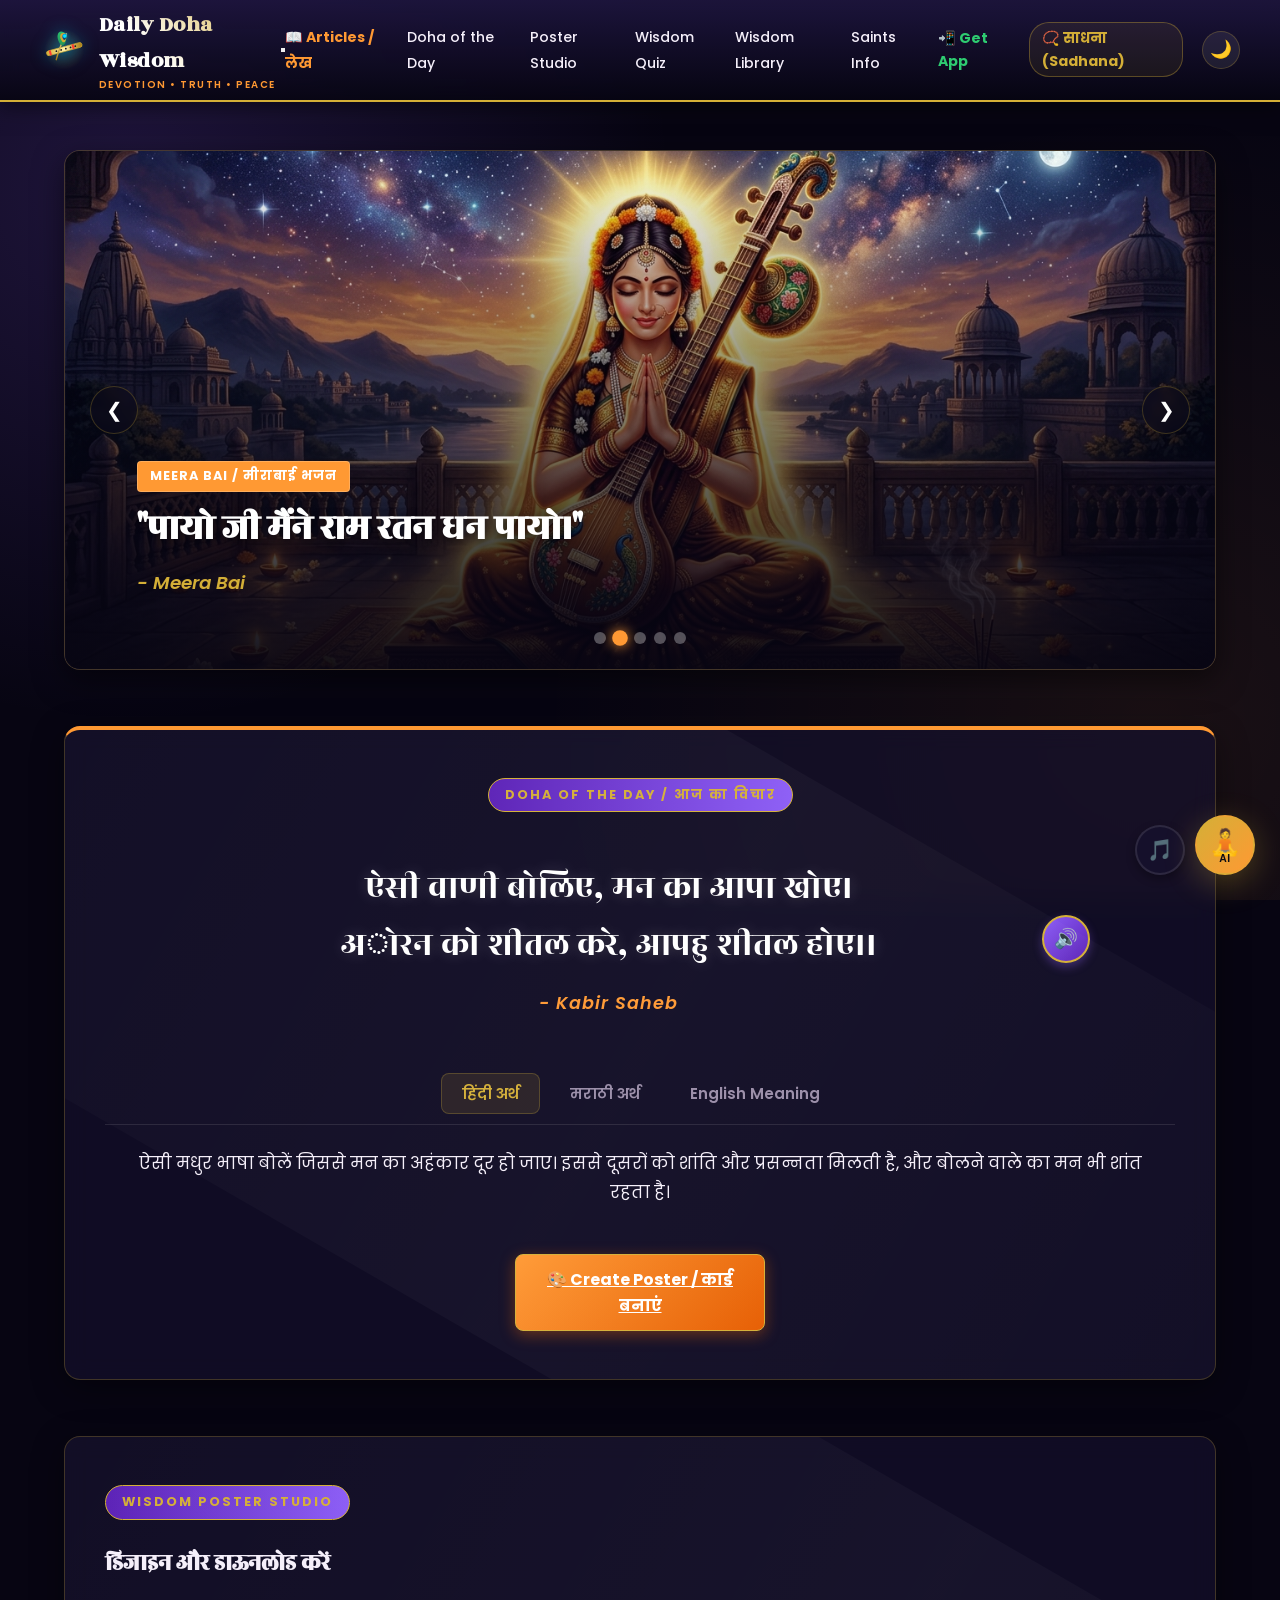
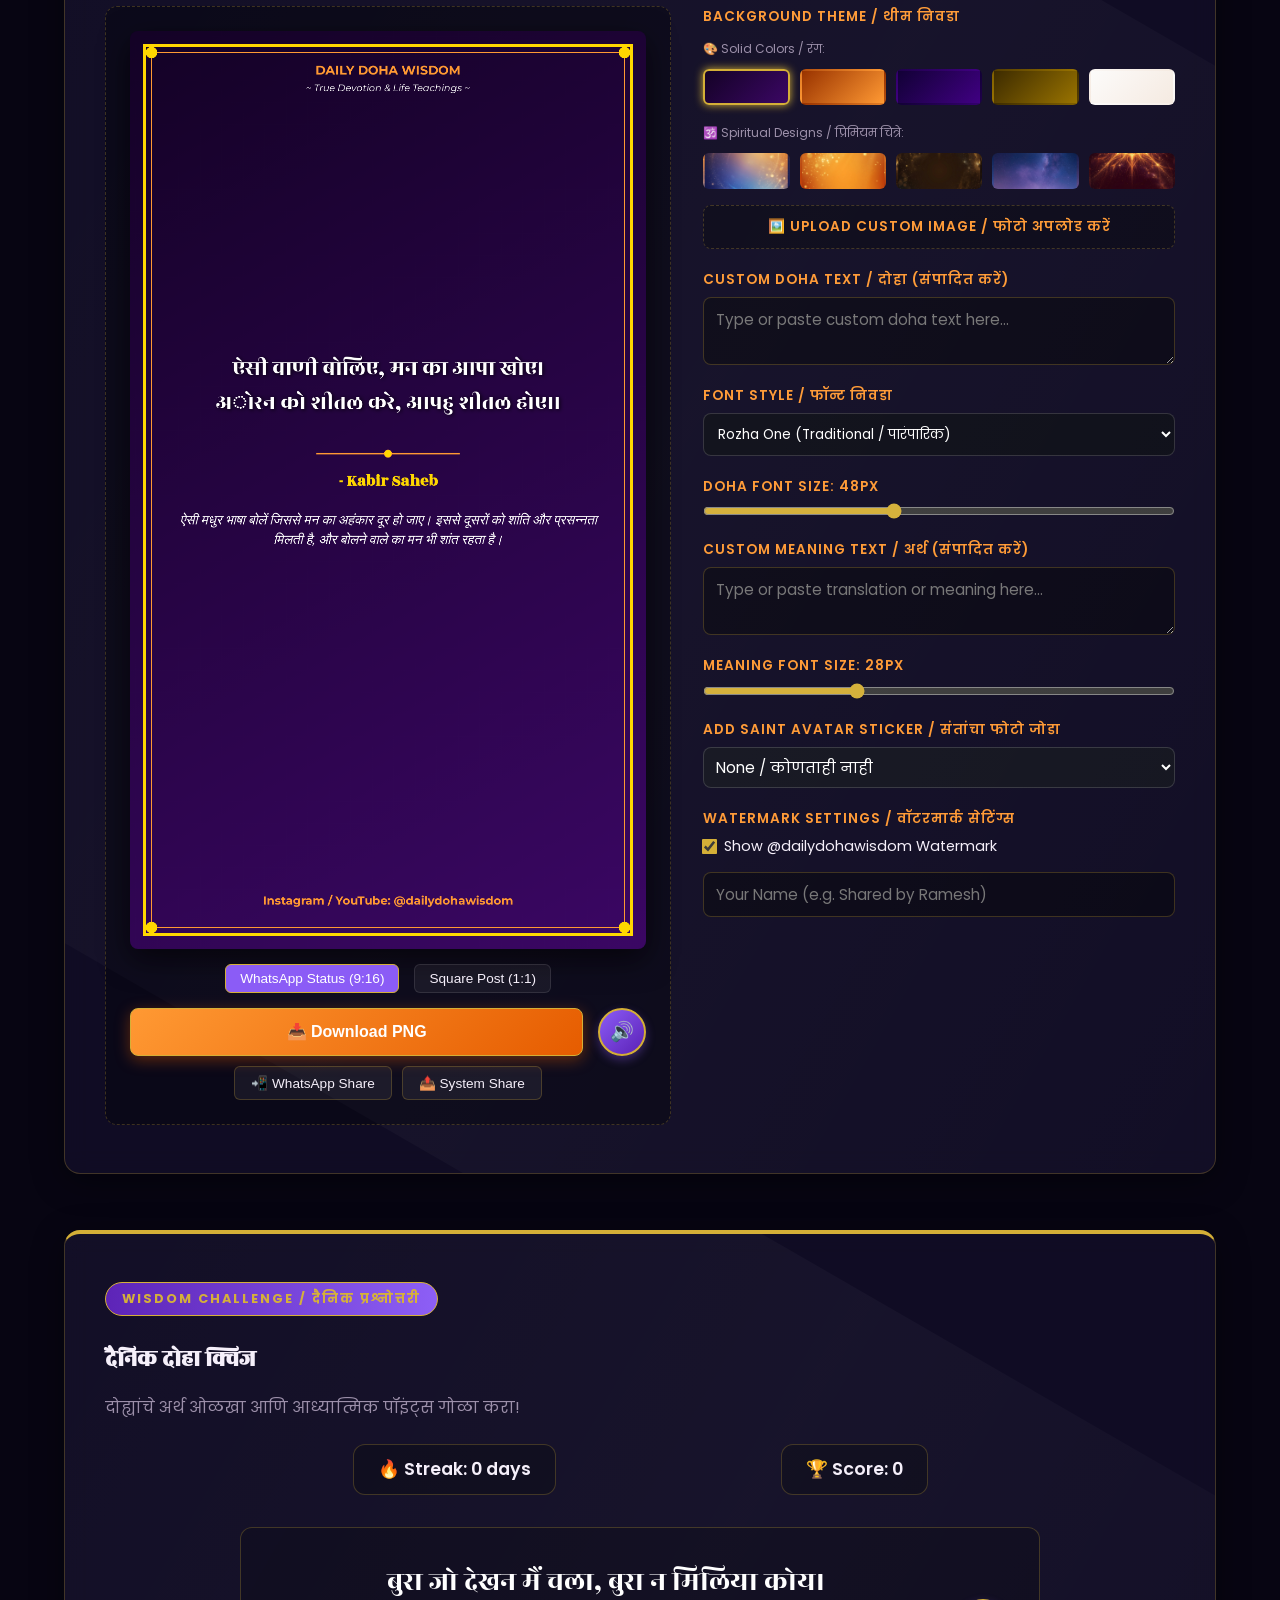
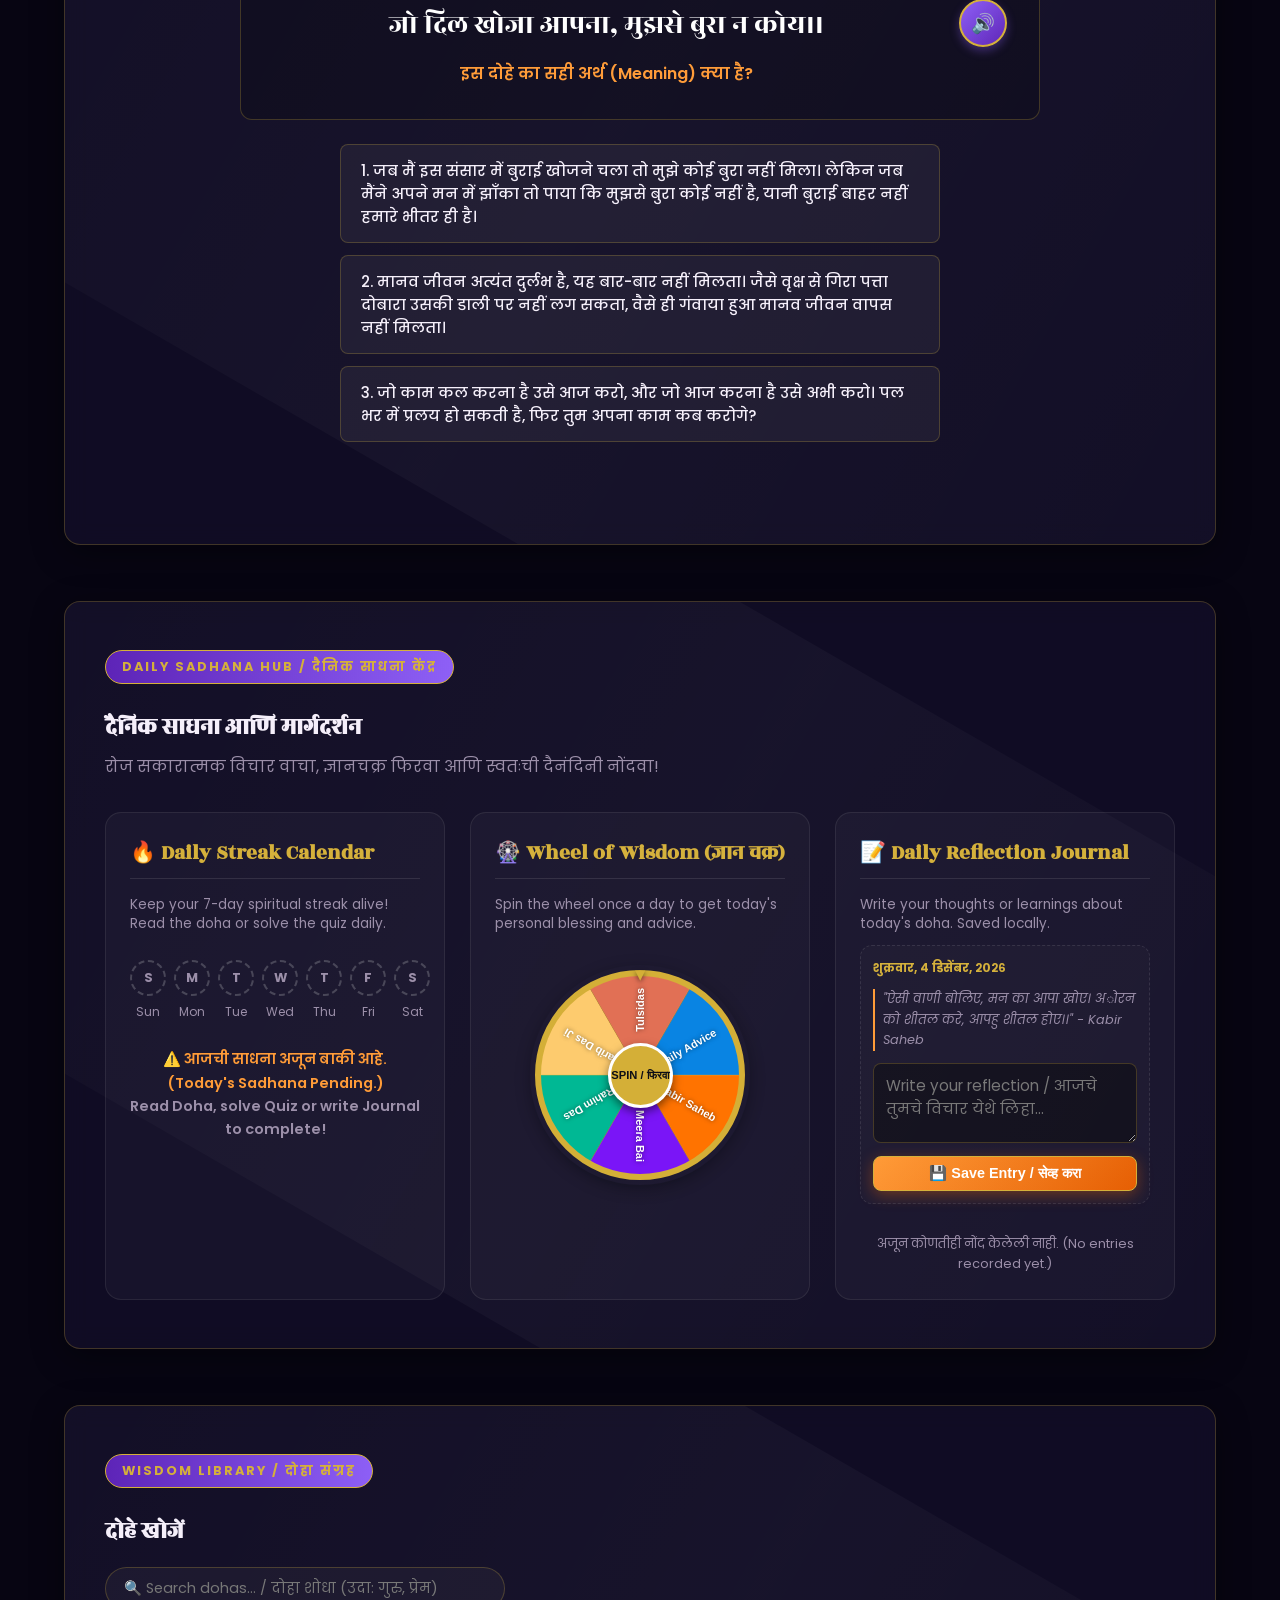
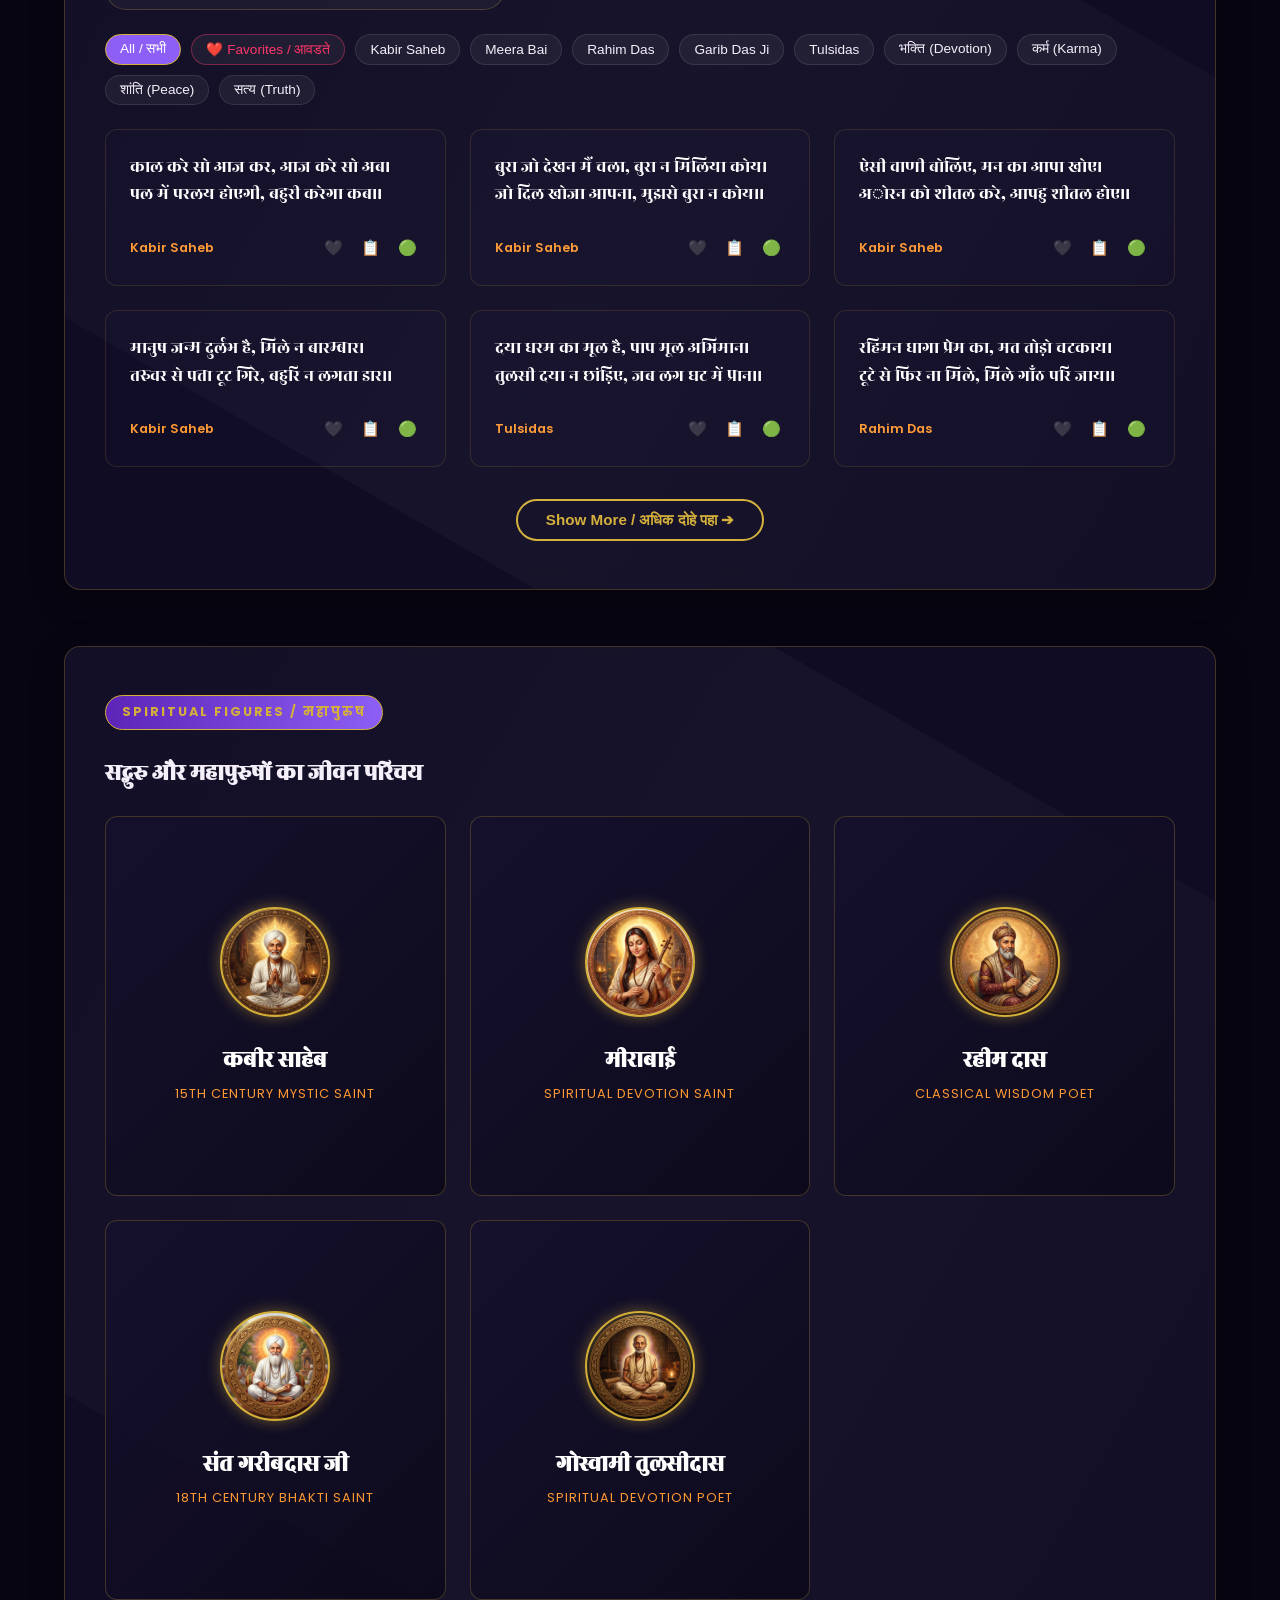
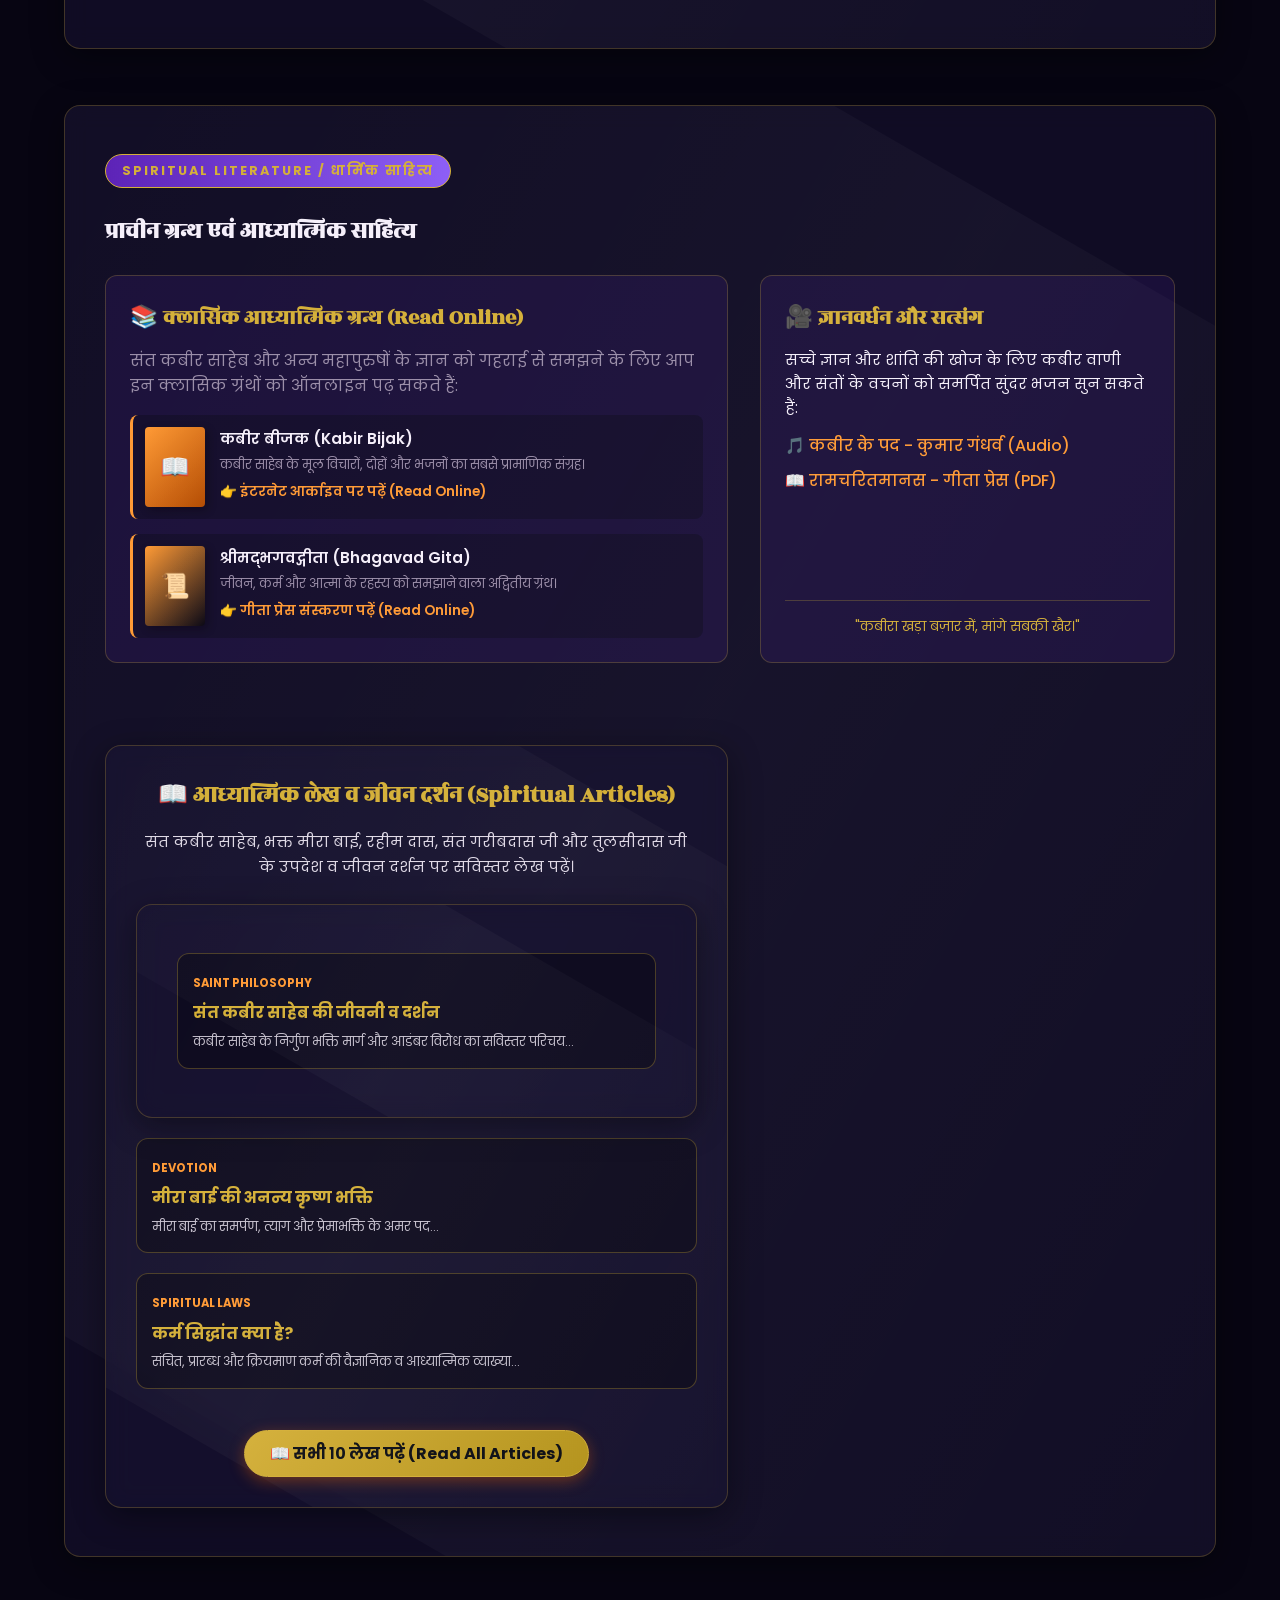
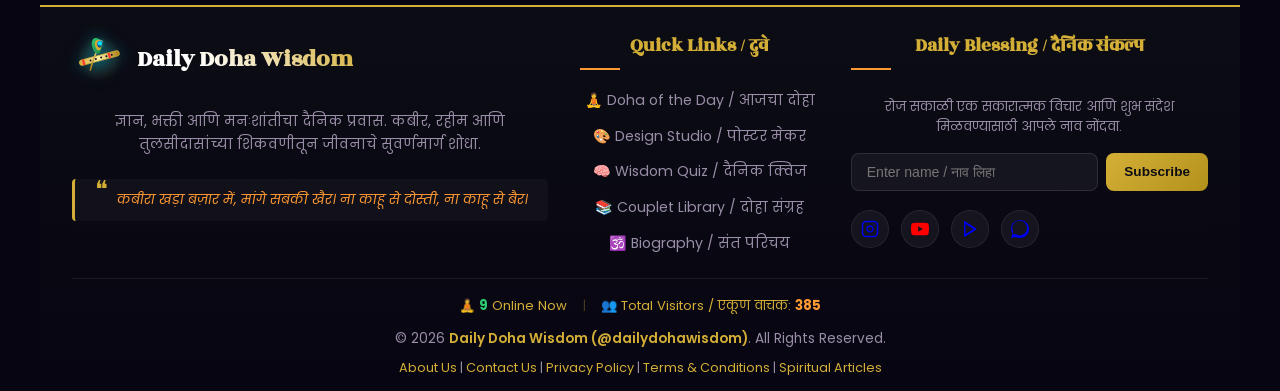
<file: index.html>
<!DOCTYPE html>
<html lang="hi">
<head>
  <meta charset="UTF-8">
  <meta name="viewport" content="width=device-width, initial-scale=1.0">
  <title>Daily Doha Wisdom - Create & Share Spiritual Posters</title>
  
  <!-- Google AdSense -->
  <script async src="https://pagead2.googlesyndication.com/pagead/js/adsbygoogle.js?client=ca-pub-9070993472101439"
     crossorigin="anonymous"></script>
  
  <!-- SEO Meta Tags -->
  <meta name="google-site-verification" content="Vp_AkFOJ0k2g0eWPR95Yq_VDQG2nJeM6YpayG2h6rZU" />
  <meta name="description" content="Explore ancient spiritual wisdom of Sant Kabir Saheb, Meera Bai, Rahim Das, Sant Garib Das Ji, and Tulsidas. Create, customize, and download beautiful status cards.">
  <meta name="keywords" content="Kabir Saheb Dohas, Rahim Ke Dohe, Meera Bai Bhajan, Sant Garib Das Ji, Tulsidas, Daily Doha Wisdom, Status Creator">
  <meta name="robots" content="index, follow">
  
  <!-- Open Graph / Facebook -->
  <meta property="og:type" content="website">
  <meta property="og:title" content="Daily Doha Wisdom - Create & Share Spiritual Posters">
  <meta property="og:description" content="Explore spiritual couplets and generate beautiful WhatsApp status card images instantly.">
  <meta property="og:site_name" content="Daily Doha Wisdom">
  
  <!-- Theme Color for browsers -->
  <meta name="theme-color" content="#8b5cf6">
  
  <!-- Stylesheets -->
  <link rel="stylesheet" href="style.css?v=1.6">
</head>
<body>

  <!-- ======= Header ======= -->
  <header>
    <div class="header-container">
      <a href="#" class="logo-section">
        <svg class="logo-svg" width="55" height="55" viewBox="0 0 120 120" fill="none" xmlns="http://www.w3.org/2000/svg" style="filter: drop-shadow(0 0 8px rgba(0, 168, 204, 0.6));">
          <!-- Soft background glow -->
          <circle cx="60" cy="60" r="50" fill="url(#bgGlow)" opacity="0.25"/>
          
          <!-- The Golden Flute (Diagonal) -->
          <g transform="rotate(-15 60 60)">
            <!-- Flute Body -->
            <rect x="15" y="53" width="90" height="12" rx="6" fill="url(#fluteGold)" stroke="#D4AF37" stroke-width="1.5"/>
            <!-- Flute holes -->
            <circle cx="40" cy="59" r="2.2" fill="#13141f"/>
            <circle cx="52" cy="59" r="2.2" fill="#13141f"/>
            <circle cx="64" cy="59" r="2.2" fill="#13141f"/>
            <circle cx="76" cy="59" r="2.2" fill="#13141f"/>
            <circle cx="88" cy="59" r="2.2" fill="#13141f"/>
            <!-- Red thread wraps -->
            <rect x="22" y="53" width="5" height="12" fill="#FF3B30"/>
            <rect x="80" y="53" width="5" height="12" fill="#FF3B30"/>
          </g>
          
          <!-- Peacock Feather stem -->
          <path d="M40 85C45 65 52 45 65 22" stroke="url(#stemGold)" stroke-width="3.5" stroke-linecap="round"/>
          
          <!-- Feather eye structure -->
          <!-- Outer green vane -->
          <path d="M65 22C48 6 36 22 48 44C53 52 65 58 65 22Z" fill="url(#featherGreen)" opacity="0.95"/>
          <!-- Middle bronze/gold layer -->
          <path d="M65 22C53 14 45 25 53 38C56 44 65 48 65 22Z" fill="url(#featherGold)"/>
          <!-- Inner deep blue eye -->
          <path d="M65 22C57 18 52 27 57 34C59 37 65 40 65 22Z" fill="url(#featherBlue)"/>
          <!-- Center glowing cyan dot -->
          <circle cx="61" cy="27" r="4.5" fill="#00E5FF" filter="drop-shadow(0 0 5px #00E5FF)"/>

          <defs>
            <radialGradient id="bgGlow" cx="50%" cy="50%" r="50%">
              <stop offset="0%" stop-color="#00A8CC"/>
              <stop offset="100%" stop-color="#D4AF37" stop-opacity="0"/>
            </radialGradient>
            <linearGradient id="fluteGold" x1="15" y1="59" x2="105" y2="59" gradientUnits="userSpaceOnUse">
              <stop offset="0%" stop-color="#D4AF37"/>
              <stop offset="50%" stop-color="#FFEFA6"/>
              <stop offset="100%" stop-color="#AA7C11"/>
            </linearGradient>
            <linearGradient id="stemGold" x1="40" y1="85" x2="65" y2="22" gradientUnits="userSpaceOnUse">
              <stop offset="0%" stop-color="#AA7C11"/>
              <stop offset="100%" stop-color="#FFEFA6"/>
            </linearGradient>
            <linearGradient id="featherGreen" x1="40" y1="20" x2="65" y2="55" gradientUnits="userSpaceOnUse">
              <stop offset="0%" stop-color="#2ECC71"/>
              <stop offset="100%" stop-color="#1E824C"/>
            </linearGradient>
            <linearGradient id="featherGold" x1="48" y1="20" x2="65" y2="45" gradientUnits="userSpaceOnUse">
              <stop offset="0%" stop-color="#F39C12"/>
              <stop offset="100%" stop-color="#D4AF37"/>
            </linearGradient>
            <linearGradient id="featherBlue" x1="55" y1="22" x2="65" y2="38" gradientUnits="userSpaceOnUse">
              <stop offset="0%" stop-color="#0055ff"/>
              <stop offset="100%" stop-color="#0d0e15"/>
            </linearGradient>
          </defs>
        </svg>
        <div class="logo-text">
          <h1>Daily Doha Wisdom</h1>
          <p>Devotion • Truth • Peace</p>
        </div>
      </a>
      
      <!-- Hamburger Toggle Button for Mobile -->
      <button class="hamburger-menu" id="hamburgerMenuBtn" aria-label="Toggle Navigation / मेनू">
        <span class="bar"></span>
        <span class="bar"></span>
        <span class="bar"></span>
      </button>

      <ul class="nav-links">
        <li><a href="articles.html" style="color: var(--brand-saffron); font-weight: bold;">📖 Articles / लेख</a></li>
        <li><a href="#featuredSection">Doha of the Day</a></li>
        <li><a href="#posterCreatorSection">Poster Studio</a></li>
        <li><a href="#quizSection">Wisdom Quiz</a></li>
        <li><a href="#librarySection">Wisdom Library</a></li>
        <li><a href="#biographiesSection">Saints Info</a></li>
        <li><a href="https://play.google.com/store/apps/details?id=com.apotgante.satsahib" target="_blank" style="color: #2ecc71; font-weight: bold; display: flex; align-items: center; gap: 4px;">📲 Get App</a></li>
        <li><a href="#" id="openSadhanaNavBtn" style="color: var(--brand-gold); font-weight: bold; border: 1px solid rgba(212,175,55,0.35); border-radius: 20px; padding: 4px 12px; background: rgba(212,175,55,0.08); display: flex; align-items: center; gap: 4px;">📿 साधना (Sadhana)</a></li>
        <!-- Dark / Light mode toggle button -->
        <li>
          <button id="themeToggleBtn" class="theme-toggle-btn" title="Toggle Light/Dark Theme">
            🌙
          </button>
        </li>
      </ul>
    </div>
  </header>

  <!-- ======= Main Content ======= -->
  <main>
    
    <!-- 0. Auto-playing Hero Slider (Spiritual Carousels) -->
    <section id="heroSliderSection" class="glass-panel hero-slider-section">
      <div class="slider-container">
        <div class="slider-track" id="sliderTrack">
          <!-- Slide 1: Kabir Saheb -->
          <div class="slide" style="background-image: url('assets/kabir_banner.jpg');">
            <div class="slide-content">
              <span class="slide-tag">Kabir Saheb / कबीर वाणी</span>
              <h2 class="slide-quote">"काल करे सो आज कर, आज करे सो अब।"</h2>
              <p class="slide-author">- Sant Kabir Saheb</p>
            </div>
          </div>
          <!-- Slide 2: Meera Bai -->
          <div class="slide" style="background-image: url('assets/meera_banner.jpg');">
            <div class="slide-content">
              <span class="slide-tag">Meera Bai / मीराबाई भजन</span>
              <h2 class="slide-quote">"पायो जी मैंने राम रतन धन पायो।"</h2>
              <p class="slide-author">- Meera Bai</p>
            </div>
          </div>
          <!-- Slide 3: Rahim Das -->
          <div class="slide" style="background-image: url('assets/rahim_banner.jpg');">
            <div class="slide-content">
              <span class="slide-tag">Rahim Das / रहीम के दोहे</span>
              <h2 class="slide-quote">"रहिमन धागा प्रेम का, मत तोड़ो चटकाय।"</h2>
              <p class="slide-author">- Rahim Das</p>
            </div>
          </div>
          <!-- Slide 4: Garib Das Ji -->
          <div class="slide" style="background-image: url('assets/garibdas_banner.jpg');">
            <div class="slide-content">
              <span class="slide-tag">Garib Das Ji / गरीबदास वाणी</span>
              <h2 class="slide-quote">"गरीब, अनभै वाणी कबीर की, काया करहु कबीर।"</h2>
              <p class="slide-author">- Sant Garib Das Ji</p>
            </div>
          </div>
          <!-- Slide 5: Tulsidas -->
          <div class="slide" style="background-image: url('assets/tulsi_banner.jpg');">
            <div class="slide-content">
              <span class="slide-tag">Tulsidas / तुलसीदास दोहे</span>
              <h2 class="slide-quote">"दया धरम का मूल है, पाप मूल अभिमान।"</h2>
              <p class="slide-author">- Goswami Tulsidas</p>
            </div>
          </div>
        </div>
        
        <!-- Navigation arrows -->
        <button class="slider-arrow prev" id="sliderPrev">❮</button>
        <button class="slider-arrow next" id="sliderNext">❯</button>
        
        <!-- Navigation dots -->
        <div class="slider-dots" id="sliderDots">
          <button class="slider-dot active" data-index="0"></button>
          <button class="slider-dot" data-index="1"></button>
          <button class="slider-dot" data-index="2"></button>
          <button class="slider-dot" data-index="3"></button>
          <button class="slider-dot" data-index="4"></button>
        </div>
      </div>
    </section>

    <!-- 1. Doha of the Day / Featured Hero Card -->
    <section id="featuredSection" class="glass-panel featured-section">
      <span class="section-label">Doha of the Day / आज का विचार</span>
      
      <div class="doha-display-container">
        <div class="doha-display-box">
          <blockquote id="featuredDohaText" class="doha-text">
            Loading spiritual couplet...
          </blockquote>
          <cite id="featuredDohaAuthor" class="doha-author">
            - Loading...
          </cite>
        </div>
        
        <!-- Speaker Voiceover button -->
        <button id="speakFeaturedDohaBtn" class="speak-btn" title="Listen to Doha / दोहा सुनें 🔊">
          🔊
        </button>
      </div>

      <!-- Tab Switchers for Meaning -->
      <div class="translation-tabs">
        <button class="tab-btn active" data-tab="hi">हिंदी अर्थ</button>
        <button class="tab-btn" data-tab="mr">मराठी अर्थ</button>
        <button class="tab-btn" data-tab="en">English Meaning</button>
      </div>

      <div class="translation-content-box">
        <p id="translationText">Select a translation tab to view the couplet meaning.</p>
      </div>
      
      <a href="#posterCreatorSection" class="action-btn" style="margin: 1.5rem auto 0 auto; max-width: 250px;">
        🎨 Create Poster / कार्ड बनाएं
      </a>
    </section>

    <!-- 2. Poster Creator Studio (The main interactive generator) -->
    <section id="posterCreatorSection" class="glass-panel">
      <span class="section-label">Wisdom Poster Studio</span>
      <h2 style="margin-bottom: 1.5rem; font-family: var(--font-header);">डिजाइन और डाऊनलोड करें</h2>
      
      <div class="studio-layout">
        
        <!-- Left: Canvas Preview -->
        <div class="canvas-preview-container">
          <canvas id="posterCanvas"></canvas>
          
          <div class="aspect-controls">
            <button class="aspect-btn active" data-aspect="9_16">WhatsApp Status (9:16)</button>
            <button class="aspect-btn" data-aspect="1_1">Square Post (1:1)</button>
          </div>
          
          <div style="display: flex; gap: 15px; margin-top: 15px; width: 100%;">
            <button id="downloadPosterBtn" class="action-btn" style="flex: 1; margin-top: 0;">
              📥 Download PNG
            </button>
            <button id="speakPosterDohaBtn" class="speak-btn" title="Listen to Editor Doha 🔊">
              🔊
            </button>
          </div>

          <!-- Direct Sharing Options -->
          <div class="sharing-container">
            <button id="shareWhatsAppBtn" class="share-btn">📲 WhatsApp Share</button>
            <button id="shareGeneralBtn" class="share-btn">📤 System Share</button>
          </div>
        </div>
        
        <!-- Right: Editor Controls -->
        <div class="editor-controls">
          
          <!-- Presets Background themes -->
          <div class="control-group">
            <label>Background Theme / थीम निवडा</label>
            <div style="font-size: 0.75rem; color: var(--text-muted); margin-bottom: 5px; margin-top: 5px;">🎨 Solid Colors / रंग:</div>
            <div id="presetGradientsPicker" class="preset-grid" style="margin-bottom: 12px;">
              <!-- Rendered via JS -->
            </div>
            <div style="font-size: 0.75rem; color: var(--text-muted); margin-bottom: 5px;">🕉️ Spiritual Designs / प्रिमियम चित्रे:</div>
            <div id="presetImagesPicker" class="preset-grid">
              <!-- Rendered via JS -->
            </div>
            
            <!-- Custom Image Background upload -->
            <div style="margin-top: 10px; display: flex; flex-direction: column; gap: 8px;">
              <label for="customBgUpload" class="custom-file-upload">
                🖼️ Upload Custom Image / फोटो अपलोड करें
              </label>
              <input type="file" id="customBgUpload" accept="image/*" style="display: none;">
              
              <div id="tintControls" style="display: none; flex-direction: column; gap: 4px;">
                <label id="bgOpacityLabel" style="font-size: 0.75rem;">Tint Overlay Opacity: 40%</label>
                <input type="range" id="bgOpacityRange" min="0" max="90" value="40" style="accent-color: var(--brand-gold);">
              </div>
            </div>
          </div>
          
          <!-- Custom Doha Text -->
          <div class="control-group">
            <label>Custom Doha text / दोहा (संपादित करें)</label>
            <textarea id="customDohaInput" class="editor-textarea" placeholder="Type or paste custom doha text here..."></textarea>
          </div>

          <!-- Font Style Selection -->
          <div class="control-group">
            <label>Font Style / फॉन्ट निवडा</label>
            <select id="posterFontSelect" class="editor-input" style="width: 100%; border: 1px solid rgba(255,255,255,0.15); background: rgba(13, 14, 21, 0.8); color: #ffffff; padding: 10px; border-radius: 8px; outline: none; cursor: pointer; font-size: 0.85rem;">
              <option value="'Rozha One', serif">Rozha One (Traditional / पारंपारिक)</option>
              <option value="'Yatra One', cursive">Yatra One (Calligraphy / कॅलिग्राफी)</option>
              <option value="'Laila', sans-serif">Laila (Soft Script / सोपे लेख)</option>
              <option value="'Poppins', sans-serif">Poppins (Modern Clean / आधुनिक)</option>
            </select>
          </div>

          <!-- Font Size Adjust for Doha -->
          <div class="control-group">
            <label>Doha Font Size: <span id="dohaFontSizeVal">48px</span></label>
            <div class="font-size-adjust">
              <input type="range" id="dohaFontSize" min="30" max="75" value="48">
            </div>
          </div>
          
          <!-- Custom Translation Text -->
          <div class="control-group">
            <label>Custom Meaning text / अर्थ (संपादित करें)</label>
            <textarea id="customTransInput" class="editor-textarea" placeholder="Type or paste translation or meaning here..."></textarea>
          </div>

          <!-- Font Size Adjust for Translation -->
          <div class="control-group">
            <label>Meaning Font Size: <span id="transFontSizeVal">28px</span></label>
            <div class="font-size-adjust">
              <input type="range" id="transFontSize" min="20" max="45" value="28">
            </div>
          </div>
          <!-- Saint Sticker Settings -->
          <div class="control-group">
            <label>Add Saint Avatar Sticker / संतांचा फोटो जोडा</label>
            <select id="saintStickerSelect" class="editor-input" style="width: 100%; border: 1px solid rgba(255,255,255,0.15); background: #13141f; color: #ffffff; padding: 8px; border-radius: 8px;">
              <option value="none">None / कोणताही नाही</option>
              <option value="Kabir Saheb">Kabir Saheb / संत कबीर</option>
              <option value="Meera Bai">Meera Bai / मीराबाई</option>
              <option value="Rahim Das">Rahim Das / रहीम दास</option>
              <option value="Garib Das Ji">Garib Das Ji / गरीबदास जी</option>
              <option value="Tulsidas">Tulsidas / गोस्वामी तुलसीदास</option>
            </select>
          </div>

          <!-- Custom Watermark Controls -->
          <div class="control-group">
            <label>Watermark Settings / वॉटरमार्क सेटिंग्स</label>
            <div style="display: flex; align-items: center; gap: 8px; margin-bottom: 8px;">
              <input type="checkbox" id="toggleWatermark" checked style="accent-color: var(--brand-gold); scale: 1.2;">
              <span style="font-size: 0.9rem;">Show @dailydohawisdom Watermark</span>
            </div>
            <input type="text" id="watermarkText" class="editor-input" placeholder="Your Name (e.g. Shared by Ramesh)">
          </div>
          
        </div>
        
      </div>
    </section>

    <!-- 2. Daily Wisdom Challenge (Quiz) Section -->
    <section id="quizSection" class="glass-panel quiz-section">
      <span class="section-label">Wisdom Challenge / दैनिक प्रश्नोत्तरी</span>
      <h2 style="margin-bottom: 1rem; font-family: var(--font-header);">दैनिक दोहा क्विज</h2>
      <p style="margin-bottom: 1.5rem; color: var(--text-muted);">दोह्यांचे अर्थ ओळखा आणि आध्यात्मिक पॉइंट्स गोळा करा!</p>
      
      <div class="quiz-container">
        <div class="quiz-stats">
          <div class="quiz-stat-card">🔥 Streak: <span id="quizStreak">0</span> days</div>
          <div class="quiz-stat-card">🏆 Score: <span id="quizScore">0</span></div>
        </div>
        
        <div class="quiz-question-box" style="display: flex; align-items: center; justify-content: center; gap: 20px; text-align: left;">
          <div style="flex-grow: 1; text-align: center;">
            <blockquote id="quizQuestionText" class="quiz-question-doha">
              Loading question...
            </blockquote>
            <p style="margin-top: 15px; font-weight: 600; color: var(--brand-saffron);">इस दोहे का सही अर्थ (Meaning) क्या है?</p>
          </div>
          <!-- Quiz Speaker Button -->
          <button id="speakQuizDohaBtn" class="speak-btn" title="Listen to Quiz Doha / दोहा सुनें 🔊" style="margin-top: 0;">
            🔊
          </button>
        </div>
        
        <div class="quiz-options-list" id="quizOptionsList">
          <!-- Options rendered via JS -->
        </div>
        
        <div id="quizFeedback" class="quiz-feedback-box"></div>
        
        <button id="nextQuizBtn" class="action-btn" style="margin: 1.5rem auto 0 auto; display: none;">
          Next Challenge / अगला प्रश्न ➔
        </button>
      </div>
    </section>
    <!-- 2.7 Daily Sadhana Hub (Engagement Features) -->
    <section id="sadhanaHubSection" class="glass-panel engagement-section">
      <span class="section-label">Daily Sadhana Hub / दैनिक साधना केंद्र</span>
      <h2 style="margin-bottom: 0.5rem; font-family: var(--font-header);">दैनिक साधना आणि मार्गदर्शन</h2>
      <p style="margin-bottom: 2rem; color: var(--text-muted);">रोज सकारात्मक विचार वाचा, ज्ञानचक्र फिरवा आणि स्वतःची दैनंदिनी नोंदवा!</p>
      
      <div class="engagement-grid">
        <!-- 1. Daily Streak Tracker Card -->
        <div class="engagement-card streak-tracker-card">
          <h3>🔥 Daily Streak Calendar</h3>
          <p class="card-desc">Keep your 7-day spiritual streak alive! Read the doha or solve the quiz daily.</p>
          <div class="streak-calendar-grid" id="streakCalendarGrid">
            <!-- 7 Days slots rendered via JS -->
          </div>
          <div class="streak-status-text" id="streakStatusText">
            Loading your streak calendar...
          </div>
        </div>

        <!-- 2. Doha Wheel of Wisdom Card -->
        <div class="engagement-card wheel-card">
          <h3>🎡 Wheel of Wisdom (ज्ञान चक्र)</h3>
          <p class="card-desc">Spin the wheel once a day to get today's personal blessing and advice.</p>
          <div class="wheel-outer-container">
            <div class="wheel-pointer">▼</div>
            <canvas id="wheelCanvas" width="220" height="220" style="transition: transform 4s cubic-bezier(0.15, 0.85, 0.15, 1); border-radius: 50%; box-shadow: 0 4px 15px rgba(0,0,0,0.3);"></canvas>
            <button id="spinWheelBtn" class="spin-btn">SPIN / फिरवा</button>
          </div>
          <div id="wheelResultBox" class="wheel-result-box" style="display: none;">
            <div class="result-card">
              <span class="result-author" id="wheelResultAuthor">Author</span>
              <p class="result-quote" id="wheelResultQuote">Quote</p>
              <p class="result-advice" id="wheelResultAdvice">Advice</p>
              <button id="useInStudioBtn" class="action-btn text-btn" style="margin-top: 10px; font-size: 0.85rem; padding: 6px 12px; max-width: 150px; margin: 10px auto 0 auto;">🎨 Use in Editor</button>
            </div>
          </div>
        </div>

        <!-- 3. Daily Reflection Journal Card -->
        <div class="engagement-card journal-card">
          <h3>📝 Daily Reflection Journal</h3>
          <p class="card-desc">Write your thoughts or learnings about today's doha. Saved locally.</p>
          <div class="journal-editor-box">
            <span class="journal-date" id="journalDateLabel">Today</span>
            <blockquote class="journal-doha-ref" id="journalDohaRef">
              "Loading today's doha..."
            </blockquote>
            <textarea id="journalTextInput" class="editor-textarea" style="min-height: 80px;" placeholder="Write your reflection / आजचे तुमचे विचार येथे लिहा..."></textarea>
            <button id="saveJournalBtn" class="action-btn" style="margin-top: 10px; font-size: 0.9rem; padding: 8px 16px; margin-top: 5px;">💾 Save Entry / सेव्ह करा</button>
          </div>
          <div class="journal-saved-list" id="journalSavedList">
            <!-- List of past journal entries rendered via JS -->
          </div>
        </div>
      </div>
    </section>
    <!-- 3. Doha Library Section -->
    <section id="librarySection" class="glass-panel">
      <span class="section-label">Wisdom Library / दोहा संग्रह</span>
      <h2 style="margin-bottom: 1rem; font-family: var(--font-header);">दोहे खोजें</h2>
      <!-- Realtime Search bar -->
      <div class="library-search-box" style="margin-bottom: 1.5rem; max-width: 400px; width: 100%;">
        <input type="text" id="librarySearchInput" placeholder="🔍 Search dohas... / दोहा शोधा (उदा: गुरु, प्रेम)" style="width: 100%; padding: 10px 18px; background: rgba(255, 255, 255, 0.04); border: 1px solid var(--border-gold); border-radius: 30px; color: #ffffff; outline: none; font-size: 0.9rem; font-family: var(--font-sans); transition: all 0.3s ease;">
      </div>
      
      <!-- Filter Chips -->
      <div class="library-filters">
        <button class="filter-chip active" data-filter="all">All / सभी</button>
        <button class="filter-chip" data-filter="favorites" style="border-color: rgba(255, 51, 102, 0.4); color: #ff3366;">❤️ Favorites / आवडते</button>
        <button class="filter-chip" data-filter="Kabir Saheb">Kabir Saheb</button>
        <button class="filter-chip" data-filter="Meera Bai">Meera Bai</button>
        <button class="filter-chip" data-filter="Rahim Das">Rahim Das</button>
        <button class="filter-chip" data-filter="Garib Das Ji">Garib Das Ji</button>
        <button class="filter-chip" data-filter="Tulsidas">Tulsidas</button>
        <button class="filter-chip" data-filter="devotion">भक्ति (Devotion)</button>
        <button class="filter-chip" data-filter="karma">कर्म (Karma)</button>
        <button class="filter-chip" data-filter="peace">शांति (Peace)</button>
        <button class="filter-chip" data-filter="truth">सत्य (Truth)</button>
      </div>

      <!-- Library Grid -->
      <div id="libraryGrid" class="library-grid">
        <!-- Rendered dynamically via JS -->
      </div>
      
      <div id="libraryShowMoreContainer" style="text-align: center; margin-top: 2rem;"></div>
    </section>

    <!-- 4. Biographies Flip Grid -->
    <section id="biographiesSection" class="glass-panel">
      <span class="section-label">Spiritual Figures / महापुरुष</span>
      <h2 style="margin-bottom: 1.5rem; font-family: var(--font-header);">सद्गुरु और महापुरुषों का जीवन परिचय</h2>
      
      <div class="saints-grid">
        <!-- Saint 1: Kabir Saheb -->
        <div class="saint-card">
          <div class="saint-card-inner">
            <div class="saint-front">
              <div class="saint-avatar" style="background-image: url('assets/kabir_avatar.jpg'); background-size: cover; background-position: center;"></div>
              <h3 class="saint-name">कबीर साहेब</h3>
              <p class="saint-title">15th Century Mystic Saint</p>
            </div>
            <div class="saint-back">
              <h4>कबीर साहेब की शिक्षा</h4>
              <p>कबीर साहेब ने अपने दोहों और साखियों के माध्यम से समाज में फैले पाखंडों और कुरीतियों का खंडन किया। उन्होंने ईश्वर की सच्ची भक्ति, शाकाहार, और दया पर बल दिया। उनका ज्ञान आज भी संसार का मार्गदर्शन कर रहा है।</p>
            </div>
          </div>
        </div>

        <!-- Saint 2: Meera Bai -->
        <div class="saint-card">
          <div class="saint-card-inner">
            <div class="saint-front">
              <div class="saint-avatar" style="background-image: url('assets/meera_avatar.jpg'); background-size: cover; background-position: center;"></div>
              <h3 class="saint-name">मीराबाई</h3>
              <p class="saint-title">Spiritual Devotion Saint</p>
            </div>
            <div class="saint-back">
              <h4>मीराबाई की भक्ति</h4>
              <p>श्रीकृष्ण की अनन्य भक्त मीराबाई ने प्रेम और समर्पण को ही सच्ची भक्ति माना। उनके मधुर भजन मन की पवित्रता, त्याग और ईश्वर के प्रति पूर्ण आत्मसमर्पण की सुंदर अभिव्यक्ति हैं।</p>
            </div>
          </div>
        </div>

        <!-- Saint 3: Rahim Das -->
        <div class="saint-card">
          <div class="saint-card-inner">
            <div class="saint-front">
              <div class="saint-avatar" style="background-image: url('assets/rahim_avatar.jpg'); background-size: cover; background-position: center;"></div>
              <h3 class="saint-name">रहीम दास</h3>
              <p class="saint-title">Classical Wisdom Poet</p>
            </div>
            <div class="saint-back">
              <h4>रहीम दास के दोहे</h4>
              <p>रहीम दास जी अपने नीतिपरक दोहों के लिए प्रसिद्ध हैं। उनके दोहों में सांसारिक व्यवहार, मानवीय संबंध, उदारता और नीति की गहरी बातें बहुत ही सरल रूप में समझाई गई हैं।</p>
            </div>
          </div>
        </div>

        <!-- Saint 4: Garib Das Ji -->
        <div class="saint-card">
          <div class="saint-card-inner">
            <div class="saint-front">
              <div class="saint-avatar" style="background-image: url('assets/garibdas_avatar.jpg'); background-size: cover; background-position: center;"></div>
              <h3 class="saint-name">संत गरीबदास जी</h3>
              <p class="saint-title">18th Century Bhakti Saint</p>
            </div>
            <div class="saint-back">
              <h4>गरीबदास जी की शिक्षा</h4>
              <p>हरियाणा के प्रसिद्ध संत गरीबदास जी ने कबीर साहेब को अपना आराध्य देव मानकर उनकी वाणी का प्रचार किया। उन्होंने 'आदरणीय गरीबदास जी की ग्रन्थ साहब' की रचना की, जो सच्ची भक्ति और मोक्ष प्राप्ति का मार्ग बताती है।</p>
            </div>
          </div>
        </div>

        <!-- Saint 5: Tulsidas -->
        <div class="saint-card">
          <div class="saint-card-inner">
            <div class="saint-front">
              <div class="saint-avatar" style="background-image: url('assets/tulsi_avatar.jpg'); background-size: cover; background-position: center;"></div>
              <h3 class="saint-name">गोस्वामी तुलसीदास</h3>
              <p class="saint-title">Spiritual Devotion Poet</p>
            </div>
            <div class="saint-back">
              <h4>तुलसीदास की शिक्षा</h4>
              <p>रामचरितमानस के रचयिता तुलसीदास जी ने मर्यादा, विनम्रता, परोपकार और भक्ति मार्ग का प्रचार किया। उनके दोहे व्यक्ति को नैतिक मूल्य और पारिवारिक मर्यादाओं की सीख देते हैं।</p>
            </div>
          </div>
        </div>
      </div>
    </section>

    <!-- 5. Publications & Resources Section -->
    <section id="publicationsSection" class="glass-panel section-tab-content">
      <span class="section-label">Spiritual Literature / धार्मिक साहित्य</span>
      <h2 style="margin-bottom: 1.5rem; font-family: var(--font-header);">प्राचीन ग्रन्थ एवं आध्यात्मिक साहित्य</h2>
      
      <div class="resources-grid">
        <div class="resource-card">
          <h3>📚 क्लासिक आध्यात्मिक ग्रन्थ (Read Online)</h3>
          <p style="margin-bottom: 1rem; color: var(--text-muted);">संत कबीर साहेब और अन्य महापुरुषों के ज्ञान को गहराई से समझने के लिए आप इन क्लासिक ग्रंथों को ऑनलाइन पढ़ सकते हैं:</p>
          
          <div class="book-item">
            <div class="book-cover-mock">📖</div>
            <div class="book-info">
              <h4>कबीर बीजक (Kabir Bijak)</h4>
              <p>कबीर साहेब के मूल विचारों, दोहों और भजनों का सबसे प्रामाणिक संग्रह।</p>
              <a href="https://archive.org/details/bijakofkabir00kabi" target="_blank" class="book-link">👉 इंटरनेट आर्काइव पर पढ़ें (Read Online)</a>
            </div>
          </div>

          <div class="book-item">
            <div class="book-cover-mock" style="background: linear-gradient(135deg, var(--brand-saffron) 0%, var(--bg-dark) 100%);">📜</div>
            <div class="book-info">
              <h4>श्रीमद्भगवद्गीता (Bhagavad Gita)</h4>
              <p>जीवन, कर्म और आत्मा के रहस्य को समझाने वाला अद्वितीय ग्रंथ।</p>
              <a href="https://archive.org/details/gita-press-gita-sadhak-sanjivani-hindi" target="_blank" class="book-link">👉 गीता प्रेस संस्करण पढ़ें (Read Online)</a>
            </div>
          </div>
        </div>

        <div class="resource-card" style="display: flex; flex-direction: column; justify-content: space-between;">
          <div>
            <h3>🎥 ज्ञानवर्धन और सत्संग</h3>
            <p style="margin-bottom: 12px; font-size: 0.95rem;">सच्चे ज्ञान और शांति की खोज के लिए कबीर वाणी और संतों के वचनों को समर्पित सुंदर भजन सुन सकते हैं:</p>
            <ul style="list-style: none; display: flex; flex-direction: column; gap: 10px;">
              <li>🎵 <a href="https://archive.org/details/KabirKeDohe-KumarGandarva" target="_blank" style="color: var(--brand-saffron); text-decoration: none; font-weight: 500;">कबीर के पद - कुमार गंधर्व (Audio)</a></li>
              <li>📖 <a href="https://archive.org/details/ramacharitamanasa_gita_press" target="_blank" style="color: var(--brand-saffron); text-decoration: none; font-weight: 500;">रामचरितमानस - गीता प्रेस (PDF)</a></li>
            </ul>
          </div>
          <div style="border-top: 1px solid var(--border-gold); padding-top: 15px; margin-top: 15px; text-align: center;">
            <p style="font-size: 0.85rem; color: var(--brand-gold);">"कबीरा खड़ा बज़ार में, मांगे सबकी खैर।"</p>
          </div>
        </div>
    <!-- ======= Articles Showcase Section ======= -->
    <section class="section-container" id="articlesShowcaseSection" style="margin-top: 50px;">
      <div class="glass-panel" style="padding: 30px; border-radius: 16px; border: 1px solid var(--border-gold); text-align: center;">
        <h2 style="margin-bottom: 1rem; font-family: var(--font-header); color: var(--brand-gold);">📖 आध्यात्मिक लेख व जीवन दर्शन (Spiritual Articles)</h2>
        <p style="font-size: 0.95rem; color: var(--text-cream); margin-bottom: 25px; opacity: 0.9;">
          संत कबीर साहेब, भक्त मीरा बाई, रहीम दास, संत गरीबदास जी और तुलसीदास जी के उपदेश व जीवन दर्शन पर सविस्तर लेख पढ़ें।
        </p>

        <div style="display: grid; grid-template-columns: repeat(auto-fit, minmax(280px, 1fr)); gap: 20px; text-align: left; margin-bottom: 25px;">
          <a href="articles.html?id=kabir-saheb-life-and-teachings" style="text-decoration: none;" class="glass-panel">
            <div style="padding: 15px; border: 1px solid rgba(212,175,55,0.3); border-radius: 12px; background: rgba(0,0,0,0.3);">
              <span style="font-size: 0.72rem; color: var(--brand-saffron); font-weight: bold;">SAINT PHILOSOPHY</span>
              <h3 style="font-size: 1rem; color: var(--brand-gold); margin: 6px 0;">संत कबीर साहेब की जीवनी व दर्शन</h3>
              <p style="font-size: 0.8rem; color: var(--text-cream); opacity: 0.8;">कबीर साहेब के निर्गुण भक्ति मार्ग और आडंबर विरोध का सविस्तर परिचय...</p>
            </div>
          </a>
          <a href="articles.html?id=meera-bai-krishna-bhakti" style="text-decoration: none;">
            <div style="padding: 15px; border: 1px solid rgba(212,175,55,0.3); border-radius: 12px; background: rgba(0,0,0,0.3);">
              <span style="font-size: 0.72rem; color: var(--brand-saffron); font-weight: bold;">DEVOTION</span>
              <h3 style="font-size: 1rem; color: var(--brand-gold); margin: 6px 0;">मीरा बाई की अनन्य कृष्ण भक्ति</h3>
              <p style="font-size: 0.8rem; color: var(--text-cream); opacity: 0.8;">मीरा बाई का समर्पण, त्याग और प्रेमाभक्ति के अमर पद...</p>
            </div>
          </a>
          <a href="articles.html?id=law-of-karma-explained" style="text-decoration: none;">
            <div style="padding: 15px; border: 1px solid rgba(212,175,55,0.3); border-radius: 12px; background: rgba(0,0,0,0.3);">
              <span style="font-size: 0.72rem; color: var(--brand-saffron); font-weight: bold;">SPIRITUAL LAWS</span>
              <h3 style="font-size: 1rem; color: var(--brand-gold); margin: 6px 0;">कर्म सिद्धांत क्या है?</h3>
              <p style="font-size: 0.8rem; color: var(--text-cream); opacity: 0.8;">संचित, प्रारब्ध और क्रियमाण कर्म की वैज्ञानिक व आध्यात्मिक व्याख्या...</p>
            </div>
          </a>
        </div>

        <a href="articles.html" class="action-btn" style="display: inline-block; padding: 10px 25px; text-decoration: none; background: linear-gradient(135deg, var(--brand-gold) 0%, #b3921b 100%); color: #0d0e15; font-weight: bold; border-radius: 25px;">
          📖 सभी १० लेख पढ़ें (Read All Articles)
        </a>
      </div>
    </section>

  </main>

  <!-- ======= Floating Ambient Audio ======= -->
  <div class="audio-floating-control">
    <button id="toggleAudioBtn" class="audio-btn muted" title="Ambient Meditative Sound / पृष्ठभूमि संगीत">
      🎵
    </button>
  </div>

  <!-- ======= Footer ======= -->
  <footer class="main-footer">
    <div class="footer-container">
      
      <!-- Column 1: Brand & Logo -->
      <div class="footer-col brand-col">
        <div class="footer-logo">
          <svg class="logo-svg" width="55" height="55" viewBox="0 0 120 120" fill="none" xmlns="http://www.w3.org/2000/svg" style="filter: drop-shadow(0 0 8px rgba(0, 168, 204, 0.6));">
            <!-- Soft background glow -->
            <circle cx="60" cy="60" r="50" fill="url(#bgGlow)" opacity="0.25"/>
            
            <!-- The Golden Flute (Diagonal) -->
            <g transform="rotate(-15 60 60)">
              <!-- Flute Body -->
              <rect x="15" y="53" width="90" height="12" rx="6" fill="url(#fluteGold)" stroke="#D4AF37" stroke-width="1.5"/>
              <!-- Flute holes -->
              <circle cx="40" cy="59" r="2.2" fill="#13141f"/>
              <circle cx="52" cy="59" r="2.2" fill="#13141f"/>
              <circle cx="64" cy="59" r="2.2" fill="#13141f"/>
              <circle cx="76" cy="59" r="2.2" fill="#13141f"/>
              <circle cx="88" cy="59" r="2.2" fill="#13141f"/>
              <!-- Red thread wraps -->
              <rect x="22" y="53" width="5" height="12" fill="#FF3B30"/>
              <rect x="80" y="53" width="5" height="12" fill="#FF3B30"/>
            </g>
            
            <!-- Peacock Feather stem -->
            <path d="M40 85C45 65 52 45 65 22" stroke="url(#stemGold)" stroke-width="3.5" stroke-linecap="round"/>
            
            <!-- Feather eye structure -->
            <!-- Outer green vane -->
            <path d="M65 22C48 6 36 22 48 44C53 52 65 58 65 22Z" fill="url(#featherGreen)" opacity="0.95"/>
            <!-- Middle bronze/gold layer -->
            <path d="M65 22C53 14 45 25 53 38C56 44 65 48 65 22Z" fill="url(#featherGold)"/>
            <!-- Inner deep blue eye -->
            <path d="M65 22C57 18 52 27 57 34C59 37 65 40 65 22Z" fill="url(#featherBlue)"/>
            <!-- Center glowing cyan dot -->
            <circle cx="61" cy="27" r="4.5" fill="#00E5FF" filter="drop-shadow(0 0 5px #00E5FF)"/>

            <defs>
              <radialGradient id="bgGlow" cx="50%" cy="50%" r="50%">
                <stop offset="0%" stop-color="#00A8CC"/>
                <stop offset="100%" stop-color="#D4AF37" stop-opacity="0"/>
              </radialGradient>
              <linearGradient id="fluteGold" x1="15" y1="59" x2="105" y2="59" gradientUnits="userSpaceOnUse">
                <stop offset="0%" stop-color="#D4AF37"/>
                <stop offset="50%" stop-color="#FFEFA6"/>
                <stop offset="100%" stop-color="#AA7C11"/>
              </linearGradient>
              <linearGradient id="stemGold" x1="40" y1="85" x2="65" y2="22" gradientUnits="userSpaceOnUse">
                <stop offset="0%" stop-color="#AA7C11"/>
                <stop offset="100%" stop-color="#FFEFA6"/>
              </linearGradient>
              <linearGradient id="featherGreen" x1="40" y1="20" x2="65" y2="55" gradientUnits="userSpaceOnUse">
                <stop offset="0%" stop-color="#2ECC71"/>
                <stop offset="100%" stop-color="#1E824C"/>
              </linearGradient>
              <linearGradient id="featherGold" x1="48" y1="20" x2="65" y2="45" gradientUnits="userSpaceOnUse">
                <stop offset="0%" stop-color="#F39C12"/>
                <stop offset="100%" stop-color="#D4AF37"/>
              </linearGradient>
              <linearGradient id="featherBlue" x1="55" y1="22" x2="65" y2="38" gradientUnits="userSpaceOnUse">
                <stop offset="0%" stop-color="#0055ff"/>
                <stop offset="100%" stop-color="#0d0e15"/>
              </linearGradient>
            </defs>
          </svg>
          <span class="footer-logo-title">Daily Doha Wisdom</span>
        </div>
        <p class="footer-brand-desc">ज्ञान, भक्ती आणि मनःशांतीचा दैनिक प्रवास. कबीर, रहीम आणि तुलसीदासांच्या शिकवणीतून जीवनाचे सुवर्णमार्ग शोधा.</p>
        <div class="footer-quote">
          <span class="quote-icon">❝</span>
          <span class="quote-text">कबीरा खड़ा बज़ार में, मांगे सबकी खैर। ना काहू से दोस्ती, ना काहू से बैर।</span>
        </div>
      </div>

      <!-- Column 2: Quick Navigation -->
      <div class="footer-col links-col">
        <h4>Quick Links / दुवे</h4>
        <ul>
          <li><a href="#featuredSection">🧘 Doha of the Day / आजचा दोहा</a></li>
          <li><a href="#posterCreatorSection">🎨 Design Studio / पोस्टर मेकर</a></li>
          <li><a href="#quizSection">🧠 Wisdom Quiz / दैनिक क्विज</a></li>
          <li><a href="#librarySection">📚 Couplet Library / दोहा संग्रह</a></li>
          <li><a href="#biographiesSection">🕉️ Biography / संत परिचय</a></li>
        </ul>
      </div>

      <!-- Column 3: Daily Blessing Subscription -->
      <div class="footer-col subscribe-col">
        <h4>Daily Blessing / दैनिक संकल्प</h4>
        <p style="font-size: 0.82rem; color: var(--text-muted); margin-bottom: 1rem; line-height: 1.5;">रोज सकाळी एक सकारात्मक विचार आणि शुभ संदेश मिळवण्यासाठी आपले नाव नोंदवा.</p>
        <div class="sub-form">
          <input type="text" id="subNameInput" placeholder="Enter name / नाव लिहा" class="sub-input">
          <button id="subscribeBtn" class="sub-btn">Subscribe</button>
        </div>
        <div id="subFeedback" style="font-size: 0.8rem; margin-top: 8px; color: var(--brand-gold); display: none;"></div>
        
        <!-- Social Media Icons -->
        <div class="footer-socials" style="margin-top: 1.2rem;">
          <a href="https://instagram.com/dailydohawisdom" target="_blank" class="social-icon-btn" title="Instagram">
            <svg width="18" height="18" viewBox="0 0 24 24" fill="none" stroke="currentColor" stroke-width="2" stroke-linecap="round" stroke-linejoin="round">
              <rect x="2" y="2" width="20" height="20" rx="5" ry="5"></rect>
              <path d="M16 11.37A4 4 0 1 1 12.63 8 4 4 0 0 1 16 11.37z"></path>
              <line x1="17.5" y1="6.5" x2="17.51" y2="6.5"></line>
            </svg>
          </a>
          <a href="https://youtube.com/@dailydohawisdom?si=2j083ckQAe5wdovu" target="_blank" class="social-icon-btn youtube-btn" title="YouTube Channel">
            <svg width="18" height="18" viewBox="0 0 24 24" fill="#FF0000" xmlns="http://www.w3.org/2000/svg">
              <path d="M23.498 6.163a3.003 3.003 0 0 0-2.11-2.11C19.517 3.545 12 3.545 12 3.545s-7.516 0-9.387.508a3.003 3.003 0 0 0-2.11 2.11C0 8.033 0 12 0 12s0 3.967.502 5.837a3.003 3.003 0 0 0 2.11 2.11c1.871.508 9.388.508 9.388.508s7.517 0 9.388-.508a3.003 3.003 0 0 0 2.11-2.11C24 15.967 24 12 24 12s0-3.967-.502-5.837zM9.545 15.568V8.432L15.818 12l-6.273 3.568z"/>
            </svg>
          </a>
          <a href="https://play.google.com/store/apps/details?id=com.apotgante.satsahib" target="_blank" class="social-icon-btn play-store-btn" title="Get Android App on Google Play">
            <svg width="18" height="18" viewBox="0 0 24 24" fill="none" stroke="currentColor" stroke-width="2" stroke-linecap="round" stroke-linejoin="round">
              <polygon points="5 3 19 12 5 21 5 3"></polygon>
              <line x1="5" y1="3" x2="19" y2="12"></line>
              <line x1="5" y1="21" x2="19" y2="12"></line>
            </svg>
          </a>
          <a href="https://api.whatsapp.com/send?text=Check%20out%20Daily%20Doha%20Wisdom%20-%20https://dailydohawisdom-6c5be.web.app" target="_blank" class="social-icon-btn whatsapp-btn" title="WhatsApp Share">
            <svg width="18" height="18" viewBox="0 0 24 24" fill="currentColor">
              <path d="M.057 24l1.687-6.163c-1.041-1.804-1.588-3.849-1.587-5.946C.06 5.348 5.397.01 12.008.01c3.202.001 6.212 1.246 8.477 3.514 2.266 2.268 3.507 5.28 3.505 8.484-.004 6.657-5.34 11.997-11.953 11.997-2.005-.001-3.973-.502-5.73-1.45L0 24zm6.59-4.846c1.6.95 3.188 1.449 4.825 1.451 5.436 0 9.86-4.37 9.864-9.799.002-2.63-1.023-5.101-2.885-6.965C16.632 2.012 14.156.993 11.536.993 6.104.993 1.682 5.363 1.679 10.793c-.001 1.64.453 3.24 1.314 4.654l-.101.162-1.002 3.662 3.75-1.003.158.094z"/>
            </svg>
          </a>
        </div>
      </div>

    </div>
    
    <!-- Footer Bottom Line -->
    <div class="footer-bottom">
      <div class="footer-stats" style="margin-bottom: 12px; font-size: 0.82rem; color: var(--brand-gold); display: flex; justify-content: center; gap: 15px; align-items: center;">
        <span>🧘 <span id="onlineUsersCount" style="font-weight: bold; color: #2ecc71;">5</span> Online Now</span>
        <span style="opacity: 0.3;">|</span>
        <span>👥 Total Visitors / एकूण वाचक: <span id="totalVisitsCount" style="font-weight: bold; color: var(--brand-saffron);">384</span></span>
      </div>
      <p>© 2026 <span class="gold-accent">Daily Doha Wisdom (@dailydohawisdom)</span>. All Rights Reserved.</p>
      <p style="font-size: 0.8rem; margin-top: 8px;">
        <a href="about.html" style="color: var(--brand-gold); text-decoration: none;">About Us</a> | 
        <a href="contact.html" style="color: var(--brand-gold); text-decoration: none;">Contact Us</a> | 
        <a href="privacy.html" style="color: var(--brand-gold); text-decoration: none;">Privacy Policy</a> | 
        <a href="terms.html" style="color: var(--brand-gold); text-decoration: none;">Terms & Conditions</a> | 
        <a href="articles.html" style="color: var(--brand-gold); text-decoration: none;">Spiritual Articles</a>
      </p>
    </div>
  </footer>

  <!-- Meditation & Mantra Jap Modal -->
  <div id="sadhanaModal" class="modal-overlay" style="display: none;">
    <div class="modal-content glass-panel" style="max-width: 450px; width: 90%; position: relative; padding: 25px; border-radius: 16px; border: 1px solid var(--border-gold); background: rgba(13, 14, 21, 0.95);">
      <button id="closeSadhanaModal" class="modal-close-btn">&times;</button>
      <h3 style="margin-bottom: 0.5rem; text-align: center; color: var(--brand-gold); font-family: var(--font-header); font-size: 1.4rem;">📿 दैनिक ध्यान आणि जप साधना</h3>
      <p style="font-size: 0.85rem; color: var(--text-muted); text-align: center; margin-bottom: 1.2rem;">Practice daily spiritual breathing or chant mantras.</p>
      
      <!-- Daily Challenge Subsection -->
      <div class="daily-challenge-box" style="background: rgba(255,153,51,0.04); border: 1px solid var(--border-gold); border-radius: 12px; padding: 15px; display: flex; flex-direction: column; align-items: center; gap: 8px; margin-bottom: 15px;">
        <span style="font-size: 0.82rem; font-weight: 700; color: var(--brand-gold); text-transform: uppercase; letter-spacing: 0.5px;">🎯 Today's Sadhana / आजचे आव्हान</span>
        <div id="dailyChallengeText" style="font-size: 0.95rem; font-weight: bold; text-align: center; color: #ffffff; margin: 4px 0;">Loading daily challenge...</div>
        <button id="completeChallengeBtn" class="action-btn" style="padding: 6px 14px; font-size: 0.8rem; margin-top: 5px; background: linear-gradient(135deg, var(--brand-gold) 0%, #b3921b 100%); color: #0d0e15; border: none; font-weight: bold;">✓ Complete / पूर्ण केले</button>
      </div>
      
      <!-- Breathing Guide Subsection -->
      <div class="breathing-guide-box" style="background: rgba(255,255,255,0.02); border: 1px dashed rgba(255,255,255,0.1); border-radius: 12px; padding: 15px; display: flex; flex-direction: column; align-items: center; gap: 8px; margin-bottom: 15px;">
        <span style="font-size: 0.85rem; font-weight: 700; color: var(--brand-gold);">1. Breath Meditation / प्राणायाम</span>
        <div class="breath-circle-container" style="position: relative; width: 90px; height: 90px; display: flex; align-items: center; justify-content: center; margin: 10px 0;">
          <div id="breathCircle" class="breath-circle" style="width: 45px; height: 45px; border-radius: 50%; background: radial-gradient(circle, var(--brand-saffron) 0%, var(--brand-primary) 100%); transition: all 4s ease-in-out; opacity: 0.85; box-shadow: 0 0 15px rgba(255, 115, 0, 0.4);"></div>
          <div style="position: absolute; font-size: 0.75rem; font-weight: 800; color: #ffffff;" id="breathLabel">Breathe</div>
        </div>
        <button id="toggleBreathBtn" class="action-btn text-btn" style="padding: 6px 12px; font-size: 0.8rem; max-width: 140px;">➔ Start Guide</button>
      </div>

      <!-- Mantra Counter Subsection -->
      <div class="mantra-counter-box" style="background: rgba(255,255,255,0.02); border: 1px dashed rgba(255,255,255,0.1); border-radius: 12px; padding: 15px; display: flex; flex-direction: column; align-items: center; gap: 8px;">
        <span style="font-size: 0.85rem; font-weight: 700; color: var(--brand-gold);">2. Mantra Chanting / जप माळ</span>
        
        <!-- Mantra Selection Dropdown -->
        <div style="display: flex; flex-direction: column; width: 100%; gap: 4px; text-align: left;">
          <label style="font-size: 0.75rem; color: var(--text-muted);">Select Mantra / मंत्र निवडा:</label>
          <select id="mantraSelect" style="background: rgba(13, 14, 21, 0.8); border: 1px solid var(--border-gold); color: white; padding: 6px; border-radius: 8px; font-size: 0.85rem; cursor: pointer; outline: none; width: 100%;">
            <option value="chime">🔔 Only Chime / फक्त टिंग आवाज</option>
            <option value="om">🕉️ "OM" Chant / "ॐ" जप (Voice)</option>
          </select>
        </div>

        <div style="font-size: 2.2rem; font-weight: 800; margin: 5px 0;" id="japCountLabel">0 / 108</div>
        
        <div style="display: flex; gap: 10px; width: 100%;">
          <button id="incrementJapBtn" class="action-btn" style="padding: 10px; font-size: 0.9rem; background: linear-gradient(135deg, var(--brand-gold) 0%, #b3921b 100%); color: #0d0e15; border: none; font-weight: bold; flex: 1;">📿 Manual Jap</button>
          <button id="autoJapBtn" class="action-btn text-btn" style="padding: 10px; font-size: 0.9rem; border-color: var(--brand-gold); color: var(--brand-gold); flex: 1;">▶ Auto Chant</button>
        </div>
        
        <button id="resetJapBtn" class="action-btn text-btn" style="padding: 4px 10px; font-size: 0.75rem; border-color: rgba(255,255,255,0.15); max-width: 100px; margin-top: 4px;">Reset</button>
      </div>

      <!-- Daily Guru Blessing Cards Subsection -->
      <div class="blessing-cards-box" style="background: rgba(255,255,255,0.02); border: 1px dashed rgba(255,255,255,0.1); border-radius: 12px; padding: 15px; display: flex; flex-direction: column; align-items: center; gap: 8px; margin-top: 15px; margin-bottom: 15px;">
        <span style="font-size: 0.85rem; font-weight: 700; color: var(--brand-gold);">3. Daily Blessing Message / संदेश पत्रिका</span>
        <p style="font-size: 0.72rem; color: var(--text-muted); margin-bottom: 5px; text-align: center;">Click a Saint's envelope to receive your personalized daily blessing message!</p>
        
        <div class="envelope-grid" style="display: grid; grid-template-columns: repeat(3, 1fr); gap: 12px; width: 100%; justify-items: center; margin-top: 5px;">
          <div class="envelope-card" data-saint="kabir" style="cursor: pointer; position: relative; width: 75px; height: 50px; background: linear-gradient(135deg, #d4af37 0%, #aa7c11 100%); border-radius: 6px; display: flex; align-items: center; justify-content: center; font-size: 1.4rem; box-shadow: 0 4px 10px rgba(0,0,0,0.3); transition: transform 0.2s;">
            ✉️<span style="font-size: 0.52rem; position: absolute; bottom: 3px; color: #0d0e15; font-weight: bold; text-transform: uppercase;">Kabir</span>
          </div>
          <div class="envelope-card" data-saint="meera" style="cursor: pointer; position: relative; width: 75px; height: 50px; background: linear-gradient(135deg, #d4af37 0%, #aa7c11 100%); border-radius: 6px; display: flex; align-items: center; justify-content: center; font-size: 1.4rem; box-shadow: 0 4px 10px rgba(0,0,0,0.3); transition: transform 0.2s;">
            ✉️<span style="font-size: 0.52rem; position: absolute; bottom: 3px; color: #0d0e15; font-weight: bold; text-transform: uppercase;">Meera</span>
          </div>
          <div class="envelope-card" data-saint="tulsidas" style="cursor: pointer; position: relative; width: 75px; height: 50px; background: linear-gradient(135deg, #d4af37 0%, #aa7c11 100%); border-radius: 6px; display: flex; align-items: center; justify-content: center; font-size: 1.4rem; box-shadow: 0 4px 10px rgba(0,0,0,0.3); transition: transform 0.2s;">
            ✉️<span style="font-size: 0.52rem; position: absolute; bottom: 3px; color: #0d0e15; font-weight: bold; text-transform: uppercase;">Tulsi</span>
          </div>
        </div>

        <!-- Opened Message Area -->
        <div id="blessingMessageArea" style="display: none; width: 100%; background: rgba(0,0,0,0.25); border: 1px solid var(--border-gold); border-radius: 8px; padding: 12px; margin-top: 10px; font-size: 0.82rem; line-height: 1.5; color: var(--text-cream); text-align: center; animation: fadeIn 0.3s ease;">
          <!-- Populated via JS -->
        </div>
      </div>

      <!-- Sadhana Badges & Ranks Subsection -->
      <div class="sadhana-badges-box" style="background: rgba(255,255,255,0.02); border: 1px dashed rgba(255,255,255,0.1); border-radius: 12px; padding: 15px; display: flex; flex-direction: column; align-items: center; gap: 8px; margin-bottom: 5px;">
        <span style="font-size: 0.85rem; font-weight: 700; color: var(--brand-gold);">🏆 Chanting Rank / भक्ती पदव्या</span>
        <div style="display: flex; align-items: center; gap: 15px; margin-top: 5px; width: 100%; justify-content: center;">
          <div id="userBadgeIcon" style="font-size: 2.4rem; filter: drop-shadow(0 0 8px var(--brand-gold));">🥉</div>
          <div style="text-align: left;">
            <div id="userBadgeName" style="font-size: 0.95rem; font-weight: bold; color: #ffffff; font-family: var(--font-header);">Seeker / जिज्ञासू</div>
            <div id="userBadgeDesc" style="font-size: 0.75rem; color: var(--text-muted);">Points: 0/50 for next level</div>
          </div>
        </div>
      </div>
    </div>
  </div>

  <!-- Privacy Policy Modal -->
  <div id="privacyModal" class="modal-overlay" style="display: none;">
    <div class="modal-content glass-panel" style="max-width: 450px; width: 90%; position: relative; padding: 25px; border-radius: 16px; border: 1px solid var(--border-gold); background: rgba(13, 14, 21, 0.95); text-align: left;">
      <button id="closePrivacyModal" class="modal-close-btn">&times;</button>
      <h3 style="margin-bottom: 1rem; text-align: center; color: var(--brand-gold); font-family: var(--font-header); font-size: 1.4rem;">🔒 Privacy Policy / गोपनीयता</h3>
      <div style="font-size: 0.85rem; line-height: 1.6; max-height: 300px; overflow-y: auto; padding-right: 5px; color: var(--text-cream);">
        <p><strong>1. Information Collection:</strong> We do not collect or store any personal user data on our servers. All stats, quiz scores, sadhana calendars, and journal entries are stored strictly locally in your browser's local storage.</p>
        <p style="margin-top: 10px;"><strong>2. Cookies & Advertising:</strong> We may use third-party tools like Google AdSense to show interest-based advertisements in the future to support the running cost. These networks may use cookies to personalize ads.</p>
        <p style="margin-top: 10px;"><strong>3. Contact:</strong> For any questions, contact us via our official YouTube channel @dailydohawisdom.</p>
      </div>
    </div>
  </div>

  <!-- Doha Guru AI Chatbot Floating Widget -->
  <div id="chatWidgetContainer">
    <!-- Floating Bubble Button -->
    <button id="chatBubbleBtn" class="chat-bubble-btn" title="Ask Doha Guru / आध्यात्मिक मार्गदर्शक">
      🧘<span>AI</span>
    </button>

    <!-- Chat Box Window -->
    <div id="chatBoxWindow" class="chat-box-window glass-panel" style="display: none;">
      <div class="chat-box-header">
        <div class="chat-guru-profile">
          <div class="chat-guru-avatar" style="background-image: url('assets/kabir_avatar.jpg');"></div>
          <div>
            <h4>Doha Guru / आध्यात्मिक मार्गदर्शक</h4>
            <span class="chat-status-indicator">Online 🟢</span>
          </div>
        </div>
        <div style="display: flex; gap: 8px; align-items: center;">
          <button id="chatSettingsBtn" class="chat-header-action-btn" title="AI Settings / एआय सेटिंग्ज">⚙️</button>
          <button id="closeChatBtn" class="chat-header-action-btn" style="font-size: 1.4rem;">&times;</button>
        </div>
      </div>

      <!-- Settings Panel inside Chat window (initially hidden) -->
      <div id="chatSettingsPanel" class="chat-settings-panel" style="display: none;">
        <h5>⚙️ Configure AI Guru / एआय सेटिंग्स</h5>
        <p style="font-size: 0.72rem; opacity: 0.8; margin-bottom: 8px;">Enter Google Gemini API Key to enable infinite live intelligent chats. Saved locally.</p>
        <input type="password" id="geminiApiKeyInput" placeholder="Enter Gemini API Key..." style="width: 100%; padding: 8px; border: 1px solid var(--border-gold); background: #0d0e15; color: white; border-radius: 8px; font-size: 0.8rem; margin-bottom: 8px; outline: none;">
        <button id="saveApiKeyBtn" class="action-btn text-btn" style="font-size: 0.72rem; padding: 4px 10px; width: 100%;">💾 Save / सेव्ह करा</button>
      </div>

      <!-- Messages Body -->
      <div id="chatMessagesList" class="chat-messages-list">
        <div class="chat-msg bot-msg">
          <p>नमस्ते! मैं 'दोहा गुरु' हूँ। आप मुझसे अध्यात्म, भक्ति, कर्म या जीवन दर्शन के बारे में कोई भी प्रश्न पूछ सकते हैं।</p>
        </div>
        <div class="chat-msg bot-msg">
          <p>आप नीचे दिए गए विषयों पर भी क्लिक कर सकते हैं:</p>
        </div>
      </div>

      <!-- Quick Suggestion Chips -->
      <div class="chat-quick-chips">
        <button class="chat-chip" data-query="चिंता दूर करने का दोहा">😟 चिंता / Stress</button>
        <button class="chat-chip" data-query="क्रोध शांत करने का दोहा">😡 क्रोध / Anger</button>
        <button class="chat-chip" data-query="कर्म सिद्धांत क्या है">📿 कर्म / Karma</button>
        <button class="chat-chip" data-query="सच्चा गुरु कौन है">🧘 गुरु / True Guru</button>
      </div>

      <!-- Input Actions -->
      <div class="chat-input-row">
        <textarea id="chatInputText" placeholder="Ask Guru... / प्रश्न विचारा..." rows="1"></textarea>
        <button id="sendChatMsgBtn" class="chat-send-btn">➔</button>
      </div>
    </div>
  </div>

  <!-- Scripts -->
  <script src="dohas.js?v=1.6"></script>
  <script src="app.js?v=1.6"></script>
</body>
</html>
</file>
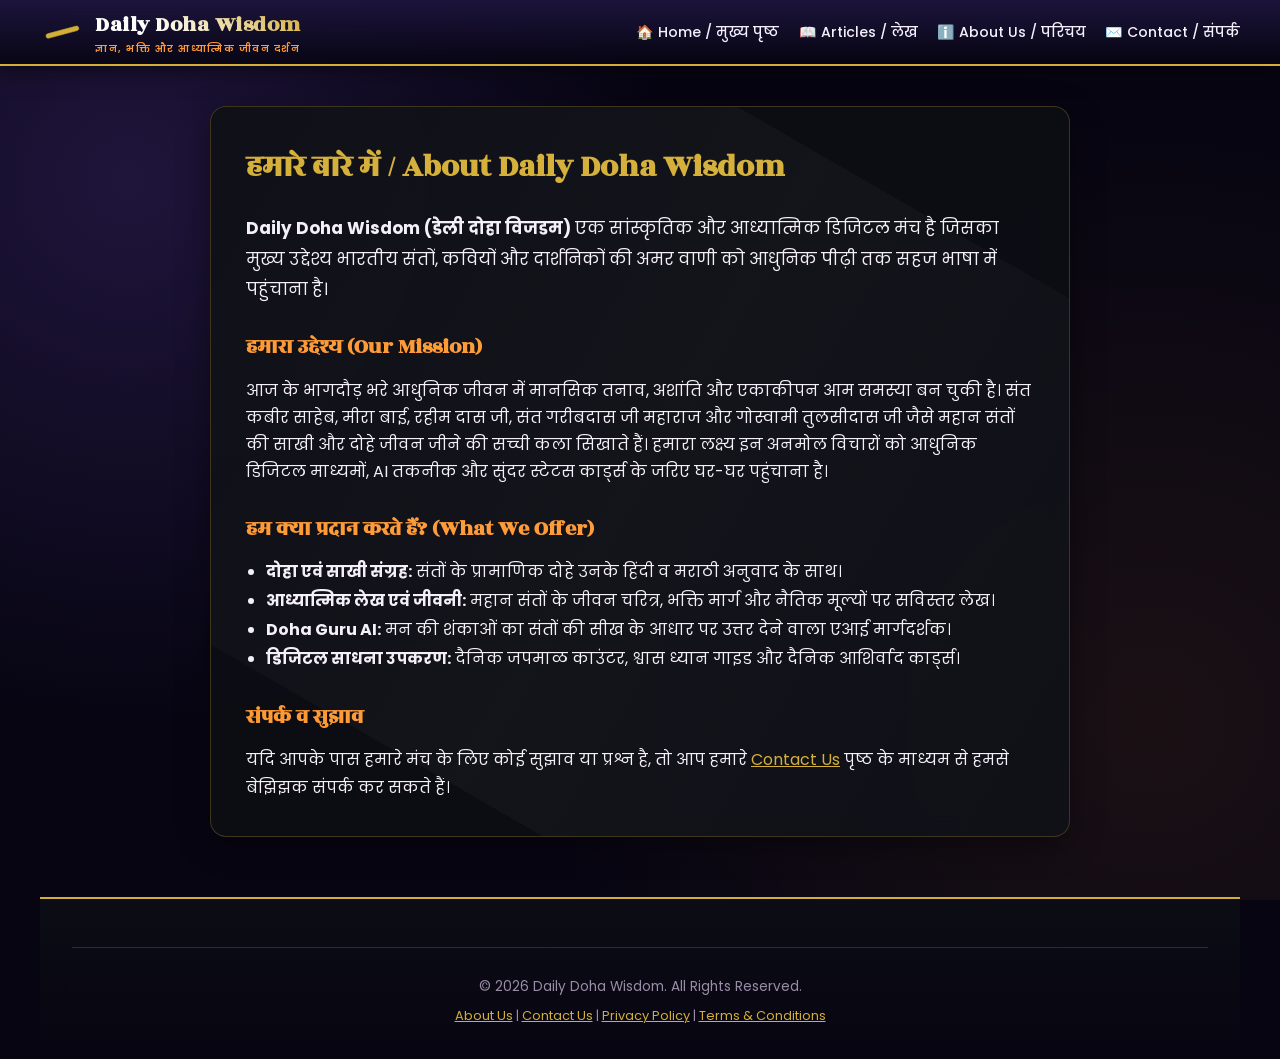
<file: about.html>
<!DOCTYPE html>
<html lang="hi">
<head>
  <meta charset="UTF-8">
  <meta name="viewport" content="width=device-width, initial-scale=1.0">
  <title>About Us / हमारे बारे में - Daily Doha Wisdom</title>
  
  <!-- Google AdSense -->
  <script async src="https://pagead2.googlesyndication.com/pagead/js/adsbygoogle.js?client=ca-pub-9070993472101439"
     crossorigin="anonymous"></script>
  
  <!-- Meta Tags -->
  <meta name="description" content="Learn about Daily Doha Wisdom - a digital platform dedicated to preserving the spiritual teachings of Sant Kabir Saheb, Meera Bai, Rahim, Sant Garib Das Ji, and Tulsidas.">
  <link rel="stylesheet" href="style.css?v=1.6">
</head>
<body class="dark-mode">

  <!-- ======= Header ======= -->
  <header>
    <div class="header-container">
      <a href="index.html" class="logo-section">
        <svg class="logo-svg" width="45" height="45" viewBox="0 0 120 120" fill="none" xmlns="http://www.w3.org/2000/svg">
          <circle cx="60" cy="60" r="50" fill="url(#bgGlow)" opacity="0.25"/>
          <g transform="rotate(-15 60 60)">
            <rect x="15" y="53" width="90" height="12" rx="6" fill="#D4AF37" stroke="#D4AF37" stroke-width="1.5"/>
          </g>
        </svg>
        <div class="logo-text">
          <h1>Daily Doha <span>Wisdom</span></h1>
          <p class="tagline">ज्ञान, भक्ति और आध्यात्मिक जीवन दर्शन</p>
        </div>
      </a>
      <nav class="main-nav">
        <ul class="nav-links">
          <li><a href="index.html">🏠 Home / मुख्य पृष्ठ</a></li>
          <li><a href="articles.html">📖 Articles / लेख</a></li>
          <li><a href="about.html" class="active">ℹ️ About Us / परिचय</a></li>
          <li><a href="contact.html">✉️ Contact / संपर्क</a></li>
        </ul>
      </nav>
    </div>
  </header>

  <!-- ======= Main Content ======= -->
  <main class="page-container" style="max-width: 900px; margin: 40px auto; padding: 0 20px;">
    <article class="glass-panel" style="padding: 35px; border-radius: 16px; border: 1px solid var(--border-gold); background: rgba(13, 14, 21, 0.95);">
      <h1 style="color: var(--brand-gold); font-family: var(--font-header); margin-bottom: 20px; font-size: 2rem;">हमारे बारे में / About Daily Doha Wisdom</h1>
      
      <p style="font-size: 1.05rem; line-height: 1.8; color: var(--text-cream); margin-bottom: 20px;">
        <strong>Daily Doha Wisdom (डेली दोहा विजडम)</strong> एक सांस्कृतिक और आध्यात्मिक डिजिटल मंच है जिसका मुख्य उद्देश्य भारतीय संतों, कवियों और दार्शनिकों की अमर वाणी को आधुनिक पीढ़ी तक सहज भाषा में पहुंचाना है।
      </p>

      <h2 style="color: var(--brand-saffron); font-size: 1.4rem; margin: 25px 0 12px 0;">हमारा उद्देश्य (Our Mission)</h2>
      <p style="line-height: 1.7; color: var(--text-cream);">
        आज के भागदौड़ भरे आधुनिक जीवन में मानसिक तनाव, अशांति और एकाकीपन आम समस्या बन चुकी है। संत कबीर साहेब, मीरा बाई, रहीम दास जी, संत गरीबदास जी महाराज और गोस्वामी तुलसीदास जी जैसे महान संतों की साखी और दोहे जीवन जीने की सच्ची कला सिखाते हैं। हमारा लक्ष्य इन अनमोल विचारों को आधुनिक डिजिटल माध्यमों, AI तकनीक और सुंदर स्टेटस कार्ड्स के जरिए घर-घर पहुंचाना है।
      </p>

      <h2 style="color: var(--brand-saffron); font-size: 1.4rem; margin: 25px 0 12px 0;">हम क्या प्रदान करते हैं? (What We Offer)</h2>
      <ul style="line-height: 1.8; color: var(--text-cream); padding-left: 20px;">
        <li><strong>दोहा एवं साखी संग्रह:</strong> संतों के प्रामाणिक दोहे उनके हिंदी व मराठी अनुवाद के साथ।</li>
        <li><strong>आध्यात्मिक लेख एवं जीवनी:</strong> महान संतों के जीवन चरित्र, भक्ति मार्ग और नैतिक मूल्यों पर सविस्तर लेख।</li>
        <li><strong>Doha Guru AI:</strong> मन की शंकाओं का संतों की सीख के आधार पर उत्तर देने वाला एआई मार्गदर्शक।</li>
        <li><strong>डिजिटल साधना उपकरण:</strong> दैनिक जपमाळ काउंटर, श्वास ध्यान गाइड और दैनिक आशिर्वाद कार्ड्स।</li>
      </ul>

      <h2 style="color: var(--brand-saffron); font-size: 1.4rem; margin: 25px 0 12px 0;">संपर्क व सुझाव</h2>
      <p style="line-height: 1.7; color: var(--text-cream);">
        यदि आपके पास हमारे मंच के लिए कोई सुझाव या प्रश्न है, तो आप हमारे <a href="contact.html" style="color: var(--brand-gold); text-decoration: underline;">Contact Us</a> पृष्ठ के माध्यम से हमसे बेझिझक संपर्क कर सकते हैं।
      </p>
    </article>
  </main>

  <!-- ======= Footer ======= -->
  <footer class="main-footer" style="margin-top: 60px;">
    <div class="footer-bottom" style="text-align: center; padding: 20px; border-top: 1px solid rgba(212, 175, 55, 0.2);">
      <p>© 2026 Daily Doha Wisdom. All Rights Reserved.</p>
      <p style="font-size: 0.8rem; margin-top: 8px;">
        <a href="about.html" style="color: var(--brand-gold);">About Us</a> | 
        <a href="contact.html" style="color: var(--brand-gold);">Contact Us</a> | 
        <a href="privacy.html" style="color: var(--brand-gold);">Privacy Policy</a> | 
        <a href="terms.html" style="color: var(--brand-gold);">Terms & Conditions</a>
      </p>
    </div>
  </footer>

</body>
</html>
</file>
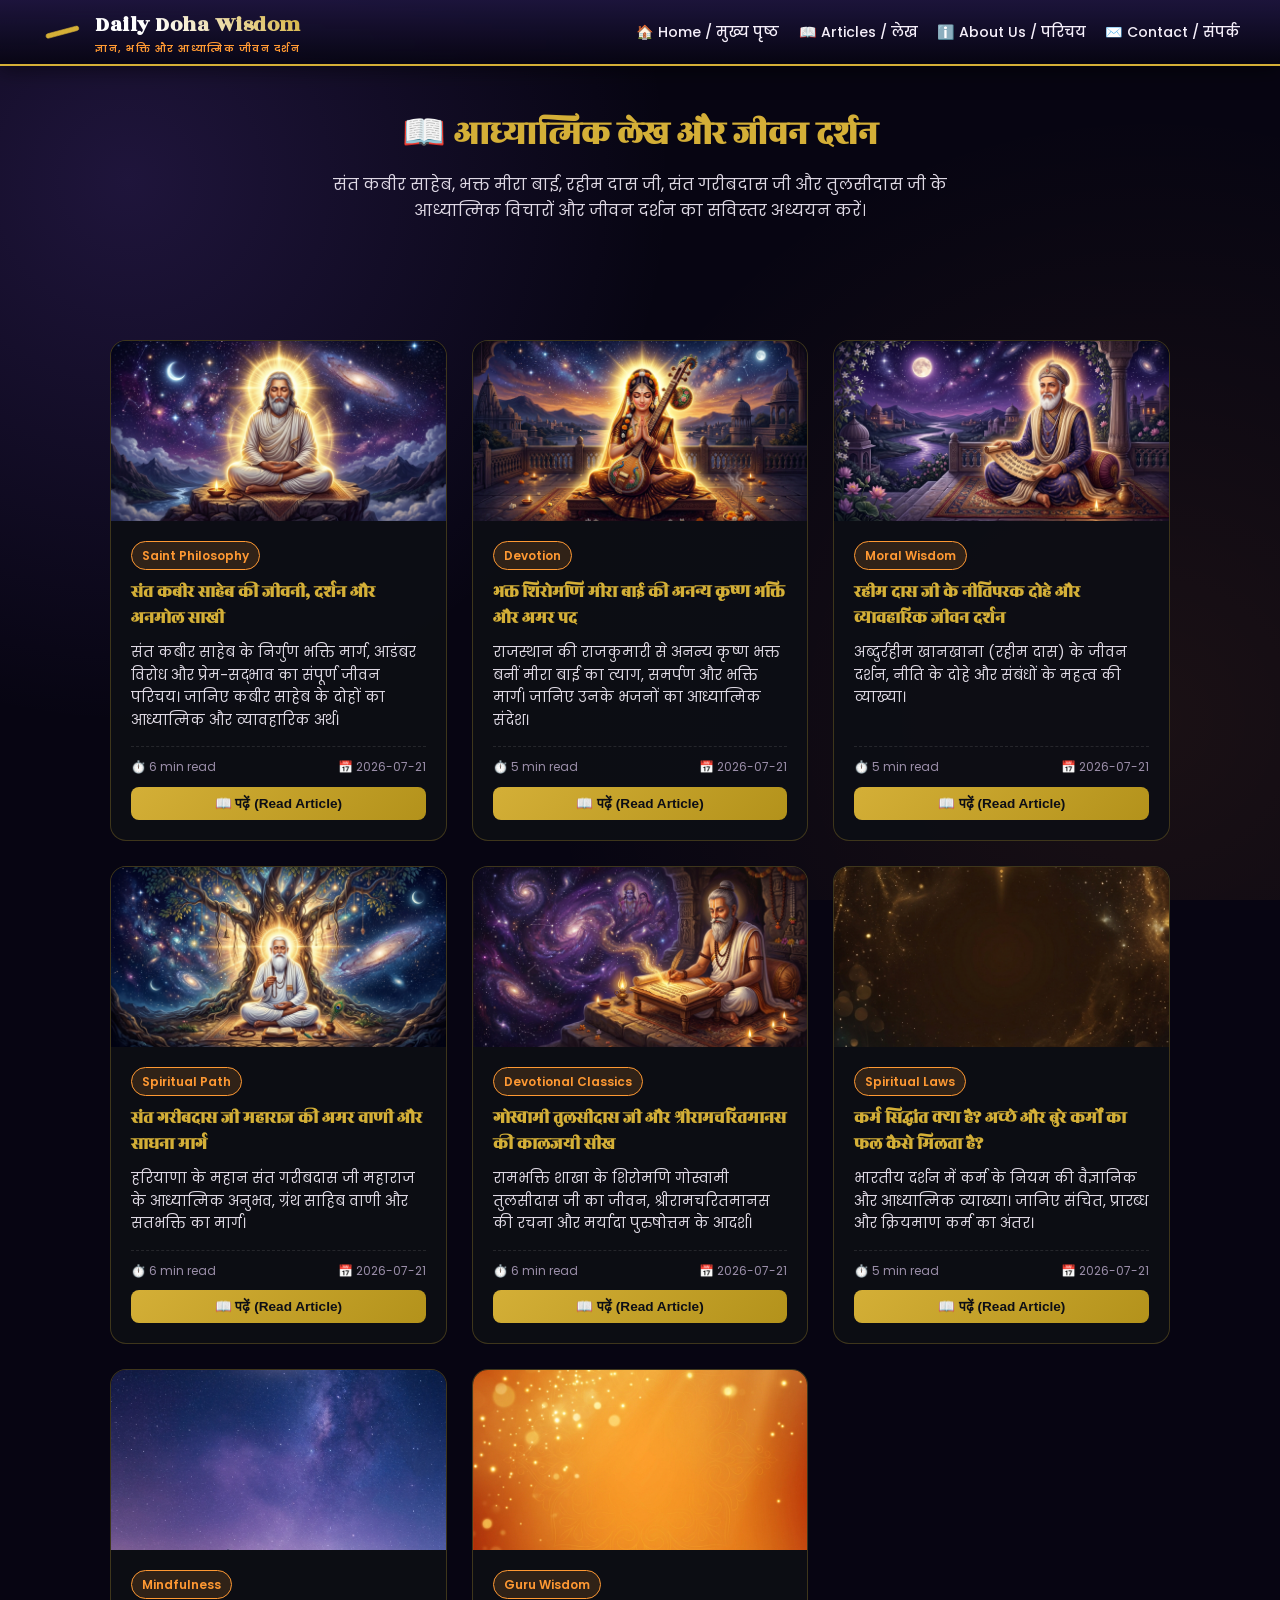
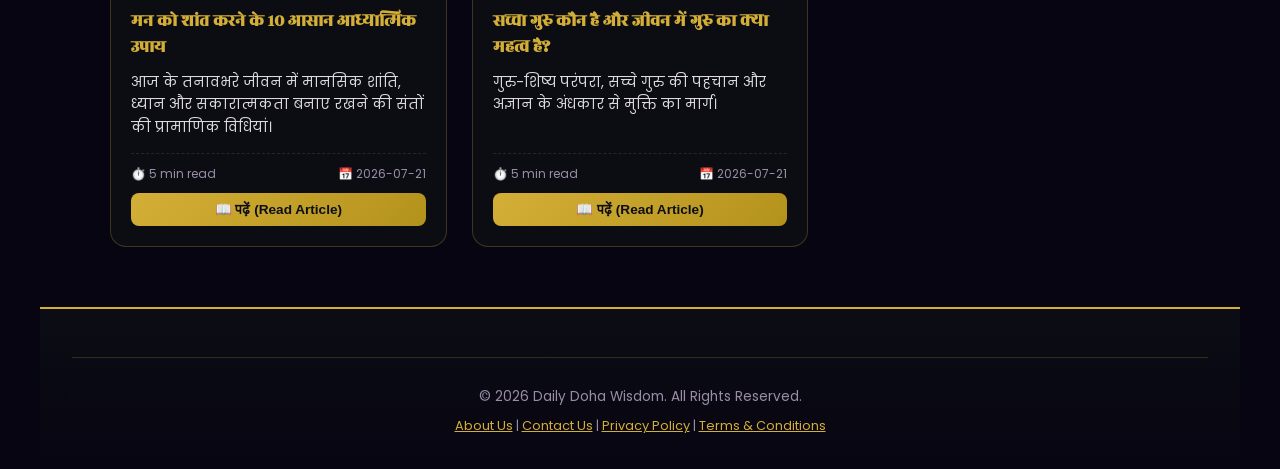
<file: articles.html>
<!DOCTYPE html>
<html lang="hi">
<head>
  <meta charset="UTF-8">
  <meta name="viewport" content="width=device-width, initial-scale=1.0">
  <title>Spiritual Articles & Wisdom / अध्यात्मिक लेख - Daily Doha Wisdom</title>
  
  <!-- Google AdSense -->
  <script async src="https://pagead2.googlesyndication.com/pagead/js/adsbygoogle.js?client=ca-pub-9070993472101439"
     crossorigin="anonymous"></script>
  
  <!-- Meta Tags -->
  <meta name="description" content="Read in-depth spiritual articles on Sant Kabir Saheb, Meera Bai, Rahim, Sant Garib Das Ji, Tulsidas, Law of Karma, and Meditation techniques.">
  <link rel="stylesheet" href="style.css?v=1.6">
  <style>
    .articles-grid {
      display: grid;
      grid-template-columns: repeat(auto-fit, minmax(320px, 1fr));
      gap: 25px;
      margin-top: 30px;
    }
    .article-card {
      background: rgba(13, 14, 21, 0.95);
      border: 1px solid var(--border-gold);
      border-radius: 16px;
      overflow: hidden;
      display: flex;
      flex-direction: column;
      transition: transform 0.3s ease, box-shadow 0.3s ease;
    }
    .article-card:hover {
      transform: translateY(-5px);
      box-shadow: 0 10px 30px rgba(212, 175, 55, 0.25);
    }
    .article-card-img {
      height: 180px;
      background-size: cover;
      background-position: center;
    }
    .article-card-body {
      padding: 20px;
      display: flex;
      flex-direction: column;
      flex: 1;
    }
    .article-badge {
      background: rgba(255, 153, 51, 0.15);
      color: var(--brand-saffron);
      border: 1px solid var(--brand-saffron);
      padding: 4px 10px;
      border-radius: 20px;
      font-size: 0.75rem;
      align-self: flex-start;
      margin-bottom: 10px;
      font-weight: 600;
    }
    .article-title {
      font-family: var(--font-header);
      font-size: 1.15rem;
      color: var(--brand-gold);
      margin-bottom: 10px;
      line-height: 1.4;
    }
    .article-summary {
      font-size: 0.88rem;
      color: var(--text-cream);
      opacity: 0.9;
      line-height: 1.6;
      margin-bottom: 15px;
      flex: 1;
    }
    .article-meta {
      font-size: 0.75rem;
      color: var(--text-muted);
      display: flex;
      justify-content: space-between;
      border-top: 1px dashed rgba(255,255,255,0.1);
      padding-top: 10px;
    }
    .read-more-btn {
      background: linear-gradient(135deg, var(--brand-gold) 0%, #b3921b 100%);
      color: #0d0e15;
      border: none;
      padding: 8px 16px;
      border-radius: 8px;
      font-weight: bold;
      cursor: pointer;
      font-size: 0.85rem;
      margin-top: 10px;
      text-align: center;
      text-decoration: none;
    }
  </style>
</head>
<body class="dark-mode">

  <!-- ======= Header ======= -->
  <header>
    <div class="header-container">
      <a href="index.html" class="logo-section">
        <svg class="logo-svg" width="45" height="45" viewBox="0 0 120 120" fill="none" xmlns="http://www.w3.org/2000/svg">
          <circle cx="60" cy="60" r="50" fill="url(#bgGlow)" opacity="0.25"/>
          <g transform="rotate(-15 60 60)">
            <rect x="15" y="53" width="90" height="12" rx="6" fill="#D4AF37" stroke="#D4AF37" stroke-width="1.5"/>
          </g>
        </svg>
        <div class="logo-text">
          <h1>Daily Doha <span>Wisdom</span></h1>
          <p class="tagline">ज्ञान, भक्ति और आध्यात्मिक जीवन दर्शन</p>
        </div>
      </a>
      <nav class="main-nav">
        <ul class="nav-links">
          <li><a href="index.html">🏠 Home / मुख्य पृष्ठ</a></li>
          <li><a href="articles.html" class="active">📖 Articles / लेख</a></li>
          <li><a href="about.html">ℹ️ About Us / परिचय</a></li>
          <li><a href="contact.html">✉️ Contact / संपर्क</a></li>
        </ul>
      </nav>
    </div>
  </header>

  <!-- ======= Main Content ======= -->
  <main class="page-container" style="max-width: 1100px; margin: 40px auto; padding: 0 20px;">
    
    <div style="text-align: center; margin-bottom: 30px;">
      <h1 style="color: var(--brand-gold); font-family: var(--font-header); font-size: 2.2rem; margin-bottom: 10px;">📖 आध्यात्मिक लेख और जीवन दर्शन</h1>
      <p style="color: var(--text-cream); font-size: 1rem; max-width: 700px; margin: 0 auto; opacity: 0.9;">
        संत कबीर साहेब, भक्त मीरा बाई, रहीम दास जी, संत गरीबदास जी और तुलसीदास जी के आध्यात्मिक विचारों और जीवन दर्शन का सविस्तर अध्ययन करें।
      </p>
    </div>

    <!-- Articles Container View -->
    <div id="articlesGrid" class="articles-grid">
      <!-- Rendered dynamically via JS or rendered fallback -->
    </div>

    <!-- Article Detail View Modal Container -->
    <div id="articleDetailModal" class="modal-overlay" style="display: none;">
      <div class="modal-content glass-panel" style="max-width: 800px; width: 92%; padding: 30px; border-radius: 16px; border: 1px solid var(--border-gold); background: rgba(13, 14, 21, 0.98); max-height: 85vh; overflow-y: auto;">
        <button id="closeArticleModal" class="modal-close-btn" style="position: absolute; right: 20px; top: 20px; background: none; border: none; color: white; font-size: 1.8rem; cursor: pointer;">&times;</button>
        <div id="articleDetailBody">
          <!-- Populated via JS -->
        </div>
      </div>
    </div>

  </main>

  <!-- ======= Footer ======= -->
  <footer class="main-footer" style="margin-top: 60px;">
    <div class="footer-bottom" style="text-align: center; padding: 20px; border-top: 1px solid rgba(212, 175, 55, 0.2);">
      <p>© 2026 Daily Doha Wisdom. All Rights Reserved.</p>
      <p style="font-size: 0.8rem; margin-top: 8px;">
        <a href="about.html" style="color: var(--brand-gold);">About Us</a> | 
        <a href="contact.html" style="color: var(--brand-gold);">Contact Us</a> | 
        <a href="privacy.html" style="color: var(--brand-gold);">Privacy Policy</a> | 
        <a href="terms.html" style="color: var(--brand-gold);">Terms & Conditions</a>
      </p>
    </div>
  </footer>

  <!-- Scripts -->
  <script src="articles.js?v=1.6"></script>
  <script>
    document.addEventListener("DOMContentLoaded", () => {
      const grid = document.getElementById("articlesGrid");
      const modal = document.getElementById("articleDetailModal");
      const closeBtn = document.getElementById("closeArticleModal");
      const detailBody = document.getElementById("articleDetailBody");

      if (grid && typeof articlesData !== "undefined") {
        grid.innerHTML = articlesData.map(art => `
          <div class="article-card">
            <div class="article-card-img" style="background-image: url('${art.image}');"></div>
            <div class="article-card-body">
              <span class="article-badge">${art.category}</span>
              <h2 class="article-title">${art.title_hi}</h2>
              <p class="article-summary">${art.summary_hi}</p>
              <div class="article-meta">
                <span>⏱️ ${art.readTime}</span>
                <span>📅 ${art.date}</span>
              </div>
              <button class="read-more-btn" onclick="openArticle('${art.id}')">📖 पढ़ें (Read Article)</button>
            </div>
          </div>
        `).join("");
      }

      window.openArticle = function(id) {
        const art = articlesData.find(a => a.id === id);
        if (art && detailBody && modal) {
          detailBody.innerHTML = `
            <span style="background: rgba(255,153,51,0.2); color: var(--brand-saffron); padding: 4px 12px; border-radius: 20px; font-size: 0.8rem; font-weight: bold;">${art.category}</span>
            <h1 style="color: var(--brand-gold); font-family: var(--font-header); font-size: 1.8rem; margin: 15px 0 10px 0;">${art.title_hi}</h1>
            <p style="color: var(--text-muted); font-size: 0.85rem; margin-bottom: 20px; border-bottom: 1px solid rgba(255,255,255,0.1); padding-bottom: 10px;">
              By ${art.author} | ${art.date} | ${art.readTime}
            </p>
            <div class="article-full-content" style="color: var(--text-cream); line-height: 1.8; font-size: 1rem;">
              ${art.content_hi}
            </div>
          `;
          modal.style.display = "flex";
        }
      };

      if (closeBtn && modal) {
        closeBtn.addEventListener("click", () => { modal.style.display = "none"; });
        modal.addEventListener("click", (e) => { if (e.target === modal) modal.style.display = "none"; });
      }

      // Check URL parameters for direct article opening
      const urlParams = new URLSearchParams(window.location.search);
      const articleId = urlParams.get("id");
      if (articleId) {
        openArticle(articleId);
      }
    });
  </script>
</body>
</html>
</file>
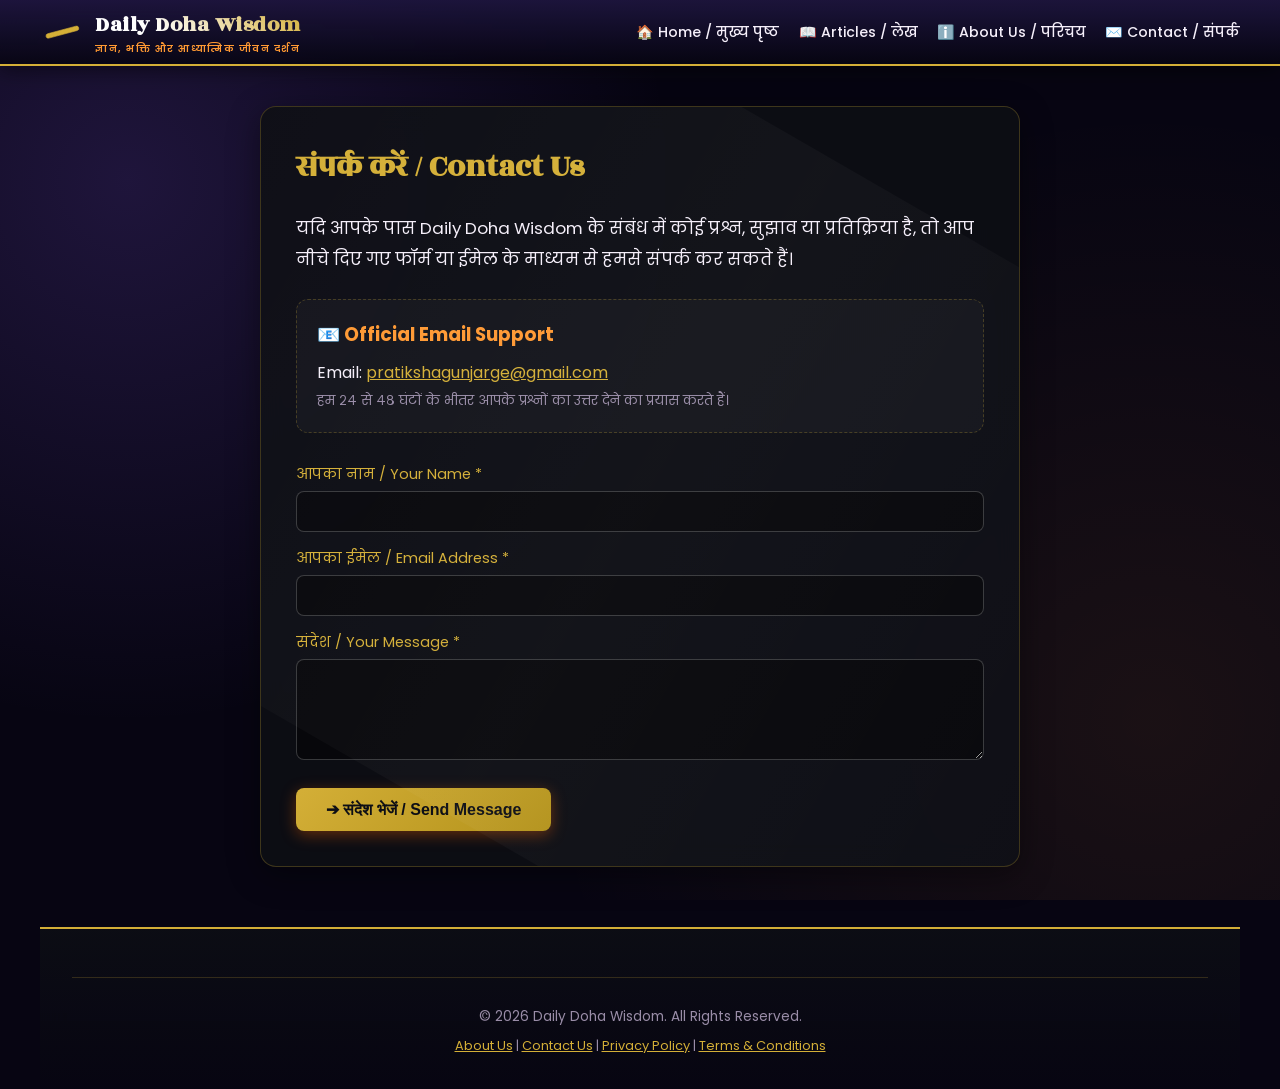
<file: contact.html>
<!DOCTYPE html>
<html lang="hi">
<head>
  <meta charset="UTF-8">
  <meta name="viewport" content="width=device-width, initial-scale=1.0">
  <title>Contact Us / संपर्क करें - Daily Doha Wisdom</title>
  
  <!-- Google AdSense -->
  <script async src="https://pagead2.googlesyndication.com/pagead/js/adsbygoogle.js?client=ca-pub-9070993472101439"
     crossorigin="anonymous"></script>
  
  <!-- Meta Tags -->
  <meta name="description" content="Contact Daily Doha Wisdom team for inquiries, feedback, or collaborations.">
  <link rel="stylesheet" href="style.css?v=1.6">
</head>
<body class="dark-mode">

  <!-- ======= Header ======= -->
  <header>
    <div class="header-container">
      <a href="index.html" class="logo-section">
        <svg class="logo-svg" width="45" height="45" viewBox="0 0 120 120" fill="none" xmlns="http://www.w3.org/2000/svg">
          <circle cx="60" cy="60" r="50" fill="url(#bgGlow)" opacity="0.25"/>
          <g transform="rotate(-15 60 60)">
            <rect x="15" y="53" width="90" height="12" rx="6" fill="#D4AF37" stroke="#D4AF37" stroke-width="1.5"/>
          </g>
        </svg>
        <div class="logo-text">
          <h1>Daily Doha <span>Wisdom</span></h1>
          <p class="tagline">ज्ञान, भक्ति और आध्यात्मिक जीवन दर्शन</p>
        </div>
      </a>
      <nav class="main-nav">
        <ul class="nav-links">
          <li><a href="index.html">🏠 Home / मुख्य पृष्ठ</a></li>
          <li><a href="articles.html">📖 Articles / लेख</a></li>
          <li><a href="about.html">ℹ️ About Us / परिचय</a></li>
          <li><a href="contact.html" class="active">✉️ Contact / संपर्क</a></li>
        </ul>
      </nav>
    </div>
  </header>

  <!-- ======= Main Content ======= -->
  <main class="page-container" style="max-width: 800px; margin: 40px auto; padding: 0 20px;">
    <article class="glass-panel" style="padding: 35px; border-radius: 16px; border: 1px solid var(--border-gold); background: rgba(13, 14, 21, 0.95);">
      <h1 style="color: var(--brand-gold); font-family: var(--font-header); margin-bottom: 20px; font-size: 2rem;">संपर्क करें / Contact Us</h1>
      
      <p style="font-size: 1.05rem; line-height: 1.8; color: var(--text-cream); margin-bottom: 25px;">
        यदि आपके पास Daily Doha Wisdom के संबंध में कोई प्रश्न, सुझाव या प्रतिक्रिया है, तो आप नीचे दिए गए फॉर्म या ईमेल के माध्यम से हमसे संपर्क कर सकते हैं।
      </p>

      <div style="background: rgba(255,255,255,0.03); border: 1px dashed var(--border-gold); padding: 20px; border-radius: 12px; margin-bottom: 30px;">
        <h3 style="color: var(--brand-saffron); margin-bottom: 10px;">📧 Official Email Support</h3>
        <p style="color: var(--text-cream); font-size: 1rem;">
          Email: <a href="mailto:pratikshagunjarge@gmail.com" style="color: var(--brand-gold); text-decoration: underline;">pratikshagunjarge@gmail.com</a>
        </p>
        <p style="color: var(--text-muted); font-size: 0.85rem; margin-top: 5px;">
          हम २४ से ४८ घंटों के भीतर आपके प्रश्नों का उत्तर देने का प्रयास करते हैं।
        </p>
      </div>

      <!-- Interactive Contact Form -->
      <form id="contactForm" onsubmit="event.preventDefault(); alert('धन्यवाद! आपका संदेश सफलतापूर्वक भेज दिया गया है। (Thank you! Your message has been sent successfully.)'); this.reset();">
        <div style="margin-bottom: 15px;">
          <label style="display: block; color: var(--brand-gold); margin-bottom: 5px; font-size: 0.9rem;">आपका नाम / Your Name *</label>
          <input type="text" required style="width: 100%; padding: 12px; border: 1px solid rgba(255,255,255,0.2); background: rgba(0,0,0,0.4); color: white; border-radius: 8px; outline: none;">
        </div>

        <div style="margin-bottom: 15px;">
          <label style="display: block; color: var(--brand-gold); margin-bottom: 5px; font-size: 0.9rem;">आपका ईमेल / Email Address *</label>
          <input type="email" required style="width: 100%; padding: 12px; border: 1px solid rgba(255,255,255,0.2); background: rgba(0,0,0,0.4); color: white; border-radius: 8px; outline: none;">
        </div>

        <div style="margin-bottom: 20px;">
          <label style="display: block; color: var(--brand-gold); margin-bottom: 5px; font-size: 0.9rem;">संदेश / Your Message *</label>
          <textarea rows="5" required style="width: 100%; padding: 12px; border: 1px solid rgba(255,255,255,0.2); background: rgba(0,0,0,0.4); color: white; border-radius: 8px; outline: none; resize: vertical;"></textarea>
        </div>

        <button type="submit" class="action-btn" style="padding: 12px 30px; font-size: 1rem; background: linear-gradient(135deg, var(--brand-gold) 0%, #b3921b 100%); color: #0d0e15; border: none; font-weight: bold; cursor: pointer; border-radius: 8px;">
          ➔ संदेश भेजें / Send Message
        </button>
      </form>
    </article>
  </main>

  <!-- ======= Footer ======= -->
  <footer class="main-footer" style="margin-top: 60px;">
    <div class="footer-bottom" style="text-align: center; padding: 20px; border-top: 1px solid rgba(212, 175, 55, 0.2);">
      <p>© 2026 Daily Doha Wisdom. All Rights Reserved.</p>
      <p style="font-size: 0.8rem; margin-top: 8px;">
        <a href="about.html" style="color: var(--brand-gold);">About Us</a> | 
        <a href="contact.html" style="color: var(--brand-gold);">Contact Us</a> | 
        <a href="privacy.html" style="color: var(--brand-gold);">Privacy Policy</a> | 
        <a href="terms.html" style="color: var(--brand-gold);">Terms & Conditions</a>
      </p>
    </div>
  </footer>

</body>
</html>
</file>
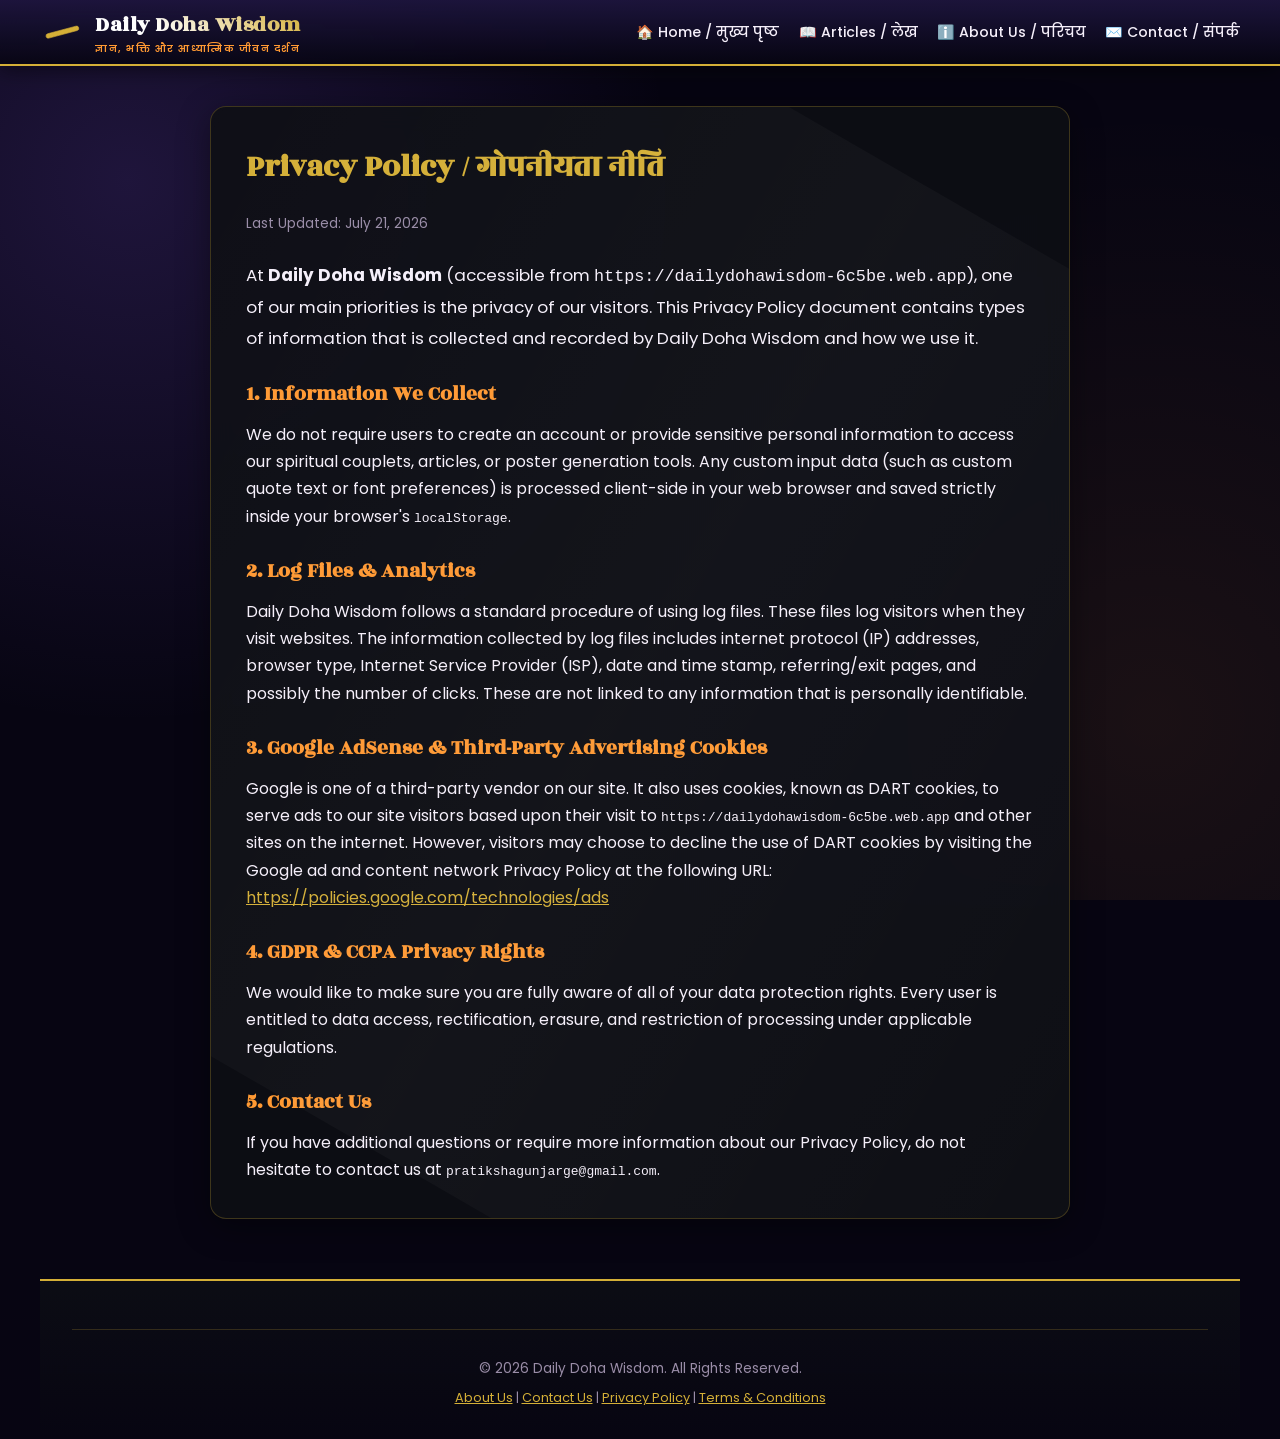
<file: privacy.html>
<!DOCTYPE html>
<html lang="hi">
<head>
  <meta charset="UTF-8">
  <meta name="viewport" content="width=device-width, initial-scale=1.0">
  <title>Privacy Policy / गोपनीयता धोरण - Daily Doha Wisdom</title>
  
  <!-- Google AdSense -->
  <script async src="https://pagead2.googlesyndication.com/pagead/js/adsbygoogle.js?client=ca-pub-9070993472101439"
     crossorigin="anonymous"></script>
  
  <!-- Meta Tags -->
  <meta name="description" content="Privacy Policy for Daily Doha Wisdom - Information on data privacy, cookies, and Google AdSense compliance.">
  <link rel="stylesheet" href="style.css?v=1.6">
</head>
<body class="dark-mode">

  <!-- ======= Header ======= -->
  <header>
    <div class="header-container">
      <a href="index.html" class="logo-section">
        <svg class="logo-svg" width="45" height="45" viewBox="0 0 120 120" fill="none" xmlns="http://www.w3.org/2000/svg">
          <circle cx="60" cy="60" r="50" fill="url(#bgGlow)" opacity="0.25"/>
          <g transform="rotate(-15 60 60)">
            <rect x="15" y="53" width="90" height="12" rx="6" fill="#D4AF37" stroke="#D4AF37" stroke-width="1.5"/>
          </g>
        </svg>
        <div class="logo-text">
          <h1>Daily Doha <span>Wisdom</span></h1>
          <p class="tagline">ज्ञान, भक्ति और आध्यात्मिक जीवन दर्शन</p>
        </div>
      </a>
      <nav class="main-nav">
        <ul class="nav-links">
          <li><a href="index.html">🏠 Home / मुख्य पृष्ठ</a></li>
          <li><a href="articles.html">📖 Articles / लेख</a></li>
          <li><a href="about.html">ℹ️ About Us / परिचय</a></li>
          <li><a href="contact.html">✉️ Contact / संपर्क</a></li>
        </ul>
      </nav>
    </div>
  </header>

  <!-- ======= Main Content ======= -->
  <main class="page-container" style="max-width: 900px; margin: 40px auto; padding: 0 20px;">
    <article class="glass-panel" style="padding: 35px; border-radius: 16px; border: 1px solid var(--border-gold); background: rgba(13, 14, 21, 0.95);">
      <h1 style="color: var(--brand-gold); font-family: var(--font-header); margin-bottom: 20px; font-size: 2rem;">Privacy Policy / गोपनीयता नीति</h1>
      <p style="color: var(--text-muted); font-size: 0.85rem; margin-bottom: 25px;">Last Updated: July 21, 2026</p>
      
      <p style="font-size: 1.05rem; line-height: 1.8; color: var(--text-cream); margin-bottom: 20px;">
        At <strong>Daily Doha Wisdom</strong> (accessible from <code>https://dailydohawisdom-6c5be.web.app</code>), one of our main priorities is the privacy of our visitors. This Privacy Policy document contains types of information that is collected and recorded by Daily Doha Wisdom and how we use it.
      </p>

      <h2 style="color: var(--brand-saffron); font-size: 1.3rem; margin: 25px 0 10px 0;">1. Information We Collect</h2>
      <p style="line-height: 1.7; color: var(--text-cream);">
        We do not require users to create an account or provide sensitive personal information to access our spiritual couplets, articles, or poster generation tools. Any custom input data (such as custom quote text or font preferences) is processed client-side in your web browser and saved strictly inside your browser's <code>localStorage</code>.
      </p>

      <h2 style="color: var(--brand-saffron); font-size: 1.3rem; margin: 25px 0 10px 0;">2. Log Files & Analytics</h2>
      <p style="line-height: 1.7; color: var(--text-cream);">
        Daily Doha Wisdom follows a standard procedure of using log files. These files log visitors when they visit websites. The information collected by log files includes internet protocol (IP) addresses, browser type, Internet Service Provider (ISP), date and time stamp, referring/exit pages, and possibly the number of clicks. These are not linked to any information that is personally identifiable.
      </p>

      <h2 style="color: var(--brand-saffron); font-size: 1.3rem; margin: 25px 0 10px 0;">3. Google AdSense & Third-Party Advertising Cookies</h2>
      <p style="line-height: 1.7; color: var(--text-cream);">
        Google is one of a third-party vendor on our site. It also uses cookies, known as DART cookies, to serve ads to our site visitors based upon their visit to <code>https://dailydohawisdom-6c5be.web.app</code> and other sites on the internet. However, visitors may choose to decline the use of DART cookies by visiting the Google ad and content network Privacy Policy at the following URL:
        <br>
        <a href="https://policies.google.com/technologies/ads" target="_blank" style="color: var(--brand-gold); text-decoration: underline;">https://policies.google.com/technologies/ads</a>
      </p>

      <h2 style="color: var(--brand-saffron); font-size: 1.3rem; margin: 25px 0 10px 0;">4. GDPR & CCPA Privacy Rights</h2>
      <p style="line-height: 1.7; color: var(--text-cream);">
        We would like to make sure you are fully aware of all of your data protection rights. Every user is entitled to data access, rectification, erasure, and restriction of processing under applicable regulations.
      </p>

      <h2 style="color: var(--brand-saffron); font-size: 1.3rem; margin: 25px 0 10px 0;">5. Contact Us</h2>
      <p style="line-height: 1.7; color: var(--text-cream);">
        If you have additional questions or require more information about our Privacy Policy, do not hesitate to contact us at <code>pratikshagunjarge@gmail.com</code>.
      </p>
    </article>
  </main>

  <!-- ======= Footer ======= -->
  <footer class="main-footer" style="margin-top: 60px;">
    <div class="footer-bottom" style="text-align: center; padding: 20px; border-top: 1px solid rgba(212, 175, 55, 0.2);">
      <p>© 2026 Daily Doha Wisdom. All Rights Reserved.</p>
      <p style="font-size: 0.8rem; margin-top: 8px;">
        <a href="about.html" style="color: var(--brand-gold);">About Us</a> | 
        <a href="contact.html" style="color: var(--brand-gold);">Contact Us</a> | 
        <a href="privacy.html" style="color: var(--brand-gold);">Privacy Policy</a> | 
        <a href="terms.html" style="color: var(--brand-gold);">Terms & Conditions</a>
      </p>
    </div>
  </footer>

</body>
</html>
</file>
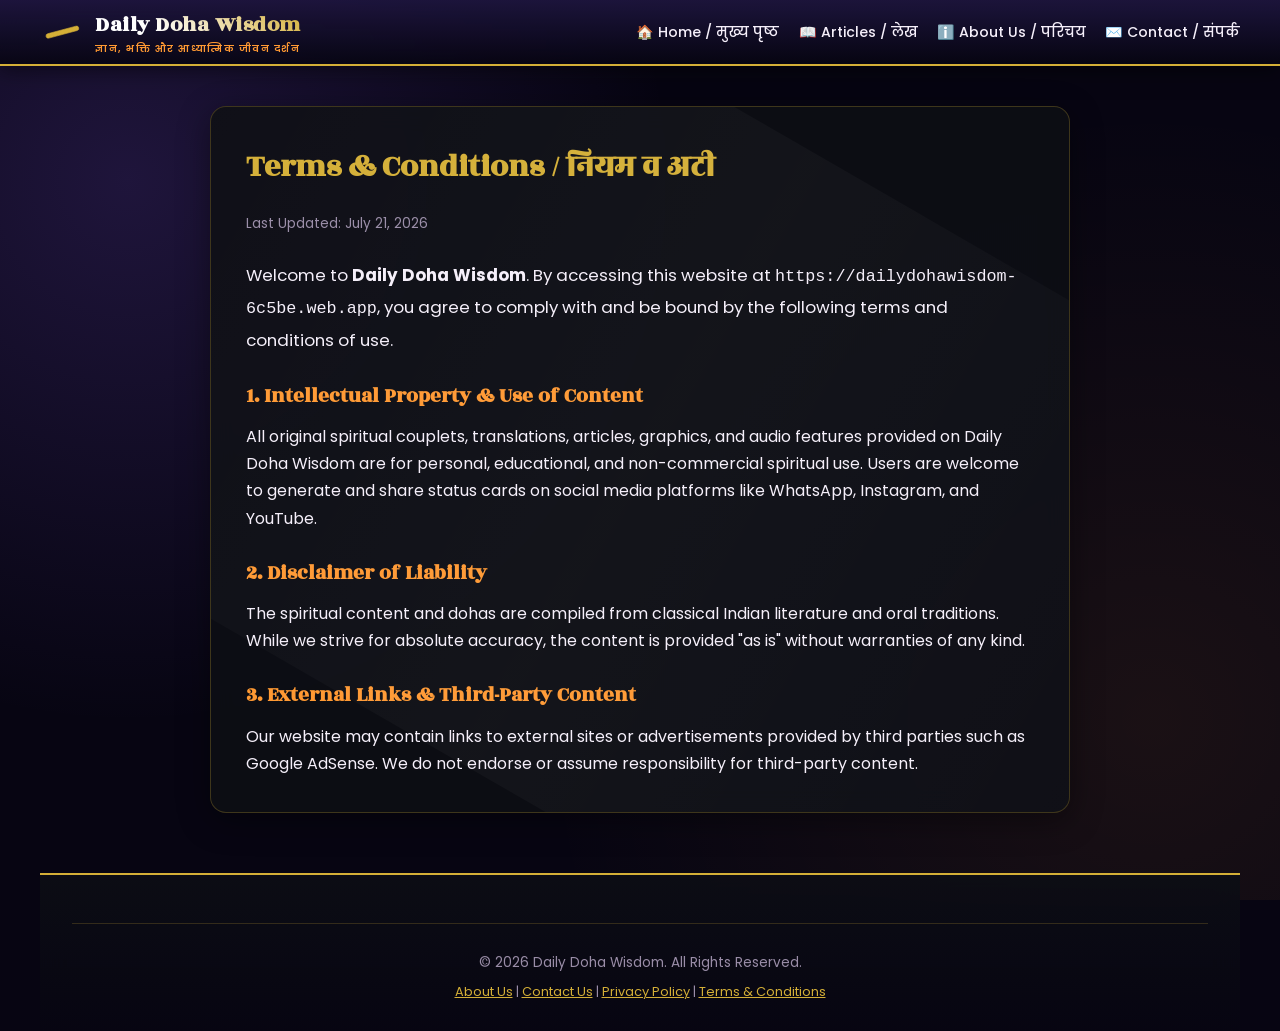
<file: terms.html>
<!DOCTYPE html>
<html lang="hi">
<head>
  <meta charset="UTF-8">
  <meta name="viewport" content="width=device-width, initial-scale=1.0">
  <title>Terms & Conditions / नियम आणि अटी - Daily Doha Wisdom</title>
  
  <!-- Google AdSense -->
  <script async src="https://pagead2.googlesyndication.com/pagead/js/adsbygoogle.js?client=ca-pub-9070993472101439"
     crossorigin="anonymous"></script>
  
  <!-- Meta Tags -->
  <meta name="description" content="Terms & Conditions for Daily Doha Wisdom website.">
  <link rel="stylesheet" href="style.css?v=1.6">
</head>
<body class="dark-mode">

  <!-- ======= Header ======= -->
  <header>
    <div class="header-container">
      <a href="index.html" class="logo-section">
        <svg class="logo-svg" width="45" height="45" viewBox="0 0 120 120" fill="none" xmlns="http://www.w3.org/2000/svg">
          <circle cx="60" cy="60" r="50" fill="url(#bgGlow)" opacity="0.25"/>
          <g transform="rotate(-15 60 60)">
            <rect x="15" y="53" width="90" height="12" rx="6" fill="#D4AF37" stroke="#D4AF37" stroke-width="1.5"/>
          </g>
        </svg>
        <div class="logo-text">
          <h1>Daily Doha <span>Wisdom</span></h1>
          <p class="tagline">ज्ञान, भक्ति और आध्यात्मिक जीवन दर्शन</p>
        </div>
      </a>
      <nav class="main-nav">
        <ul class="nav-links">
          <li><a href="index.html">🏠 Home / मुख्य पृष्ठ</a></li>
          <li><a href="articles.html">📖 Articles / लेख</a></li>
          <li><a href="about.html">ℹ️ About Us / परिचय</a></li>
          <li><a href="contact.html">✉️ Contact / संपर्क</a></li>
        </ul>
      </nav>
    </div>
  </header>

  <!-- ======= Main Content ======= -->
  <main class="page-container" style="max-width: 900px; margin: 40px auto; padding: 0 20px;">
    <article class="glass-panel" style="padding: 35px; border-radius: 16px; border: 1px solid var(--border-gold); background: rgba(13, 14, 21, 0.95);">
      <h1 style="color: var(--brand-gold); font-family: var(--font-header); margin-bottom: 20px; font-size: 2rem;">Terms & Conditions / नियम व अटी</h1>
      <p style="color: var(--text-muted); font-size: 0.85rem; margin-bottom: 25px;">Last Updated: July 21, 2026</p>
      
      <p style="font-size: 1.05rem; line-height: 1.8; color: var(--text-cream); margin-bottom: 20px;">
        Welcome to <strong>Daily Doha Wisdom</strong>. By accessing this website at <code>https://dailydohawisdom-6c5be.web.app</code>, you agree to comply with and be bound by the following terms and conditions of use.
      </p>

      <h2 style="color: var(--brand-saffron); font-size: 1.3rem; margin: 25px 0 10px 0;">1. Intellectual Property & Use of Content</h2>
      <p style="line-height: 1.7; color: var(--text-cream);">
        All original spiritual couplets, translations, articles, graphics, and audio features provided on Daily Doha Wisdom are for personal, educational, and non-commercial spiritual use. Users are welcome to generate and share status cards on social media platforms like WhatsApp, Instagram, and YouTube.
      </p>

      <h2 style="color: var(--brand-saffron); font-size: 1.3rem; margin: 25px 0 10px 0;">2. Disclaimer of Liability</h2>
      <p style="line-height: 1.7; color: var(--text-cream);">
        The spiritual content and dohas are compiled from classical Indian literature and oral traditions. While we strive for absolute accuracy, the content is provided "as is" without warranties of any kind.
      </p>

      <h2 style="color: var(--brand-saffron); font-size: 1.3rem; margin: 25px 0 10px 0;">3. External Links & Third-Party Content</h2>
      <p style="line-height: 1.7; color: var(--text-cream);">
        Our website may contain links to external sites or advertisements provided by third parties such as Google AdSense. We do not endorse or assume responsibility for third-party content.
      </p>
    </article>
  </main>

  <!-- ======= Footer ======= -->
  <footer class="main-footer" style="margin-top: 60px;">
    <div class="footer-bottom" style="text-align: center; padding: 20px; border-top: 1px solid rgba(212, 175, 55, 0.2);">
      <p>© 2026 Daily Doha Wisdom. All Rights Reserved.</p>
      <p style="font-size: 0.8rem; margin-top: 8px;">
        <a href="about.html" style="color: var(--brand-gold);">About Us</a> | 
        <a href="contact.html" style="color: var(--brand-gold);">Contact Us</a> | 
        <a href="privacy.html" style="color: var(--brand-gold);">Privacy Policy</a> | 
        <a href="terms.html" style="color: var(--brand-gold);">Terms & Conditions</a>
      </p>
    </div>
  </footer>

</body>
</html>
</file>
<file: style.css>
/* 
   Daily Doha Wisdom CSS
   Theme: Spiritual Cosmic Indigo, Violet, Saffron, and Gold Glow (Glassmorphism)
   Includes: Dark & Light Mode, Quiz, TTS, Sharing, and file uploads
*/

@import url('https://fonts.googleapis.com/css2?family=Montserrat:wght@300;400;500;600;700&family=Poppins:wght@300;400;500;600;700&family=Rozha+One&family=Yatra+One&family=Laila:wght@400;600;700&display=swap');

:root {
  /* Colors */
  --bg-dark: #070512;
  --bg-card: rgba(22, 17, 46, 0.65);
  --bg-card-hover: rgba(32, 25, 66, 0.85);
  --brand-primary: #8b5cf6; /* Violet */
  --brand-primary-dark: #5b21b6; /* Deep Violet */
  --brand-primary-light: #a78bfa; /* Light Violet */
  --brand-saffron: #ff9933;
  --brand-gold: #d4af37;
  --brand-gold-glow: rgba(212, 175, 55, 0.45);
  --text-white: #ffffff;
  --text-cream: #f5effa;
  --text-muted: #9a8da8;
  --border-gold: rgba(212, 175, 55, 0.25);
  --border-gold-active: rgba(212, 175, 55, 0.6);
  
  /* Fonts */
  --font-header: 'Rozha One', 'Yatra One', serif;
  --font-sans: 'Poppins', 'Montserrat', sans-serif;
}

/* Light Mode Overrides */
body.light-mode {
  --bg-dark: #f5f3fa;
  --bg-card: rgba(255, 255, 255, 0.85);
  --bg-card-hover: rgba(255, 255, 255, 0.95);
  --text-cream: #2d243a;
  --text-muted: #6e657a;
  --border-gold: rgba(212, 175, 55, 0.35);
  --border-gold-active: rgba(212, 175, 55, 0.8);
  --brand-primary-dark: #7c3aed;
}

body.light-mode {
  background-image: 
    radial-gradient(circle at 10% 20%, rgba(139, 92, 246, 0.08) 0%, transparent 40%),
    radial-gradient(circle at 90% 80%, rgba(255, 153, 51, 0.05) 0%, transparent 45%);
}

body.light-mode header {
  background: linear-gradient(180deg, rgba(255, 255, 255, 0.95) 0%, rgba(245, 243, 250, 0.9) 100%);
  box-shadow: 0 4px 20px rgba(0, 0, 0, 0.08);
}

body.light-mode .logo-text h1 {
  background: linear-gradient(45deg, #1d153d 30%, var(--brand-primary) 100%);
  -webkit-background-clip: text;
  -webkit-text-fill-color: transparent;
}

body.light-mode .nav-links a {
  color: #2d243a;
}

body.light-mode .nav-links a:hover {
  color: var(--brand-saffron);
}

body.light-mode .doha-text {
  color: #1d153d;
  text-shadow: 0 2px 10px rgba(0,0,0,0.05);
}

body.light-mode .tab-btn {
  color: #6e657a;
}

body.light-mode .tab-btn:hover {
  color: #1d153d;
  background: rgba(0, 0, 0, 0.03);
}

body.light-mode .tab-btn.active {
  color: var(--brand-primary-dark);
  background: rgba(139, 92, 246, 0.12);
  border: 1px solid var(--border-gold);
}

body.light-mode .editor-textarea, body.light-mode .editor-input {
  background: rgba(255, 255, 255, 0.9);
  color: #1d153d;
}

body.light-mode .library-card {
  background: rgba(255, 255, 255, 0.6);
  border-color: rgba(212, 175, 55, 0.3);
}

body.light-mode .library-card:hover {
  background: rgba(255, 255, 255, 0.95);
  box-shadow: 0 6px 15px rgba(0,0,0,0.08);
}

body.light-mode .library-card-text {
  color: #1d153d;
}

body.light-mode .saint-front {
  background: linear-gradient(135deg, rgba(255, 255, 255, 0.95) 0%, rgba(240, 237, 248, 0.98) 100%);
}

body.light-mode .saint-name {
  color: #1d153d;
}

body.light-mode .book-item {
  background: rgba(255, 255, 255, 0.9);
}

body.light-mode .filter-chip {
  background: rgba(0, 0, 0, 0.04);
  color: #6e657a;
  border-color: rgba(0,0,0,0.08);
}

body.light-mode .filter-chip:hover {
  background: rgba(0, 0, 0, 0.08);
}

body.light-mode .filter-chip.active {
  background: var(--brand-primary);
  color: white;
  border-color: var(--brand-gold);
}

/* Base styles */
* {
  box-sizing: border-box;
  margin: 0;
  padding: 0;
  scroll-behavior: smooth;
}

body {
  background-color: var(--bg-dark);
  background-image: 
    radial-gradient(circle at 10% 20%, rgba(139, 92, 246, 0.18) 0%, transparent 40%),
    radial-gradient(circle at 90% 80%, rgba(255, 153, 51, 0.08) 0%, transparent 45%);
  background-attachment: fixed;
  color: var(--text-cream);
  font-family: var(--font-sans);
  min-height: 100vh;
  line-height: 1.6;
  overflow-x: hidden;
}

/* Scrollbar styling */
::-webkit-scrollbar {
  width: 8px;
}
::-webkit-scrollbar-track {
  background: var(--bg-dark);
}
::-webkit-scrollbar-thumb {
  background: var(--brand-primary-dark);
  border-radius: 4px;
  border: 1px solid var(--border-gold);
}
::-webkit-scrollbar-thumb:hover {
  background: var(--brand-primary);
}

/* Header & Navigation */
header {
  background: linear-gradient(180deg, rgba(29, 21, 61, 0.95) 0%, rgba(7, 5, 18, 0.9) 100%);
  border-bottom: 2px solid var(--brand-gold);
  padding: 0.45rem 2rem;
  position: sticky;
  top: 0;
  z-index: 100;
  backdrop-filter: blur(10px);
  box-shadow: 0 4px 20px rgba(0, 0, 0, 0.5);
}

.header-container {
  max-width: 1200px;
  margin: 0 auto;
  display: flex;
  justify-content: space-between;
  align-items: center;
}

.logo-section {
  display: flex;
  align-items: center;
  gap: 10px;
  text-decoration: none;
}

.logo-svg {
  transition: transform 0.3s ease;
}

.logo-section:hover .logo-svg {
  transform: rotate(5deg) scale(1.05);
}

.logo-text h1 {
  font-family: var(--font-header);
  font-size: 1.4rem;
  background: linear-gradient(45deg, #ffffff 30%, var(--brand-gold) 100%);
  -webkit-background-clip: text;
  -webkit-text-fill-color: transparent;
  letter-spacing: 0.5px;
}

.logo-text p {
  font-size: 0.62rem;
  color: var(--brand-saffron);
  text-transform: uppercase;
  letter-spacing: 1.5px;
  font-weight: 600;
  margin-top: -2px;
}

.nav-links {
  display: flex;
  gap: 1.2rem;
  align-items: center;
  list-style: none;
}

.main-footer {
  background: linear-gradient(180deg, rgba(13, 14, 21, 0.9) 0%, rgba(7, 5, 18, 0.98) 100%);
  border-top: 2px solid var(--brand-gold);
  padding: 1.5rem 2rem 0.8rem 2rem;
  margin-top: 2.5rem;
  backdrop-filter: blur(15px);
  -webkit-backdrop-filter: blur(15px);
  color: var(--text-cream);
}

body.light-mode .main-footer {
  background: linear-gradient(180deg, rgba(243, 244, 246, 0.9) 0%, rgba(229, 231, 235, 0.98) 100%);
  border-top-color: var(--brand-primary);
  color: var(--text-light-main);
}

.footer-container {
  max-width: 1200px;
  margin: 0 auto;
  display: grid;
  grid-template-columns: 2fr 1fr 1.5fr;
  gap: 2rem;
}

.nav-links a {
  color: var(--text-cream);
  text-decoration: none;
  font-size: 0.88rem;
  font-weight: 500;
  transition: all 0.3s ease;
  position: relative;
  padding: 3px 0;
}

.nav-links a::after {
  content: '';
  position: absolute;
  bottom: 0;
  left: 0;
  width: 0;
  height: 2px;
  background-color: var(--brand-saffron);
  transition: width 0.3s ease;
}

.nav-links a:hover {
  color: var(--brand-saffron);
}

.nav-links a:hover::after {
  width: 100%;
}

/* Mode toggle button in header */
.theme-toggle-btn {
  background: rgba(255, 255, 255, 0.08);
  border: 1px solid var(--border-gold);
  color: var(--brand-gold);
  font-size: 1.1rem;
  width: 38px;
  height: 38px;
  border-radius: 50%;
  cursor: pointer;
  display: flex;
  align-items: center;
  justify-content: center;
  transition: all 0.3s;
}

.theme-toggle-btn:hover {
  background: var(--brand-primary);
  color: white;
  transform: scale(1.08);
}

/* Main Layout Grid */
main {
  max-width: 1200px;
  margin: 3rem auto;
  padding: 0 1.5rem;
  display: grid;
  grid-template-columns: 1fr;
  gap: 3.5rem; /* Spacious vertical gap */
}

/* Glassmorphism General Card */
.glass-panel {
  background: var(--bg-card);
  backdrop-filter: blur(12px);
  -webkit-backdrop-filter: blur(12px);
  border: 1px solid var(--border-gold);
  border-radius: 16px;
  padding: 3rem 2.5rem; /* Larger padding for taller body feel */
  box-shadow: 0 8px 32px 0 rgba(0, 0, 0, 0.4);
  transition: transform 0.3s ease, border-color 0.3s ease, box-shadow 0.3s ease;
  position: relative;
  overflow: hidden;
}

.glass-panel::before {
  content: '';
  position: absolute;
  top: 0;
  left: -50%;
  width: 200%;
  height: 100%;
  background: linear-gradient(
    to right, 
    rgba(255,255,255,0) 0%, 
    rgba(255,255,255,0.03) 50%, 
    rgba(255,255,255,0) 100%
  );
  transform: rotate(30deg);
  pointer-events: none;
  transition: all 0.5s ease;
}

.glass-panel:hover {
  border-color: var(--border-gold-active);
  box-shadow: 0 12px 40px 0 rgba(212, 175, 55, 0.15);
}

.glass-panel:hover::before {
  left: 100%;
  transition: all 1.2s ease;
}

/* Daily Featured Doha Section */
.featured-section {
  text-align: center;
  border-top: 4px solid var(--brand-saffron);
}

.section-label {
  display: inline-block;
  background: linear-gradient(90deg, var(--brand-primary-dark) 0%, var(--brand-primary) 100%);
  color: var(--brand-gold);
  font-size: 0.8rem;
  font-weight: 700;
  letter-spacing: 2px;
  text-transform: uppercase;
  padding: 6px 16px;
  border-radius: 20px;
  margin-bottom: 1.5rem;
  border: 1px solid var(--brand-gold);
}

.doha-display-container {
  display: flex;
  align-items: center;
  justify-content: center;
  gap: 15px;
  max-width: 900px;
  margin: 0 auto;
}

.doha-display-box {
  margin: 1.5rem 0;
  min-height: 120px;
  display: flex;
  flex-direction: column;
  justify-content: center;
  align-items: center;
  flex-grow: 1;
}

.doha-text {
  font-family: var(--font-header);
  font-size: 2.2rem;
  line-height: 1.6;
  color: #ffffff;
  text-shadow: 0 0 15px rgba(255, 255, 255, 0.2);
  white-space: pre-line;
  margin-bottom: 1rem;
}

.doha-author {
  font-size: 1.1rem;
  color: var(--brand-saffron);
  font-weight: 600;
  font-style: italic;
  letter-spacing: 1px;
}

/* Speaker TTS buttons */
.speak-btn {
  background: linear-gradient(135deg, var(--brand-primary) 0%, var(--brand-primary-dark) 100%);
  border: 2px solid var(--brand-gold);
  color: #ffffff; /* White speaker icon for high contrast! */
  width: 48px;
  height: 48px;
  border-radius: 50%;
  cursor: pointer;
  display: flex;
  align-items: center;
  justify-content: center;
  font-size: 1.2rem;
  transition: all 0.3s;
  flex-shrink: 0;
  box-shadow: 0 4px 10px rgba(139, 92, 246, 0.35);
}

.speak-btn:hover {
  background: linear-gradient(135deg, var(--brand-saffron) 0%, #e65c00 100%);
  border-color: #ffffff;
  color: #ffffff;
  transform: scale(1.1);
  box-shadow: 0 6px 15px rgba(230, 92, 0, 0.5);
}

/* Translation Tabs */
.translation-tabs {
  display: flex;
  justify-content: center;
  gap: 10px;
  margin-top: 2rem;
  border-bottom: 1px solid rgba(255, 255, 255, 0.1);
  padding-bottom: 10px;
}

.tab-btn {
  background: transparent;
  border: none;
  color: var(--text-muted);
  font-family: var(--font-sans);
  font-size: 0.95rem;
  font-weight: 600;
  padding: 8px 20px;
  cursor: pointer;
  border-radius: 8px;
  transition: all 0.3s ease;
}

.tab-btn:hover {
  color: var(--text-white);
  background: rgba(255, 255, 255, 0.05);
}

.tab-btn.active {
  color: var(--brand-gold);
  background: rgba(212, 175, 55, 0.12);
  border: 1px solid var(--border-gold);
}

.translation-content-box {
  padding: 1.5rem;
  min-height: 80px;
  font-size: 1.05rem;
  color: var(--text-cream);
  line-height: 1.7;
}

/* Quote Studio / Poster Creator Section */
.studio-layout {
  display: grid;
  grid-template-columns: 1.2fr 1fr;
  gap: 2rem;
}

@media (max-width: 900px) {
  .studio-layout {
    grid-template-columns: 1fr;
  }
}

.canvas-preview-container {
  display: flex;
  flex-direction: column;
  align-items: center;
  justify-content: center;
  background: rgba(0, 0, 0, 0.3);
  border-radius: 12px;
  padding: 1.5rem;
  border: 1px dashed var(--border-gold);
  position: relative;
}

/* Hidden real canvas, we draw here and show an image or just fit canvas inside container */
#posterCanvas {
  max-width: 100%;
  height: auto;
  box-shadow: 0 10px 30px rgba(0,0,0,0.6);
  border-radius: 8px;
  display: block;
}

.aspect-controls {
  display: flex;
  gap: 15px;
  margin-top: 15px;
}

.aspect-btn {
  background: rgba(255, 255, 255, 0.05);
  border: 1px solid rgba(255, 255, 255, 0.1);
  color: var(--text-cream);
  padding: 6px 14px;
  border-radius: 6px;
  cursor: pointer;
  font-size: 0.85rem;
  font-weight: 500;
  transition: all 0.3s;
}

.aspect-btn.active {
  background: var(--brand-primary);
  border-color: var(--brand-gold);
  color: white;
}

/* Sharing buttons under canvas */
.sharing-container {
  display: flex;
  gap: 10px;
  margin-top: 10px;
  width: 100%;
  justify-content: center;
}

.share-btn {
  background: rgba(255, 255, 255, 0.06);
  border: 1px solid var(--border-gold);
  color: var(--text-cream);
  padding: 8px 16px;
  border-radius: 6px;
  cursor: pointer;
  font-size: 0.85rem;
  display: flex;
  align-items: center;
  gap: 6px;
  transition: all 0.3s;
}

.share-btn:hover {
  background: var(--brand-primary-dark);
  color: white;
  transform: translateY(-2px);
}

/* Studio Editor Controls */
.editor-controls {
  display: flex;
  flex-direction: column;
  gap: 1.25rem;
}

.control-group {
  display: flex;
  flex-direction: column;
  gap: 6px;
}

.control-group label {
  font-size: 0.85rem;
  font-weight: 600;
  text-transform: uppercase;
  letter-spacing: 1px;
  color: var(--brand-saffron);
}

.editor-textarea {
  background: rgba(0,0,0,0.4);
  border: 1px solid var(--border-gold);
  color: white;
  border-radius: 8px;
  padding: 10px 12px;
  font-family: var(--font-sans);
  font-size: 0.95rem;
  resize: vertical;
  min-height: 60px;
}

.editor-textarea:focus {
  outline: none;
  border-color: var(--brand-gold);
  box-shadow: 0 0 8px var(--brand-gold-glow);
}

.editor-input {
  background: rgba(0,0,0,0.4);
  border: 1px solid var(--border-gold);
  color: white;
  border-radius: 8px;
  padding: 10px 12px;
  font-family: var(--font-sans);
  font-size: 0.95rem;
}

.editor-input:focus {
  outline: none;
  border-color: var(--brand-gold);
  box-shadow: 0 0 8px var(--brand-gold-glow);
}

/* File Upload customization */
.custom-file-upload {
  border: 1px dashed var(--border-gold);
  display: inline-block;
  padding: 10px 12px;
  cursor: pointer;
  border-radius: 8px;
  background: rgba(0, 0, 0, 0.3);
  text-align: center;
  font-size: 0.9rem;
  font-weight: 500;
  transition: all 0.3s;
}

.custom-file-upload:hover {
  background: rgba(139, 92, 246, 0.15);
  border-color: var(--brand-gold-active);
}

/* Preset Picker */
.preset-grid {
  display: grid;
  grid-template-columns: repeat(5, 1fr);
  gap: 10px;
}

.preset-color-btn {
  height: 36px;
  border-radius: 6px;
  border: 2px solid transparent;
  cursor: pointer;
  position: relative;
  transition: border-color 0.2s, transform 0.2s;
}

.preset-color-btn:hover {
  transform: scale(1.08);
}

.preset-color-btn.active {
  border-color: var(--brand-gold);
  box-shadow: 0 0 8px var(--brand-gold);
}

/* Button styles */
.action-btn {
  background: linear-gradient(135deg, var(--brand-saffron) 0%, #e65c00 100%);
  color: white;
  border: 1px solid var(--brand-gold);
  padding: 12px 24px;
  border-radius: 8px;
  font-size: 1rem;
  font-weight: 700;
  cursor: pointer;
  transition: all 0.3s;
  box-shadow: 0 4px 15px rgba(230, 92, 0, 0.4);
  display: flex;
  align-items: center;
  justify-content: center;
  gap: 10px;
  margin-top: 1rem;
}

.action-btn:hover {
  transform: translateY(-2px);
  box-shadow: 0 6px 20px rgba(230, 92, 0, 0.6);
  background: linear-gradient(135deg, #ffaa44 0%, #ff6600 100%);
}

.action-btn:active {
  transform: translateY(0);
}

/* Font Size Control */
.font-size-adjust {
  display: flex;
  align-items: center;
  gap: 10px;
}

.font-size-adjust input {
  flex-grow: 1;
  accent-color: var(--brand-gold);
}

/* ==========================================================================
   Daily Wisdom Challenge (Quiz) Section
   ========================================================================== */
.quiz-section {
  border-top: 4px solid var(--brand-gold);
}

.quiz-container {
  max-width: 800px;
  margin: 1.5rem auto 0 auto;
  text-align: center;
}

.quiz-stats {
  display: flex;
  justify-content: space-around;
  margin-bottom: 2rem;
  font-weight: 600;
  font-size: 1.1rem;
}

.quiz-stat-card {
  background: rgba(0, 0, 0, 0.25);
  border: 1px solid var(--border-gold);
  padding: 10px 24px;
  border-radius: 12px;
}

.quiz-question-box {
  background: rgba(0, 0, 0, 0.2);
  border: 1px solid var(--border-gold);
  border-radius: 12px;
  padding: 2rem;
  margin-bottom: 1.5rem;
}

.quiz-question-doha {
  font-family: var(--font-header);
  font-size: 1.8rem;
  line-height: 1.5;
  color: white;
  margin-bottom: 15px;
  white-space: pre-line;
}

.quiz-options-list {
  display: flex;
  flex-direction: column;
  gap: 12px;
  list-style: none;
  max-width: 600px;
  margin: 0 auto;
}

.quiz-option-btn {
  background: rgba(255, 255, 255, 0.05);
  border: 1px solid var(--border-gold);
  color: var(--text-cream);
  padding: 14px 20px;
  border-radius: 8px;
  font-family: var(--font-sans);
  font-size: 0.95rem;
  font-weight: 500;
  cursor: pointer;
  text-align: left;
  transition: all 0.3s;
}

.quiz-option-btn:hover {
  background: rgba(139, 92, 246, 0.1);
  border-color: var(--brand-gold-active);
  transform: translateX(4px);
}

.quiz-option-btn.correct {
  background: rgba(16, 185, 129, 0.2);
  border-color: #10b981;
  color: #10b981;
  font-weight: 700;
}

.quiz-option-btn.wrong {
  background: rgba(239, 68, 68, 0.2);
  border-color: #ef4444;
  color: #ef4444;
}

.quiz-feedback-box {
  margin-top: 1.5rem;
  font-size: 1.1rem;
  font-weight: 600;
  min-height: 30px;
}

.quiz-feedback-box.correct { color: #10b981; }
.quiz-feedback-box.wrong { color: #ef4444; }

/* Wisdom Library Explorer */
.library-filters {
  display: flex;
  flex-wrap: wrap;
  gap: 10px;
  margin-bottom: 1.5rem;
}

.filter-chip {
  background: rgba(255, 255, 255, 0.05);
  border: 1px solid rgba(255, 255, 255, 0.1);
  color: var(--text-cream);
  padding: 6px 14px;
  border-radius: 20px;
  cursor: pointer;
  font-size: 0.85rem;
  transition: all 0.2s;
}

.filter-chip:hover {
  background: rgba(255, 255, 255, 0.1);
}

.filter-chip.active {
  background: var(--brand-primary);
  border-color: var(--brand-gold);
  color: white;
}

.library-grid {
  display: grid;
  grid-template-columns: repeat(auto-fill, minmax(320px, 1fr));
  gap: 1.5rem;
}

.library-card {
  background: rgba(22, 17, 46, 0.4);
  border: 1px solid rgba(212, 175, 55, 0.15);
  border-radius: 12px;
  padding: 1.5rem;
  cursor: pointer;
  transition: all 0.3s ease;
  display: flex;
  flex-direction: column;
  justify-content: space-between;
}

.library-card:hover {
  border-color: var(--brand-gold);
  background: rgba(22, 17, 46, 0.7);
  transform: translateY(-4px);
  box-shadow: 0 6px 15px rgba(0,0,0,0.3);
}

.library-card-text {
  font-family: var(--font-header);
  font-size: 1.15rem;
  line-height: 1.5;
  color: white;
  margin-bottom: 1rem;
}

.library-card-footer {
  display: flex;
  justify-content: space-between;
  align-items: center;
  font-size: 0.8rem;
}

.library-card-author {
  color: var(--brand-saffron);
  font-weight: 600;
}

.library-card-category {
  background: rgba(255, 255, 255, 0.08);
  padding: 2px 8px;
  border-radius: 4px;
  text-transform: uppercase;
}

/* Biographies Section */
.saints-grid {
  display: grid;
  grid-template-columns: repeat(auto-fit, minmax(280px, 1fr));
  gap: 1.5rem;
}

.saint-card {
  perspective: 1000px;
  height: 380px;
}

.saint-card-inner {
  position: relative;
  width: 100%;
  height: 100%;
  text-align: center;
  transition: transform 0.8s;
  transform-style: preserve-3d;
}

.saint-card:hover .saint-card-inner {
  transform: rotateY(180deg);
}

.saint-front, .saint-back {
  position: absolute;
  width: 100%;
  height: 100%;
  -webkit-backface-visibility: hidden;
  backface-visibility: hidden;
  border-radius: 12px;
  padding: 1.5rem;
  border: 1px solid var(--border-gold);
  display: flex;
  flex-direction: column;
  justify-content: center;
  align-items: center;
}

.saint-front {
  background: linear-gradient(135deg, rgba(22, 17, 46, 0.9) 0%, rgba(13, 10, 28, 0.95) 100%);
}

.saint-back {
  background: var(--brand-primary-dark);
  transform: rotateY(180deg);
}

.saint-avatar {
  width: 110px;
  height: 110px;
  border-radius: 50%;
  background: rgba(255, 255, 255, 0.05);
  border: 2px solid var(--brand-gold);
  display: flex;
  justify-content: center;
  align-items: center;
  font-size: 3rem;
  color: var(--brand-saffron);
  margin-bottom: 1.5rem;
  box-shadow: 0 0 15px var(--brand-gold-glow);
}

.saint-name {
  font-family: var(--font-header);
  font-size: 1.5rem;
  margin-bottom: 5px;
  color: #fff;
}

.saint-title {
  font-size: 0.8rem;
  color: var(--brand-saffron);
  text-transform: uppercase;
  letter-spacing: 1px;
}

.saint-back p {
  font-size: 0.9rem;
  line-height: 1.6;
  color: var(--text-cream);
  text-align: center;
}

.saint-back h4 {
  font-family: var(--font-header);
  color: var(--brand-gold);
  margin-bottom: 10px;
  font-size: 1.2rem;
}

/* Resources & Book Links */
.resources-grid {
  display: grid;
  grid-template-columns: 1.5fr 1fr;
  gap: 2rem;
}

@media (max-width: 768px) {
  .resources-grid {
    grid-template-columns: 1fr;
  }
}

.resource-card {
  background: rgba(91, 33, 182, 0.15);
  border: 1px solid var(--border-gold);
  border-radius: 12px;
  padding: 1.5rem;
}

.resource-card h3 {
  font-family: var(--font-header);
  font-size: 1.4rem;
  color: var(--brand-gold);
  margin-bottom: 12px;
  display: flex;
  align-items: center;
  gap: 8px;
}

.book-item {
  display: flex;
  gap: 15px;
  margin-top: 15px;
  background: rgba(0,0,0,0.25);
  padding: 12px;
  border-radius: 8px;
  border-left: 3px solid var(--brand-saffron);
}

.book-cover-mock {
  width: 60px;
  height: 80px;
  background: linear-gradient(135deg, var(--brand-saffron) 0%, #b34a00 100%);
  border-radius: 4px;
  display: flex;
  align-items: center;
  justify-content: center;
  font-size: 1.5rem;
  color: white;
  box-shadow: 3px 3px 8px rgba(0,0,0,0.3);
}

.book-info h4 {
  font-size: 0.95rem;
  font-weight: 600;
  margin-bottom: 4px;
}

.book-info p {
  font-size: 0.8rem;
  color: var(--text-muted);
}

.book-link {
  color: var(--brand-saffron);
  text-decoration: none;
  font-size: 0.85rem;
  font-weight: 600;
  display: inline-block;
  margin-top: 5px;
}

.book-link:hover {
  text-decoration: underline;
}

/* Audio Player Floating Toggle */
.audio-floating-control {
  position: fixed;
  bottom: 25px;
  right: 95px;
  z-index: 1000;
}

.audio-btn {
  width: 50px;
  height: 50px;
  border-radius: 50%;
  background: var(--brand-primary);
  border: 2px solid var(--brand-gold);
  color: var(--brand-gold);
  font-size: 1.3rem;
  cursor: pointer;
  display: flex;
  align-items: center;
  justify-content: center;
  box-shadow: 0 4px 15px rgba(0, 0, 0, 0.4), 0 0 10px var(--brand-gold-glow);
  transition: all 0.3s;
}

.audio-btn:hover {
  transform: scale(1.1);
  box-shadow: 0 6px 20px rgba(0, 0, 0, 0.5), 0 0 15px var(--brand-gold);
}

.audio-btn.muted {
  color: var(--text-muted);
  background: var(--bg-card);
  border-color: rgba(255,255,255,0.1);
  box-shadow: 0 4px 10px rgba(0,0,0,0.3);
}

/* Footer */
footer {
  text-align: center;
  padding: 3rem 0;
  border-top: 1px solid rgba(255, 255, 255, 0.1);
  color: var(--text-muted);
  font-size: 0.85rem;
  max-width: 1200px;
  margin: 0 auto;
}

footer p {
  margin-top: 8px;
}

footer .gold-accent {
  color: var(--brand-gold);
  font-weight: 600;
}

/* Utility Animations */
@keyframes float {
  0% { transform: translateY(0px); }
  50% { transform: translateY(-10px); }
  100% { transform: translateY(0px); }
}

.floating-icon {
  animation: float 4s ease-in-out infinite;
}

/* ==========================================================================
   Hero Auto-playing Slider Styles
   ========================================================================== */
.hero-slider-section {
  padding: 0 !important;
  border-radius: 16px;
  overflow: hidden;
  height: 520px; /* Taller height */
  position: relative;
  border: 1px solid var(--border-gold);
  box-shadow: 0 10px 30px rgba(0, 0, 0, 0.5);
}

.slider-container {
  width: 100%;
  height: 100%;
  position: relative;
  overflow: hidden;
}

.slider-track {
  display: flex;
  width: 100%;
  height: 100%;
  transition: transform 0.8s cubic-bezier(0.4, 0, 0.2, 1);
}

.slide {
  min-width: 100%;
  height: 100%;
  position: relative;
  background-size: cover;
  background-position: center;
  display: flex;
  align-items: flex-end;
  justify-content: flex-start;
  padding: 4.5rem;
}

.slide::before {
  content: '';
  position: absolute;
  top: 0;
  left: 0;
  width: 100%;
  height: 100%;
  background: linear-gradient(0deg, rgba(7, 5, 18, 0.95) 0%, rgba(7, 5, 18, 0.4) 60%, transparent 100%);
  z-index: 1;
}

.slide-content {
  position: relative;
  z-index: 2;
  max-width: 750px;
  animation: fadeInUp 0.8s ease;
}

.slide-tag {
  display: inline-block;
  background: var(--brand-saffron);
  color: white;
  font-size: 0.8rem;
  font-weight: 700;
  text-transform: uppercase;
  padding: 4px 12px;
  border-radius: 4px;
  margin-bottom: 10px;
  letter-spacing: 1px;
  border: 1px solid rgba(255, 255, 255, 0.2);
}

.slide-quote {
  font-family: var(--font-header);
  font-size: 2.4rem;
  color: white;
  margin-bottom: 12px;
  line-height: 1.4;
  text-shadow: 0 2px 10px rgba(0,0,0,0.5);
}

.slide-author {
  font-size: 1.15rem;
  color: var(--brand-gold);
  font-weight: 600;
  font-style: italic;
}

/* Slider Controls */
.slider-arrow {
  position: absolute;
  top: 50%;
  transform: translateY(-50%);
  background: rgba(13, 10, 28, 0.6);
  border: 1px solid var(--border-gold);
  color: white;
  width: 48px;
  height: 48px;
  border-radius: 50%;
  cursor: pointer;
  z-index: 3;
  display: flex;
  align-items: center;
  justify-content: center;
  font-size: 1.25rem;
  transition: all 0.3s;
  backdrop-filter: blur(4px);
}

.slider-arrow:hover {
  background: var(--brand-primary);
  border-color: var(--brand-gold);
  transform: translateY(-50%) scale(1.08);
}

.slider-arrow.prev { left: 25px; }
.slider-arrow.next { right: 25px; }

.slider-dots {
  position: absolute;
  bottom: 25px;
  left: 50%;
  transform: translateX(-50%);
  display: flex;
  gap: 8px;
  z-index: 3;
}

.slider-dot {
  width: 12px;
  height: 12px;
  border-radius: 50%;
  background: rgba(255, 255, 255, 0.3);
  border: none;
  cursor: pointer;
  transition: all 0.3s;
}

.slider-dot.active {
  background: var(--brand-saffron);
  transform: scale(1.3);
  box-shadow: 0 0 10px var(--brand-saffron);
}

@keyframes fadeInUp {
  from {
    opacity: 0;
    transform: translateY(25px);
  }
  to {
    opacity: 1;
    transform: translateY(0);
  }
}

/* Mobile adjustments for slider and page layout */
@media (max-width: 768px) {
  .hero-slider-section {
    height: 400px;
  }
  .slide {
    padding: 2rem;
  }
  .slide-quote {
    font-size: 1.6rem;
  }
  .glass-panel {
    padding: 2rem 1.5rem;
  }
  main {
    gap: 2.2rem;
    margin: 1.5rem auto;
  }
}

/* ==========================================================================
   Daily Sadhana Hub (Engagement Features) CSS
   ========================================================================== */
.engagement-grid {
  display: grid;
  grid-template-columns: repeat(auto-fit, minmax(300px, 1fr));
  gap: 25px;
  margin-top: 1rem;
}

.engagement-card {
  background: rgba(255, 255, 255, 0.03);
  border: 1px solid rgba(255, 255, 255, 0.08);
  border-radius: 16px;
  padding: 1.5rem;
  display: flex;
  flex-direction: column;
  gap: 12px;
  transition: all 0.3s ease;
}

.engagement-card:hover {
  border-color: var(--border-gold);
  transform: translateY(-4px);
  box-shadow: 0 10px 25px rgba(212, 175, 55, 0.05);
}

.engagement-card h3 {
  font-family: var(--font-header);
  font-size: 1.3rem;
  color: var(--brand-gold);
  border-bottom: 1px solid rgba(255, 255, 255, 0.1);
  padding-bottom: 8px;
  margin-bottom: 4px;
}

.card-desc {
  font-size: 0.85rem;
  color: var(--text-muted);
  line-height: 1.4;
}

/* Streak Tracker Calendar */
.streak-calendar-grid {
  display: flex;
  justify-content: space-between;
  gap: 8px;
  margin: 15px 0;
}

.streak-day-circle {
  display: flex;
  flex-direction: column;
  align-items: center;
  gap: 6px;
  flex: 1;
}

.day-dot {
  width: 36px;
  height: 36px;
  border-radius: 50%;
  border: 2px dashed rgba(255, 255, 255, 0.2);
  display: flex;
  align-items: center;
  justify-content: center;
  font-size: 0.8rem;
  font-weight: 700;
  color: var(--text-muted);
  transition: all 0.4s ease;
}

.day-dot.active {
  border-style: solid;
  border-color: var(--brand-gold);
  background: linear-gradient(135deg, var(--brand-saffron) 0%, var(--brand-primary) 100%);
  color: white;
  text-shadow: 0 1px 2px rgba(0,0,0,0.3);
  box-shadow: 0 0 10px rgba(255, 115, 0, 0.4);
}

.day-label {
  font-size: 0.75rem;
  color: var(--text-muted);
}

.day-dot.active .check {
  font-size: 0.85rem;
}

.streak-status-text {
  font-size: 0.9rem;
  font-weight: 600;
  text-align: center;
  color: var(--brand-saffron);
}

/* Wheel of Wisdom Spinner */
.wheel-outer-container {
  position: relative;
  width: 220px;
  height: 220px;
  margin: 20px auto;
  display: flex;
  align-items: center;
  justify-content: center;
}

.wheel-pointer {
  position: absolute;
  top: -10px;
  font-size: 1.5rem;
  color: var(--brand-gold);
  z-index: 10;
  text-shadow: 0 2px 5px rgba(0,0,0,0.5);
}

.spin-btn {
  position: absolute;
  width: 65px;
  height: 65px;
  background: var(--brand-gold);
  border: 3px solid #ffffff;
  border-radius: 50%;
  color: #0d0e15;
  font-weight: 800;
  font-size: 0.7rem;
  cursor: pointer;
  z-index: 5;
  display: flex;
  align-items: center;
  justify-content: center;
  box-shadow: 0 4px 10px rgba(0,0,0,0.5);
  transition: transform 0.2s;
}

.spin-btn:active {
  transform: scale(0.9);
}

.wheel-result-box {
  background: rgba(212, 175, 55, 0.08);
  border: 1px solid var(--border-gold);
  border-radius: 12px;
  padding: 12px;
  text-align: center;
  margin-top: 10px;
}

.result-author {
  font-size: 0.8rem;
  text-transform: uppercase;
  letter-spacing: 1px;
  color: var(--brand-saffron);
  font-weight: 700;
}

.result-quote {
  font-family: var(--font-header);
  font-size: 1.1rem;
  margin: 6px 0;
  color: #ffffff;
}

.result-advice {
  font-size: 0.85rem;
  color: var(--text-muted);
  font-style: italic;
}

/* Journal Styles */
.journal-editor-box {
  display: flex;
  flex-direction: column;
  gap: 8px;
  background: rgba(255, 255, 255, 0.02);
  border: 1px dashed rgba(255, 255, 255, 0.1);
  border-radius: 12px;
  padding: 12px;
}

.journal-date {
  font-size: 0.75rem;
  color: var(--brand-gold);
  font-weight: 700;
}

.journal-doha-ref {
  font-size: 0.8rem;
  border-left: 2px solid var(--brand-saffron);
  padding-left: 8px;
  color: var(--text-muted);
  margin: 4px 0;
  font-style: italic;
}

.journal-saved-list {
  display: flex;
  flex-direction: column;
  gap: 8px;
  max-height: 150px;
  overflow-y: auto;
  margin-top: 8px;
}

.journal-entry-card {
  background: rgba(255, 255, 255, 0.02);
  border: 1px solid rgba(255, 255, 255, 0.05);
  border-radius: 8px;
  padding: 8px 12px;
  font-size: 0.8rem;
}

.journal-entry-card .entry-date {
  font-weight: 700;
  color: var(--brand-gold);
  font-size: 0.75rem;
  margin-bottom: 4px;
}

.journal-entry-card .entry-text {
  color: #ffffff;
  line-height: 1.4;
}

/* Light mode adaptation for Sadhana Hub */
body.light-mode .engagement-card {
  background: rgba(0, 0, 0, 0.02);
  border-color: rgba(0, 0, 0, 0.06);
}

body.light-mode .engagement-card:hover {
  border-color: var(--brand-primary);
  box-shadow: 0 10px 25px rgba(0, 0, 0, 0.05);
}

body.light-mode .day-dot {
  border-color: rgba(0, 0, 0, 0.15);
  color: var(--text-light-muted);
}

body.light-mode .journal-editor-box {
  background: rgba(0, 0, 0, 0.01);
  border-color: rgba(0, 0, 0, 0.1);
}

body.light-mode .journal-entry-card {
  background: rgba(0, 0, 0, 0.01);
  border-color: rgba(0, 0, 0, 0.04);
}

body.light-mode .journal-entry-card .entry-text {
  color: var(--text-light-main);
}

body.light-mode .result-quote {
  color: var(--text-light-main);
}

body.light-mode .wheel-result-box {
  background: rgba(139, 92, 246, 0.05);
  border-color: var(--brand-primary);
}

.show-more-btn {
  background: transparent;
  border: 2px solid var(--brand-gold);
  color: var(--brand-gold);
  padding: 10px 28px;
  border-radius: 30px;
  font-weight: bold;
  font-size: 0.95rem;
  cursor: pointer;
  transition: all 0.3s ease;
}

.show-more-btn:hover {
  background: var(--brand-gold);
  color: #0d0e15;
  box-shadow: 0 0 15px rgba(212, 175, 55, 0.3);
}

body.light-mode .show-more-btn {
  border-color: var(--brand-primary);
  color: var(--brand-primary);
}

body.light-mode .show-more-btn:hover {
  background: var(--brand-primary);
  color: white;
  box-shadow: 0 0 15px rgba(139, 92, 246, 0.3);
}

/* Sadhana Modal Styles */
.modal-overlay {
  position: fixed;
  top: 0;
  left: 0;
  right: 0;
  bottom: 0;
  background: rgba(7, 5, 18, 0.85);
  backdrop-filter: blur(10px);
  -webkit-backdrop-filter: blur(10px);
  z-index: 2000;
  display: flex;
  align-items: center;
  justify-content: center;
  padding: 20px;
  overflow-y: auto; /* Enable scroll if content overflows screen height */
  animation: modalFadeIn 0.3s ease;
}

@media (max-height: 700px) {
  .modal-overlay {
    align-items: flex-start;
    padding-top: 40px;
    padding-bottom: 40px;
  }
}

.modal-content {
  box-shadow: 0 10px 40px rgba(0, 0, 0, 0.6);
  border: 1px solid var(--brand-gold);
  animation: modalSlideUp 0.3s cubic-bezier(0.16, 1, 0.3, 1);
}

body.light-mode .modal-content {
  background: #ffffff !important;
  border-color: var(--brand-primary) !important;
}

.modal-close-btn {
  position: absolute;
  top: 15px;
  right: 15px;
  background: transparent;
  border: none;
  color: white;
  font-size: 2rem;
  line-height: 1;
  cursor: pointer;
  opacity: 0.7;
  transition: opacity 0.2s, transform 0.2s;
}

body.light-mode .modal-close-btn {
  color: var(--text-light-main);
}

.modal-close-btn:hover {
  opacity: 1;
  transform: scale(1.1);
}

@keyframes modalFadeIn {
  from { opacity: 0; }
  to { opacity: 1; }
}

@keyframes modalSlideUp {
  from {
    opacity: 0;
    transform: translateY(30px) scale(0.98);
  }
  to {
    opacity: 1;
    transform: translateY(0) scale(1);
  }
}

#japCountLabel {
  color: #ffffff;
}

body.light-mode #japCountLabel {
  color: var(--brand-primary);
}

body.light-mode #mantraSelect {
  background: #ffffff !important;
  color: var(--text-light-main) !important;
  border-color: rgba(0, 0, 0, 0.18) !important;
}



@media (max-width: 900px) {
  .footer-container {
    grid-template-columns: 1fr;
    gap: 2rem;
  }
}

.footer-col {
  display: flex;
  flex-direction: column;
}

.footer-logo {
  display: flex;
  align-items: center;
  gap: 10px;
  margin-bottom: 1rem;
}

.footer-logo-title {
  font-family: var(--font-header);
  font-size: 1.5rem;
  font-weight: 700;
  background: linear-gradient(45deg, #ffffff 30%, var(--brand-gold) 100%);
  -webkit-background-clip: text;
  -webkit-text-fill-color: transparent;
}

body.light-mode .footer-logo-title {
  background: linear-gradient(45deg, var(--text-light-main) 30%, var(--brand-primary) 100%);
  -webkit-background-clip: text;
  -webkit-text-fill-color: transparent;
}

.footer-brand-desc {
  font-size: 0.88rem;
  color: var(--text-muted);
  line-height: 1.6;
  margin-bottom: 1.5rem;
}

.footer-quote {
  background: rgba(255, 255, 255, 0.03);
  border-left: 3px solid var(--brand-gold);
  padding: 10px 15px;
  border-radius: 4px;
}

body.light-mode .footer-quote {
  background: rgba(0, 0, 0, 0.02);
  border-left-color: var(--brand-primary);
}

.quote-icon {
  font-size: 1.5rem;
  color: var(--brand-gold);
  line-height: 0.1;
  display: inline-block;
  vertical-align: top;
  margin-right: 5px;
}

body.light-mode .quote-icon {
  color: var(--brand-primary);
}

.quote-text {
  font-size: 0.85rem;
  color: var(--brand-saffron);
  font-style: italic;
}

.footer-col h4 {
  font-family: var(--font-header);
  color: var(--brand-gold);
  font-size: 1.2rem;
  margin-bottom: 1.2rem;
  position: relative;
  padding-bottom: 8px;
}

.footer-col h4::after {
  content: '';
  position: absolute;
  bottom: 0;
  left: 0;
  width: 40px;
  height: 2px;
  background-color: var(--brand-saffron);
}

body.light-mode .footer-col h4 {
  color: var(--brand-primary);
}

.footer-col ul {
  list-style: none;
  display: flex;
  flex-direction: column;
  gap: 0.8rem;
  padding-left: 0;
}

.footer-col ul a {
  color: var(--text-muted);
  text-decoration: none;
  font-size: 0.88rem;
  transition: all 0.3s ease;
}

.footer-col ul a:hover {
  color: var(--brand-gold);
  transform: translateX(5px);
}

body.light-mode .footer-col ul a:hover {
  color: var(--brand-primary);
}

/* Subscribe Input Form */
.sub-form {
  display: flex;
  gap: 8px;
}

.sub-input {
  flex: 1;
  background: rgba(255, 255, 255, 0.05);
  border: 1px solid rgba(255, 255, 255, 0.1);
  padding: 10px 15px;
  border-radius: 8px;
  color: white;
  font-size: 0.88rem;
  outline: none;
  transition: all 0.3s ease;
}

.sub-input:focus {
  border-color: var(--brand-gold);
  box-shadow: 0 0 8px rgba(212, 175, 55, 0.2);
}

body.light-mode .sub-input {
  background: #ffffff;
  border-color: rgba(0, 0, 0, 0.15);
  color: var(--text-light-main);
}

body.light-mode .sub-input:focus {
  border-color: var(--brand-primary);
  box-shadow: 0 0 8px rgba(139, 92, 246, 0.15);
}

.sub-btn {
  background: linear-gradient(135deg, var(--brand-gold) 0%, #b3921b 100%);
  color: #0d0e15;
  border: none;
  padding: 10px 18px;
  border-radius: 8px;
  font-weight: bold;
  cursor: pointer;
  font-size: 0.85rem;
  transition: all 0.3s ease;
}

.sub-btn:hover {
  transform: translateY(-2px);
  box-shadow: 0 4px 12px rgba(212, 175, 55, 0.3);
}

body.light-mode .sub-btn {
  background: linear-gradient(135deg, var(--brand-primary) 0%, var(--brand-primary-dark) 100%);
  color: white;
}

body.light-mode .sub-btn:hover {
  box-shadow: 0 4px 12px rgba(139, 92, 246, 0.25);
}

/* Social icons */
.footer-socials {
  display: flex;
  gap: 12px;
}

.social-icon-btn {
  width: 38px;
  height: 38px;
  border-radius: 50%;
  background: rgba(255, 255, 255, 0.05);
  border: 1px solid rgba(255, 255, 255, 0.08);
  display: flex;
  align-items: center;
  justify-content: center;
  text-decoration: none;
  font-size: 1.1rem;
  transition: all 0.3s ease;
}

.social-icon-btn:hover {
  background: rgba(212, 175, 55, 0.15);
  border-color: var(--brand-gold);
  transform: scale(1.1);
}

body.light-mode .social-icon-btn {
  background: #ffffff;
  border-color: rgba(0, 0, 0, 0.08);
}

body.light-mode .social-icon-btn:hover {
  background: rgba(139, 92, 246, 0.08);
  border-color: var(--brand-primary);
}

/* Bottom copyrights */
.footer-bottom {
  border-top: 1px solid rgba(255, 255, 255, 0.08);
  margin-top: 1.5rem;
  padding-top: 1rem;
  text-align: center;
  color: var(--text-muted);
  font-size: 0.85rem;
}

body.light-mode .footer-bottom {
  border-top-color: rgba(0, 0, 0, 0.08);
}

.social-icon-btn.youtube-btn:hover {
  background: rgba(255, 0, 0, 0.12) !important;
  border-color: #ff0000 !important;
  color: #ff0000 !important;
}

.social-icon-btn.play-store-btn:hover {
  background: rgba(46, 204, 113, 0.12) !important;
  border-color: #2ecc71 !important;
  color: #2ecc71 !important;
}

.social-icon-btn.whatsapp-btn:hover {
  background: rgba(37, 211, 102, 0.12) !important;
  border-color: #25d366 !important;
  color: #25d366 !important;
}

/* Library Card Action Buttons */
.library-card-footer {
  display: flex;
  justify-content: space-between;
  align-items: center;
  margin-top: 10px;
}

.library-card-actions {
  display: flex;
  gap: 10px;
  align-items: center;
}

.card-action-btn {
  background: transparent;
  border: none;
  font-size: 0.95rem;
  cursor: pointer;
  padding: 4px;
  transition: transform 0.2s ease, opacity 0.2s ease;
  display: inline-flex;
  align-items: center;
  justify-content: center;
  outline: none;
}

.card-action-btn:hover {
  transform: scale(1.2);
}

.card-action-btn.fav-btn {
  filter: grayscale(1);
  opacity: 0.45;
}

.card-action-btn.fav-btn.active {
  filter: none;
  opacity: 1;
}

/* Light mode search input styling */
body.light-mode #librarySearchInput {
  background: rgba(0, 0, 0, 0.03) !important;
  color: #2d243a !important;
  border-color: rgba(212, 175, 55, 0.4) !important;
}

/* Doha Guru AI Chatbot Floating Widget */
#chatWidgetContainer {
  position: fixed;
  bottom: 25px;
  right: 25px;
  z-index: 1000;
  font-family: var(--font-sans);
}

.chat-bubble-btn {
  width: 60px;
  height: 60px;
  border-radius: 50%;
  background: linear-gradient(135deg, var(--brand-gold) 0%, var(--brand-saffron) 100%);
  border: 2px solid var(--border-gold);
  color: #0d0e15;
  font-size: 1.6rem;
  cursor: pointer;
  box-shadow: 0 8px 32px rgba(212, 175, 55, 0.3);
  display: flex;
  flex-direction: column;
  align-items: center;
  justify-content: center;
  transition: all 0.3s cubic-bezier(0.175, 0.885, 0.32, 1.275);
  outline: none;
}

.chat-bubble-btn span {
  font-size: 0.65rem;
  font-weight: 900;
  margin-top: -4px;
  letter-spacing: 0.5px;
}

.chat-bubble-btn:hover {
  transform: scale(1.1) rotate(5deg);
  box-shadow: 0 12px 40px rgba(212, 175, 55, 0.5);
}

.chat-box-window {
  position: absolute;
  bottom: 75px;
  right: 0;
  width: 360px;
  height: 500px;
  background: rgba(13, 14, 21, 0.98) !important;
  border: 1px solid var(--border-gold) !important;
  border-radius: 16px;
  box-shadow: 0 12px 40px rgba(0, 0, 0, 0.6);
  display: flex;
  flex-direction: column;
  overflow: hidden;
  animation: chatSlideIn 0.3s cubic-bezier(0.165, 0.84, 0.44, 1) forwards;
}

@keyframes chatSlideIn {
  from {
    opacity: 0;
    transform: translateY(20px) scale(0.95);
  }
  to {
    opacity: 1;
    transform: translateY(0) scale(1);
  }
}

.chat-box-header {
  padding: 12px 16px;
  background: linear-gradient(135deg, rgba(29, 21, 61, 0.95) 0%, rgba(13, 14, 21, 0.95) 100%);
  border-bottom: 1px solid rgba(212, 175, 55, 0.3);
  display: flex;
  justify-content: space-between;
  align-items: center;
}

.chat-guru-profile {
  display: flex;
  align-items: center;
  gap: 10px;
}

.chat-guru-avatar {
  width: 36px;
  height: 36px;
  border-radius: 50%;
  border: 1px solid var(--border-gold);
  background-size: cover;
  background-position: center;
}

.chat-guru-profile h4 {
  font-size: 0.88rem;
  font-family: var(--font-header);
  color: var(--brand-gold);
  margin: 0;
}

.chat-status-indicator {
  font-size: 0.7rem;
  opacity: 0.85;
}

.chat-header-action-btn {
  background: transparent;
  border: none;
  color: #ffffff;
  cursor: pointer;
  opacity: 0.75;
  transition: opacity 0.2s;
  font-size: 1.1rem;
  padding: 2px 6px;
}

.chat-header-action-btn:hover {
  opacity: 1;
}

.chat-settings-panel {
  padding: 12px;
  background: rgba(29, 21, 61, 0.98);
  border-bottom: 1px solid rgba(212, 175, 55, 0.25);
  animation: settingsSlideDown 0.2s ease-out;
}

@keyframes settingsSlideDown {
  from { transform: translateY(-10px); opacity: 0; }
  to { transform: translateY(0); opacity: 1; }
}

.chat-settings-panel h5 {
  font-size: 0.85rem;
  color: var(--brand-gold);
  margin: 0 0 6px 0;
}

.chat-messages-list {
  flex: 1;
  padding: 15px;
  overflow-y: auto;
  display: flex;
  flex-direction: column;
  gap: 12px;
}

.chat-msg {
  max-width: 80%;
  padding: 10px 14px;
  border-radius: 12px;
  font-size: 0.85rem;
  line-height: 1.5;
  word-wrap: break-word;
}

.chat-msg p {
  margin: 0;
}

.bot-msg {
  align-self: flex-start;
  background: rgba(255, 255, 255, 0.04);
  border-left: 3px solid var(--brand-gold);
  color: var(--text-cream);
}

.user-msg {
  align-self: flex-end;
  background: var(--brand-primary);
  color: #ffffff;
  border-bottom-right-radius: 2px;
}

.chat-quick-chips {
  display: flex;
  gap: 8px;
  padding: 8px 15px;
  overflow-x: auto;
  border-top: 1px solid rgba(255, 255, 255, 0.05);
  background: rgba(0,0,0,0.1);
  white-space: nowrap;
}

.chat-quick-chips::-webkit-scrollbar {
  height: 3px;
}

.chat-chip {
  background: rgba(212, 175, 55, 0.05);
  border: 1px solid rgba(212, 175, 55, 0.3);
  color: var(--brand-gold);
  padding: 5px 10px;
  border-radius: 20px;
  font-size: 0.72rem;
  cursor: pointer;
  transition: all 0.2s ease;
  outline: none;
}

.chat-chip:hover {
  background: var(--brand-gold);
  color: #0d0e15;
  border-color: var(--brand-gold);
}

.chat-input-row {
  display: flex;
  padding: 10px 15px;
  background: rgba(13, 14, 21, 0.95);
  border-top: 1px solid rgba(212, 175, 55, 0.3);
  align-items: center;
  gap: 10px;
}

.chat-input-row textarea {
  flex: 1;
  background: rgba(255,255,255,0.03);
  border: 1px solid rgba(255,255,255,0.1);
  border-radius: 8px;
  color: #ffffff;
  padding: 8px 12px;
  font-size: 0.85rem;
  resize: none;
  outline: none;
  max-height: 80px;
}

.chat-send-btn {
  background: var(--brand-gold);
  border: none;
  width: 36px;
  height: 36px;
  border-radius: 50%;
  color: #0d0e15;
  font-size: 1.1rem;
  cursor: pointer;
  display: flex;
  align-items: center;
  justify-content: center;
  transition: transform 0.2s;
  outline: none;
}

.chat-send-btn:hover {
  transform: scale(1.1);
}

/* Light mode overrides for chat widget */
body.light-mode .chat-box-window {
  background: rgba(253, 251, 250, 0.99) !important;
  border-color: rgba(212, 175, 55, 0.5) !important;
  box-shadow: 0 12px 40px rgba(0, 0, 0, 0.15);
}

body.light-mode .bot-msg {
  background: rgba(0, 0, 0, 0.03);
  color: #2d243a;
}

body.light-mode .chat-input-row {
  background: #fdfbfa;
  border-top-color: rgba(212, 175, 55, 0.2);
}

body.light-mode .chat-input-row textarea {
  background: rgba(0,0,0,0.02);
  color: #2d243a;
  border-color: rgba(0,0,0,0.08);
}

body.light-mode .chat-quick-chips {
  background: rgba(0,0,0,0.02);
}

/* Mobile Screen Full Screen Chat Box */
@media (max-width: 480px) {
  .chat-box-window {
    position: fixed;
    bottom: 0;
    right: 0;
    width: 100vw;
    height: 100vh;
    border-radius: 0;
    border: none !important;
    z-index: 10000;
  }
}

/* ======= Comprehensive Mobile Responsiveness Upgrades (Phones & Tablets) ======= */
@media (max-width: 768px) {
  /* Global Layout */
  main {
    padding: 0 0.8rem !important;
    gap: 1.8rem !important;
  }
  
  h2 {
    font-size: 1.6rem !important;
  }
  
  .section-subtitle {
    font-size: 0.85rem !important;
    margin-bottom: 1.5rem !important;
  }

  /* Hamburger Button styling */
  .hamburger-menu {
    display: none;
    flex-direction: column;
    justify-content: space-between;
    width: 24px;
    height: 18px;
    background: transparent;
    border: none;
    cursor: pointer;
    padding: 0;
    z-index: 1001;
  }

  .hamburger-menu .bar {
    width: 100%;
    height: 3px;
    background-color: #ffffff; /* Solid bright white for clear visibility */
    border-radius: 2px;
    transition: all 0.3s ease;
  }

  body.light-mode .hamburger-menu .bar {
    background-color: #1d153d !important; /* Deep indigo color to be clearly visible on white background */
  }

  .hamburger-menu.active .bar:nth-child(1) {
    transform: translateY(7.5px) rotate(45deg);
  }

  .hamburger-menu.active .bar:nth-child(2) {
    opacity: 0;
  }

  .hamburger-menu.active .bar:nth-child(3) {
    transform: translateY(-7.5px) rotate(-45deg);
  }

  /* Header & Navbar */
  header {
    padding: 0.35rem 0.5rem !important;
  }
  
  .header-container {
    flex-direction: row !important; /* Keep on same line! */
    justify-content: space-between !important;
    align-items: center !important;
    width: 100%;
  }
  
  .logo-section {
    gap: 6px !important;
    flex-grow: 1;
  }
  
  .logo-text h1 {
    font-size: 1.05rem !important;
    text-align: left;
  }
  
  .logo-text p {
    display: none !important; /* Hide subtitle to keep bar thin on mobile */
  }
  
  .logo-svg {
    width: 36px !important; /* Smaller logo for mobile headers to prevent overflow */
    height: 36px !important;
  }
  
  .hamburger-menu {
    display: flex !important; /* Show hamburger only on mobile */
  }
  
  .nav-links {
    position: fixed !important;
    top: 60px !important;
    left: -100% !important; /* Hidden on left side */
    width: 100% !important;
    height: calc(100vh - 60px) !important;
    background: rgba(13, 14, 21, 0.98) !important;
    backdrop-filter: blur(20px) !important;
    -webkit-backdrop-filter: blur(20px) !important;
    flex-direction: column !important;
    align-items: center !important;
    justify-content: flex-start !important;
    padding: 3rem 1.5rem !important;
    gap: 1.5rem !important;
    transition: all 0.4s cubic-bezier(0.77, 0.2, 0.05, 1.0) !important;
    z-index: 1000 !important;
    border-top: 1px solid rgba(255, 255, 255, 0.08) !important;
    list-style: none !important;
  }

  .nav-links li {
    width: 100% !important;
    text-align: center !important;
    list-style: none !important;
  }
  
  body.light-mode .nav-links {
    background: rgba(243, 244, 246, 0.98) !important;
    border-top-color: rgba(0, 0, 0, 0.08) !important;
  }

  .nav-links.active {
    left: 0 !important; /* Slide in! */
  }

  .nav-links a {
    font-size: 1.25rem !important; /* Larger text on mobile drawer menu */
    width: 100% !important;
    text-align: center !important;
    padding: 10px 0 !important;
    border-bottom: 1px solid rgba(255, 255, 255, 0.03) !important;
    display: block !important;
  }
  
  body.light-mode .nav-links a {
    border-bottom-color: rgba(0, 0, 0, 0.03) !important;
  }
  
  .nav-links a:hover {
    color: var(--brand-gold) !important;
  }

  /* Hero Slider */
  .hero-slider-section {
    height: 280px !important; /* Shorter slider on mobile */
  }
  
  .slide {
    padding: 1.2rem !important;
  }
  
  .slide-quote {
    font-size: 1.25rem !important;
    line-height: 1.5 !important;
  }
  
  .slide-author {
    font-size: 0.85rem !important;
  }

  /* Featured Doha of the Day */
  .doha-display-container {
    flex-direction: column !important;
    gap: 10px !important;
    text-align: center;
  }
  
  .doha-text {
    font-size: 1.35rem !important;
    line-height: 1.5 !important;
    margin-bottom: 0.8rem !important;
  }
  
  .doha-author {
    font-size: 0.9rem !important;
  }
  
  .speak-btn {
    width: 42px !important;
    height: 42px !important;
    font-size: 1rem !important;
  }
  
  .translation-tabs {
    flex-wrap: wrap !important;
    gap: 5px !important;
  }
  
  .tab-btn {
    padding: 6px 12px !important;
    font-size: 0.75rem !important;
  }
  
  .translation-content {
    font-size: 0.9rem !important;
    padding: 12px !important;
  }

  /* Poster Studio (Design Studio) */
  .studio-layout {
    grid-template-columns: 1fr !important;
    gap: 1.2rem !important;
  }
  
  .canvas-preview-container {
    order: -1 !important; /* Push preview to the top! */
    padding: 1rem !important;
  }
  
  .creator-controls {
    padding: 1.2rem 1rem !important;
  }
  
  .control-group label {
    font-size: 0.82rem !important;
  }
  
  .text-input, .select-input {
    padding: 8px 12px !important;
    font-size: 0.85rem !important;
  }
  
  .preset-grid {
    grid-template-columns: repeat(auto-fill, minmax(55px, 1fr)) !important;
    gap: 8px !important;
  }
  
  .preset-thumb {
    height: 55px !important;
  }
  
  .btn-primary, .btn-secondary {
    padding: 10px 15px !important;
    font-size: 0.85rem !important;
  }

  /* Sadhana Modal Popup */
  .modal-content {
    padding: 15px !important;
    width: 95% !important;
    max-height: 90vh;
    overflow-y: auto;
  }
  
  .breath-circle-container {
    width: 75px !important;
    height: 75px !important;
  }
  
  #breathCircle {
    width: 35px !important;
    height: 35px !important;
  }
  
  .sadhana-grid {
    grid-template-columns: 1fr !important;
    gap: 12px !important;
  }
  
  .sadhana-btn {
    padding: 10px 14px !important;
    font-size: 0.8rem !important;
  }

  /* Biography & Saints Section */
  .saint-card {
    flex-direction: column !important;
    text-align: center;
    padding: 1.2rem !important;
  }
  
  .saint-avatar-container {
    margin: 0 auto 12px auto !important;
    width: 80px !important;
    height: 80px !important;
  }
  
  .saint-info h3 {
    font-size: 1.15rem !important;
  }
  
  .saint-info .lifespan {
    font-size: 0.75rem !important;
  }
  
  .saint-info p {
    font-size: 0.82rem !important;
  }

  /* Footer Layout */
  .footer-container {
    grid-template-columns: 1fr !important;
    gap: 1.5rem !important;
    text-align: center;
  }
  
  .footer-logo {
    justify-content: center !important;
  }
  
  .footer-col h4::after {
    left: 50% !important;
    transform: translateX(-50%) !important;
  }
  
  .sub-form {
    flex-direction: column !important;
    gap: 8px !important;
  }
  
  .sub-btn {
    width: 100% !important;
  }
  
  .footer-socials {
    justify-content: center !important;
  }

  .slider-arrow {
    display: none !important; /* Hide arrows on mobile to prevent squishing text */
  }

  html, body {
    max-width: 100vw !important;
    overflow-x: hidden !important;
    width: 100% !important;
  }
}

/* Phones and Narrow Devices (max-width: 480px) */
@media (max-width: 480px) {
  .glass-panel {
    padding: 1.2rem 0.8rem !important; /* Shrunk panel padding on tiny screens */
  }
  
  .slide {
    padding: 1rem !important;
  }
  
  .slide-quote {
    font-size: 1.05rem !important;
  }
  
  .doha-text {
    font-size: 1.2rem !important;
  }
  
  .preset-grid {
    grid-template-columns: repeat(3, 1fr) !important; /* 3 columns instead of 5 to fit inside viewport */
    gap: 8px !important;
  }
  
  .aspect-controls {
    flex-wrap: wrap !important;
    gap: 8px !important;
    justify-content: center !important;
  }
  
  .book-item {
    flex-direction: column !important;
    align-items: center !important;
    text-align: center !important;
  }
  
  .book-cover-mock {
    margin-bottom: 8px !important;
  }
}

/* Standalone Page & Article Styles */
.page-container article h2 {
  color: var(--brand-saffron);
  font-family: var(--font-header);
  font-size: 1.35rem;
  margin-top: 25px;
  margin-bottom: 12px;
}

.page-container article blockquote {
  background: rgba(255, 153, 51, 0.08);
  border-left: 4px solid var(--brand-saffron);
  padding: 12px 18px;
  margin: 15px 0;
  border-radius: 0 10px 10px 0;
  font-style: italic;
  color: var(--brand-gold);
}

.article-full-content blockquote {
  background: rgba(255, 153, 51, 0.08);
  border-left: 4px solid var(--brand-saffron);
  padding: 12px 18px;
  margin: 15px 0;
  border-radius: 0 10px 10px 0;
  font-style: italic;
  color: var(--brand-gold);
}

.article-full-content h2 {
  color: var(--brand-saffron);
  font-family: var(--font-header);
  font-size: 1.35rem;
  margin-top: 25px;
  margin-bottom: 10px;
}

.article-full-content h3 {
  color: var(--brand-gold);
  font-size: 1.1rem;
  margin-top: 18px;
  margin-bottom: 8px;
}
</file>
